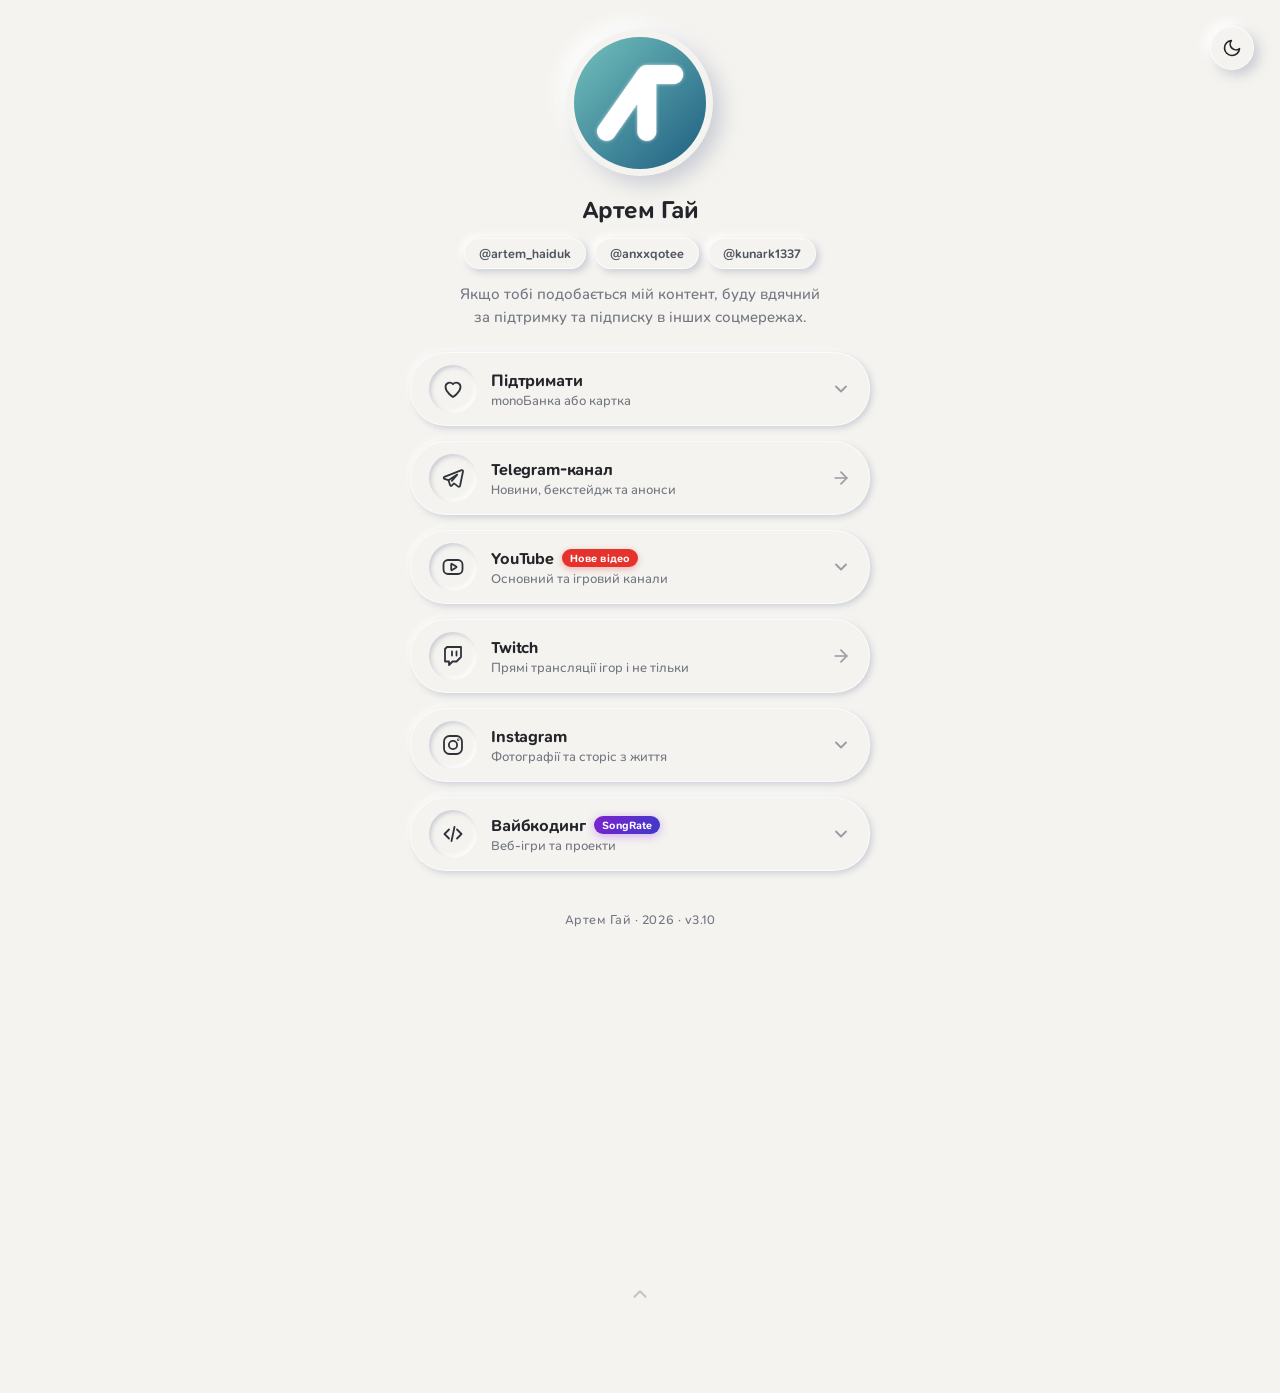
<file: index.html>
<!DOCTYPE html>
<html lang="uk">
<head>
  <meta charset="UTF-8">
  <meta name="viewport" content="width=device-width, initial-scale=1.0, maximum-scale=1.0, user-scalable=no">
  <title>Артем Гай</title>
  <meta name="description" content="Відео, стріми, мемчики та вайбкодинг — YouTube, Telegram, Twitch та Instagram Артема Гая в одному місці.">
  <meta name="theme-color" content="#141517">
  <!-- Тема — до першого кадру: інакше браузер малює спершу системну тему, а потім плавно перемикає на очах -->
  <script>
    (function () {
      var r = document.documentElement, t = null;
      try { t = sessionStorage.getItem('user_manual_theme'); } catch (e) {}
      if (t !== 'light' && t !== 'dark' && t !== 'aqua') t = matchMedia('(prefers-color-scheme: dark)').matches ? 'dark' : 'light';
      r.setAttribute('data-theme', t);
      r.classList.add('is-preload');
      // Переходи між темами вмикаємо лише після перших кадрів
      addEventListener('load', function () { requestAnimationFrame(function () { requestAnimationFrame(function () { r.classList.remove('is-preload'); }); }); });
    })();
  </script>

  <!-- Передогляд посилання (Telegram, Discord, Viber, Facebook, X тощо) -->
  <meta property="og:type" content="website">
  <meta property="og:site_name" content="haiduk.top">
  <meta property="og:locale" content="uk_UA">
  <meta property="og:url" content="https://haiduk.top/">
  <meta property="og:title" content="Артем Гай">
  <meta property="og:description" content="Відео, стріми, мемчики та вайбкодинг — усі мої соцмережі в одному місці.">
  <meta property="og:image" content="https://haiduk.top/img/og-preview.jpg">
  <meta property="og:image:secure_url" content="https://haiduk.top/img/og-preview.jpg">
  <meta property="og:image:type" content="image/jpeg">
  <meta property="og:image:width" content="1200">
  <meta property="og:image:height" content="630">
  <meta property="og:image:alt" content="Артем Гай — YouTube, Telegram, Twitch, Instagram">
  <meta name="twitter:card" content="summary_large_image">
  <meta name="twitter:title" content="Артем Гай">
  <meta name="twitter:description" content="Відео, стріми, мемчики та вайбкодинг — усі мої соцмережі в одному місці.">
  <meta name="twitter:image" content="https://haiduk.top/img/og-preview.jpg">
  <link rel="canonical" href="https://haiduk.top/">
  <script type="application/ld+json">
  {
    "@context": "https://schema.org",
    "@type": "Person",
    "name": "Артем Гай",
    "alternateName": ["Artem Haiduk", "Кунарк", "kunark1337", "anxxqotee"],
    "url": "https://haiduk.top/",
    "image": "https://haiduk.top/img/og-preview.jpg",
    "sameAs": [
      "https://youtube.com/@artem_haiduk",
      "https://t.me/kunark1337",
      "https://twitch.tv/kunark1337",
      "https://instagram.com/anxxqotee999"
    ]
  }
  </script>
  <!-- Іконка на вкладці браузера (Favicon) -->
  <link rel="icon" type="image/png" href="img/favicon.png">
  <link rel="apple-touch-icon" href="img/favicon.png">
  <link rel="preload" href="fonts/sn-pro.woff2" as="font" type="font/woff2" crossorigin>

  <!-- Застосовуємо збережену тему ще до відмальовки, щоб не було "блимання" -->
  <script>
    (function () {
      try {
        var saved = sessionStorage.getItem('user_manual_theme');
        if (saved === 'light' || saved === 'dark' || saved === 'aqua') {
          document.documentElement.setAttribute('data-theme', saved);
        }
      } catch (e) {}
    })();
  </script>

  <style>
    /* Підключення шрифту */
    @font-face {
      font-family: 'SN Pro';
      src: url('fonts/sn-pro.woff2') format('woff2'), url('fonts/sn-pro.ttf') format('truetype');
      font-weight: 100 900;
      font-display: block;
    }

    @font-face {
      font-family: 'Caveat Duk';
      src: url('fonts/caveat-duk.woff2') format('woff2');
      font-weight: 600;
      font-display: block;
    }

    :root {
      /* Поверхні інтерфейсу пасхалки (у темі Aqua — непрозорі) */
      --egg-surface: var(--bg);
      --egg-pressed-bg: var(--text);
      --egg-pressed-fg: var(--bg);
      /* Плавні криві для всіх анімацій */
      --ease-smooth: cubic-bezier(0.22, 1, 0.36, 1);
      --ease-spring: cubic-bezier(0.34, 1.45, 0.64, 1);
      --ease-soft: cubic-bezier(0.4, 0, 0.2, 1);
      --bg: #f4f3ef;
      --text: #23252a;
      --subtext: #737782;
      --shadow-light: #ffffff;
      --shadow-dark: rgba(166, 171, 189, 0.55);
      --card-border: rgba(255, 255, 255, 0.7);
      --icon-bg: #eceae3;
      --icon-fill: #2f3239;
      --tag-bg: #f4f3ef;
      --tag-text: #505460;
      --sub-card-bg: #eceae3;
      --sub-card-hover: #ffffff;
      --copied-bg: #2b824c;
      --copied-text: #ffffff;
      --copied-badge-bg: rgba(255, 255, 255, 0.25);
    }

    @media (prefers-color-scheme: dark) {
      :root:not([data-theme="light"]):not([data-theme="aqua"]) {
        --bg: #141517;
        --text: #f0f1f4;
        --subtext: #8d929f;
        --shadow-light: rgba(255, 255, 255, 0.05);
        --shadow-dark: rgba(0, 0, 0, 0.85);
        --card-border: rgba(255, 255, 255, 0.04);
        --icon-bg: #1a1c1f;
        --icon-fill: #e6e8ee;
        --tag-bg: #141517;
        --tag-text: #a4a9b8;
        --sub-card-bg: #191b1e;
        --sub-card-hover: #22252a;
        --copied-bg: #1e6b3b;
        --copied-text: #ffffff;
        --copied-badge-bg: rgba(255, 255, 255, 0.2);
      }
    }

    [data-theme="dark"] {
      --bg: #141517;
      --text: #f0f1f4;
      --subtext: #8d929f;
      --shadow-light: rgba(255, 255, 255, 0.05);
      --shadow-dark: rgba(0, 0, 0, 0.85);
      --card-border: rgba(255, 255, 255, 0.04);
      --icon-bg: #1a1c1f;
      --icon-fill: #e6e8ee;
      --tag-bg: #141517;
      --tag-text: #a4a9b8;
      --sub-card-bg: #191b1e;
      --sub-card-hover: #22252a;
      --copied-bg: #1e6b3b;
      --copied-text: #ffffff;
      --copied-badge-bg: rgba(255, 255, 255, 0.2);
    }

    [data-theme="light"] {
      --bg: #f4f3ef;
      --text: #23252a;
      --subtext: #737782;
      --shadow-light: #ffffff;
      --shadow-dark: rgba(166, 171, 189, 0.55);
      --card-border: rgba(255, 255, 255, 0.7);
      --icon-bg: #eceae3;
      --icon-fill: #2f3239;
      --tag-bg: #f4f3ef;
      --tag-text: #505460;
      --sub-card-bg: #eceae3;
      --sub-card-hover: #ffffff;
      --copied-bg: #2b824c;
      --copied-text: #ffffff;
      --copied-badge-bg: rgba(255, 255, 255, 0.25);
    }

    /* Тема Aqua */
    [data-theme="aqua"] {
      --bg: transparent;
      --text: #ffffff;
      --subtext: rgba(255, 255, 255, 0.82);
      --shadow-light: rgba(255, 255, 255, 0.22);
      --shadow-dark: rgba(10, 32, 45, 0.55);
      --card-border: rgba(255, 255, 255, 0.35);
      --icon-bg: rgba(255, 255, 255, 0.16);
      --icon-fill: #ffffff;
      --tag-bg: rgba(255, 255, 255, 0.16);
      --tag-text: #ffffff;
      --sub-card-bg: rgba(255, 255, 255, 0.12);
      --sub-card-hover: rgba(255, 255, 255, 0.24);
      --copied-bg: #197278;
      --copied-text: #ffffff;
      --copied-badge-bg: rgba(255, 255, 255, 0.25);
      --egg-surface: rgba(18, 62, 84, 0.94);
      --egg-pressed-bg: #ffffff;
      --egg-pressed-fg: #16425b;
    }

    body {
      background-color: var(--bg);
      color: var(--text);
      font-family: 'SN Pro', -apple-system, BlinkMacSystemFont, "Segoe UI", Roboto, sans-serif;
      min-height: 100vh;
      display: flex;
      flex-direction: column;
      align-items: center;
      padding: 16px 18px 60px;
      overflow-x: hidden;
      position: relative;
    }

    /* Градієнт Aqua — окремий шар, що плавно проявляється (градієнт сам по собі не анімується) */
    body::before {
      content: "";
      position: fixed;
      top: -20vh;
      left: 0;
      right: 0;
      bottom: -20vh;
      z-index: -1;
      pointer-events: none;
      background: linear-gradient(135deg, #16425b 0%, #216383 38%, #3f8f97 70%, #71bfbc 100%);
      background-size: 260% 260%;
      animation: aquaGradientFlow 14s ease infinite alternate;
      opacity: 0;
      transition: opacity 0.7s cubic-bezier(0.25, 1, 0.5, 1);
    }

    [data-theme="aqua"] body {
      /* не прозорий — інакше на мить просвітить білий фон браузера */
      background-color: #1f5a74;
    }

    [data-theme="aqua"] body::before {
      opacity: 1;
      /* Без безкінечного переливання: воно змушувало перераховувати розмиття всіх карток щокадру */
      animation: none;
      background-position: 30% 40%;
    }

    /* ===== Aqua: Frosted Glass замість неоморфізму ===== */
    /* Подвійні "опуклі" тіні перетворюються на одну м'яку тінь під склом */
    [data-theme="aqua"] {
      --shadow-light: rgba(255, 255, 255, 0);
      --shadow-dark: rgba(6, 28, 46, 0.22);
      --glass-sheen: linear-gradient(160deg, rgba(255, 255, 255, 0.30) 0%, rgba(255, 255, 255, 0.10) 32%, rgba(255, 255, 255, 0.04) 62%, rgba(255, 255, 255, 0.14) 100%);
      --glass-rim: linear-gradient(155deg, rgba(255, 255, 255, 0.85) 0%, rgba(255, 255, 255, 0.18) 28%, rgba(255, 255, 255, 0.06) 55%, rgba(255, 255, 255, 0.22) 80%, rgba(255, 255, 255, 0.55) 100%);
    }

    /* Оптимізація: розмиття (найдорожча частина) — лише на зовнішніх елементах, один фільтр без saturate/brightness,
       менший радіус; дрібні елементи всередині карток — просто напівпрозорі (розмиття всередині розмиття дуже дороге) */
    [data-theme="aqua"] .link-card,
    [data-theme="aqua"] .theme-toggle,
    [data-theme="aqua"] .username-badge,
    [data-theme="aqua"] .nested-btn:not([class*="is-highlight"]),
    [data-theme="aqua"] .link-icon-box,
    [data-theme="aqua"] .nested-btn-badge {
      background-color: rgba(255, 255, 255, 0.10) !important;
      background-image: var(--glass-sheen);
      border-color: transparent !important;
      outline-color: transparent !important;
    }

    [data-theme="aqua"] .link-card,
    [data-theme="aqua"] .theme-toggle,
    [data-theme="aqua"] .username-badge {
      backdrop-filter: blur(12px);
      -webkit-backdrop-filter: blur(12px);
    }

    [data-theme="aqua"] .nested-btn-badge,
    [data-theme="aqua"] .nested-btn:not([class*="is-highlight"]) {
      background-color: rgba(255, 255, 255, 0.14) !important;
    }

    /* Іконка — того ж кольору, що й скло картки (форму дають лише тіні) */
    [data-theme="aqua"] .link-icon-box {
      background-color: transparent !important;
      background-image: none;
    }

    [data-theme="aqua"] .username-badge {
      position: relative;
    }

    /* Світлий обідок по краю скла: яскравий згори-зліва, гасне до середини, відблиск знизу-справа */
    [data-theme="aqua"] .link-card::after,
    [data-theme="aqua"] .theme-toggle::after,
    [data-theme="aqua"] .username-badge::after,
    [data-theme="aqua"] .nested-btn:not([class*="is-highlight"])::after,
    [data-theme="aqua"] .link-icon-box::after {
      content: "";
      position: absolute;
      inset: 0;
      border-radius: inherit;
      padding: 1.2px;
      background: var(--glass-rim);
      -webkit-mask: linear-gradient(#000 0 0) content-box, linear-gradient(#000 0 0);
      -webkit-mask-composite: xor;
      mask: linear-gradient(#000 0 0) content-box exclude, linear-gradient(#000 0 0);
      pointer-events: none;
      z-index: 2;
    }

    /* М'яке внутрішнє світіння скла */
    [data-theme="aqua"] .link-card {
      box-shadow:
        0 10px 30px -6px rgba(6, 28, 46, 0.35),
        inset 0 1px 12px rgba(255, 255, 255, 0.10) !important;
    }

    [data-theme="aqua"] .link-card.is-elevated,
    [data-theme="aqua"] .link-card.is-open {
      box-shadow:
        0 16px 38px -8px rgba(6, 28, 46, 0.45),
        inset 0 1px 16px rgba(255, 255, 255, 0.16) !important;
    }

    @media (hover: hover) and (pointer: fine) {
      [data-theme="aqua"] .link-card:hover {
        background-color: rgba(255, 255, 255, 0.14) !important;
      }
    }

    /* Зображення під градієнтом Aqua (35%) */
    .aqua-bg-image {
      position: fixed;
      top: -20vh;
      left: 0;
      right: 0;
      bottom: -20vh;
      z-index: -1;
      pointer-events: none;
      background-position: 62% center;   /* на телефоні в кадр потрапляє стіл з монітором */
      background-size: cover;
      background-repeat: no-repeat;
      opacity: 0;
      transition: opacity 0.7s cubic-bezier(0.25, 1, 0.5, 1);
      will-change: transform;
    }

    [data-theme="aqua"] .aqua-bg-image.is-loaded {
      opacity: 0.35;
    }

    /* Прибираємо підкладку навколо логотипу в темі Aqua */
    [data-theme="aqua"] .avatar-wrapper {
      background: transparent !important;
      box-shadow: none !important;
      border-color: transparent !important;
    }

    [data-theme="aqua"] .avatar-inner {
      background: transparent !important;
    }

    /* Підкладка аватарки змінюється в такт з колом і лого */
    .avatar-wrapper,
    .avatar-inner {
      transition:
        background-color 0.7s cubic-bezier(0.25, 1, 0.5, 1),
        border-color 0.7s cubic-bezier(0.25, 1, 0.5, 1),
        box-shadow 0.7s cubic-bezier(0.25, 1, 0.5, 1) !important;
    }

    @keyframes aquaGradientFlow {
      0% { background-position: 0% 20%; }
      50% { background-position: 100% 80%; }
      100% { background-position: 20% 100%; }
    }

    /* Поки сторінка вантажиться — без переходів кольорів/прозорості (анімації появи працюють як завжди) */
    .is-preload *,
    .is-preload *::before,
    .is-preload *::after {
      transition: none !important;
    }

    /* Числові змінні, які браузер уміє плавно анімувати (глибина іконок) */
    @property --ib-in { syntax: '<number>'; inherits: false; initial-value: 1; }
    @property --ib-out { syntax: '<number>'; inherits: false; initial-value: 0; }

    * {
      box-sizing: border-box;
      margin: 0;
      padding: 0;
      -webkit-tap-highlight-color: transparent;
    }

    /* Текст на сайті не виділяється — окрім нікнеймів */
    body {
      -webkit-user-select: none;
      user-select: none;
      -webkit-touch-callout: none;
    }

    .username-badge,
    .username-badge * {
      -webkit-user-select: text;
      user-select: text;
      -webkit-touch-callout: default;
    }

    body, 
    .theme-toggle, 
    .avatar-wrapper, 
    .avatar-inner, 
    .profile-title, 
    .username-badge, 
    .profile-desc, 
    .link-card, 
    .link-icon-box, 
    .link-icon-masked,
    .link-title, 
    .link-subtitle, 
    .link-arrow, 
    .nested-btn,
    .nested-btn-badge,
    .nested-btn-right,
    .footer {
      transition: 
        color 0.4s cubic-bezier(0.25, 1, 0.5, 1),
        background-color 0.4s cubic-bezier(0.25, 1, 0.5, 1),
        outline-color 0.4s cubic-bezier(0.25, 1, 0.5, 1),
        border-color 0.4s cubic-bezier(0.25, 1, 0.5, 1),
        box-shadow 0.4s cubic-bezier(0.25, 1, 0.5, 1);
    }

    button, input, select, textarea {
      font-family: inherit;
    }

    @media (hover: hover) and (pointer: fine) {
      /* Системний курсор (зокрема "рука" Windows) не показуємо ніде — є свій */
      *, *::before, *::after {
        cursor: none !important;
      }
    }

    #rayCanvas {
      position: fixed;
      top: 0;
      left: 0;
      width: 100vw;
      height: 100vh;
      pointer-events: none;
      z-index: 9999;
    }

    .container {
      width: 100%;
      max-width: 460px;
      display: flex;
      flex-direction: column;
      align-items: center;
      position: relative;
      padding-top: 6px;
      z-index: 2;
    }

    /* Поява блоків */
    .theme-toggle,
    .avatar-wrapper,
    .profile-title,
    .username-badge,
    .profile-desc,
    .link-item-wrapper,
    .footer {
      opacity: 0;
    }

    .container.ready .theme-toggle {
      animation: revealUp 0.8s cubic-bezier(0.16, 1, 0.3, 1) forwards;
      animation-delay: 0.05s;
    }

    .container.ready .avatar-wrapper {
      animation: revealZoom 0.9s cubic-bezier(0.16, 1, 0.3, 1) forwards;
      animation-delay: 0.15s;
    }

    .container.ready .profile-title {
      animation: revealUp 0.8s cubic-bezier(0.16, 1, 0.3, 1) forwards;
      animation-delay: 0.28s;
    }

    .container.ready .username-badge {
      animation: revealUp 0.8s cubic-bezier(0.16, 1, 0.3, 1) forwards;
      animation-delay: calc(0.34s + var(--i, 0) * 0.06s);
    }

    .container.ready .profile-desc {
      animation: revealUp 0.8s cubic-bezier(0.16, 1, 0.3, 1) forwards;
      animation-delay: 0.52s;
    }

    .container.ready .link-item-wrapper {
      animation: revealUp 0.8s cubic-bezier(0.16, 1, 0.3, 1) forwards;
      animation-delay: calc(0.58s + var(--i, 0) * 0.07s);
    }

    /* Aqua: скло не розмивається, поки предок напівпрозорий — тому з'являється сама картка,
       а не її обгортка (інакше матовість "вмикається" стрибком наприкінці появи) */
    [data-theme="aqua"] .link-item-wrapper,
    [data-theme="aqua"] .container.ready .link-item-wrapper {
      opacity: 1;
      animation: none;
    }

    [data-theme="aqua"] .link-card {
      opacity: 0;
    }

    [data-theme="aqua"] .container.ready .link-card {
      animation: glassReveal 0.8s cubic-bezier(0.16, 1, 0.3, 1) forwards;
      animation-delay: calc(0.58s + var(--i, 0) * 0.07s);
    }

    /* Після першої появи — анімації вимкнено (інакше зміна теми програє їх знову) */
    .container.intro-done .link-item-wrapper,
    .container.intro-done .link-card {
      opacity: 1 !important;
    }

    .container.intro-done .link-item-wrapper,
    body:not(.is-disco) .container.intro-done .link-card {
      animation: none !important;
      translate: none;
    }

    @keyframes glassReveal {
      from { opacity: 0; translate: 0 22px; }
      to { opacity: 1; translate: 0 0; }
    }

    .container.ready .footer {
      animation: revealUp 0.8s cubic-bezier(0.16, 1, 0.3, 1) forwards;
      animation-delay: 1.05s;
    }

    /* Після появи знімаємо анімацію, інакше вона "з'їдає" transform
       і ефект натискання (scale) на кнопках не працює */
    .container .is-revealed {
      opacity: 1 !important;
      animation: none !important;
    }

    /* Кнопка зміни теми */
    .theme-toggle {
      position: absolute;
      top: 6px;
      right: 4px;
      z-index: 10;
      background: var(--bg);
      border: 1px solid var(--card-border);
      outline: none;
      width: 42px;
      height: 42px;
      border-radius: 50%;
      display: flex;
      align-items: center;
      justify-content: center;
      color: var(--text);
      box-shadow: 
        5px 5px 12px var(--shadow-dark),
        -5px -5px 12px var(--shadow-light);
      transform: scale(1);
    }

    /* На ПК — у правому верхньому куті вікна, там само, де кнопка закриття пасхалки */
    @media (hover: hover) and (pointer: fine) {
      .theme-toggle {
        position: fixed;
        top: calc(26px + env(safe-area-inset-top, 0px));
        right: 26px;
        width: 44px;
        height: 44px;
      }
      .easter-overlay .egg-close {
        top: calc(26px + env(safe-area-inset-top, 0px));
        right: 26px;
      }
    }

    .theme-toggle:active {
      box-shadow: 
        inset 3px 3px 6px var(--shadow-dark),
        inset -3px -3px 6px var(--shadow-light) !important;
      transform: scale(0.96);
    }

    .theme-toggle svg {
      width: 20px;
      height: 20px;
      stroke: currentColor;
      fill: none;
      stroke-width: 2;
      stroke-linecap: round;
      stroke-linejoin: round;
    }

    /* Аватар */
    .avatar-wrapper {
      position: relative;
      width: 146px;
      height: 146px;
      border-radius: 50%;
      background: var(--bg);
      padding: 7px;
      box-shadow: 
        8px 8px 20px var(--shadow-dark),
        -8px -8px 20px var(--shadow-light);
      margin-top: 8px;
      margin-bottom: 18px;
      user-select: none;
      display: flex;
      align-items: center;
      justify-content: center;
    }

    .avatar-inner {
      width: 132px;
      height: 132px;
      border-radius: 50%;
      overflow: hidden;
      position: relative;
      background: var(--icon-bg);
      display: flex;
      align-items: center;
      justify-content: center;
    }

    .avatar-img {
      position: absolute;
      top: 0;
      left: 0;
      width: 100%;
      height: 100%;
      object-fit: cover;
      display: block;
      transform: none !important;
      will-change: opacity, filter;
    }

    /* Аватар зібраний з двох шарів: бірюзове коло + лого.
       Теми лише плавно міняють прозорість кола і колір лого — без накладання різних картинок. */
    .avatar-bg {
      z-index: 1;
      opacity: 1;
      transition: opacity 0.7s cubic-bezier(0.25, 1, 0.5, 1);
    }

    .avatar-mark {
      z-index: 2;
      filter: brightness(1);
      transition: filter 0.7s cubic-bezier(0.25, 1, 0.5, 1);
    }

    @media (prefers-color-scheme: dark) {
      :root:not([data-theme]) .avatar-mark { filter: brightness(0.1); }
    }

    :root[data-theme="dark"] .avatar-mark { filter: brightness(0.1); }
    :root[data-theme="aqua"] .avatar-bg { opacity: 0; }

    .avatar-placeholder-svg {
      width: 54px;
      height: 54px;
      stroke: var(--subtext);
      fill: none;
      stroke-width: 1.6;
    }

    /* Інфо профілю */
    .profile-info {
      text-align: center;
      margin-bottom: 24px;
      width: 100%;
      padding: 0 10px;
    }

    /* Для гостей з Telegram: синьою ручкою дописується "дук :)" */
    .profile-title .ink-anchor {
      position: relative;
      display: inline-block;
    }

    .ink-note {
      position: absolute;
      left: 100%;
      top: 50%;
      overflow: visible;
      pointer-events: none;
      transform: translate(1px, -46%) rotate(-5deg);
      transform-origin: left center;
      --ink: #1e4fd8;
    }

    [data-theme="dark"] .ink-note { --ink: #5b86ff; }
    [data-theme="aqua"] .ink-note { --ink: #0b2a9e; }

    .ink-note text {
      font-family: 'Caveat Duk', cursive;
      font-weight: 600;
      fill: var(--ink);
    }

    .ink-note .ink-stroke {
      fill: none;
      stroke: #fff;
      stroke-linecap: round;
      stroke-dasharray: 1;
      stroke-dashoffset: 1;
      visibility: hidden;
      animation: inkStroke var(--d, 200ms) cubic-bezier(0.45, 0.05, 0.4, 1) forwards;
    }

    @keyframes inkStroke {
      from { stroke-dashoffset: 1; visibility: visible; }
      to { stroke-dashoffset: 0; visibility: visible; }
    }

    .profile-title {
      font-size: 1.5rem;
      font-weight: 700;
      letter-spacing: -0.02em;
      margin-bottom: 12px;
    }

    .usernames-group {
      display: flex;
      justify-content: center;
      align-items: center;
      flex-wrap: wrap;
      gap: 9px;
      margin-bottom: 14px;
    }

    .username-badge {
      display: inline-flex;
      align-items: center;
      gap: 6px;
      font-size: 0.8rem;
      font-weight: 600;
      color: var(--tag-text);
      background: var(--tag-bg);
      text-decoration: none;
      padding: 6px 14px;
      border-radius: 9999px;
      border: 1px solid var(--card-border);
      box-shadow: 
        3px 3px 7px var(--shadow-dark),
        -3px -3px 7px var(--shadow-light);
    }

    .username-badge,
    .theme-toggle {
      transition: 
        transform 0.6s var(--ease-spring),
        box-shadow 0.6s var(--ease-smooth),
        color 0.4s var(--ease-soft),
        background-color 0.4s var(--ease-soft),
        border-color 0.4s var(--ease-soft);
    }

    .theme-toggle svg {
      transition: transform 0.7s var(--ease-spring);
    }

    @media (hover: hover) and (pointer: fine) {
      .username-badge:hover {
        transform: translateY(-2px);
        box-shadow: 
          5px 6px 12px var(--shadow-dark),
          -4px -4px 10px var(--shadow-light);
      }
      .theme-toggle:hover {
        transform: translateY(-2px);
      }
      .theme-toggle:hover svg {
        transform: rotate(-18deg) scale(1.08);
      }
    }

    .username-badge:active {
      transform: scale(0.96);
      box-shadow: 
        inset 2px 2px 4px var(--shadow-dark),
        inset -2px -2px 4px var(--shadow-light) !important;
    }

    .profile-desc {
      font-size: 0.94rem;
      font-weight: 400;
      line-height: 1.5;
      color: var(--subtext);
      max-width: 360px;
      margin: 0 auto;
    }

    /* Список кнопок */
    .links-list {
      width: 100%;
      display: flex;
      flex-direction: column;
      gap: 15px;
    }

    .link-item-wrapper {
      width: 100%;
    }

    /* ОСНОВНА КНОПКА */
    .link-card {
      width: 100%;
      display: flex;
      flex-direction: column;
      padding: 12px 18px;
      border-radius: 36px;
      background: var(--bg);
      text-decoration: none;
      color: inherit;
      position: relative;
      border: 1px solid var(--card-border);
      user-select: none;
      overflow: hidden;
      transform: translate3d(0, 0, 0);
      backface-visibility: hidden;
      
      box-shadow: 
        2px 2px 6px var(--shadow-dark),
        -2px -2px 6px var(--shadow-light);

      transition: 
        transform 0.7s var(--ease-smooth),
        box-shadow 0.7s var(--ease-smooth),
        border-color 0.6s var(--ease-soft),
        background-color 0.6s var(--ease-soft);
      will-change: transform, box-shadow;
    }

    /* Натискання — м'яке "втискання" картки */
    .link-card:not(.is-open):active,
    .link-card.is-open .link-main-row:active .link-icon-box {
      transition-duration: 0.18s;
    }

    .link-card:not(.is-open):active {
      transform: translateY(0) scale(0.985) !important;
      box-shadow: 
        1px 1px 3px var(--shadow-dark),
        -1px -1px 3px var(--shadow-light) !important;
    }

    .link-main-row {
      width: 100%;
      display: flex;
      align-items: center;
      outline: none;
    }

    .link-card:focus-visible,
    .link-main-row:focus-visible,
    .nested-btn:focus-visible,
    .username-badge:focus-visible,
    .theme-toggle:focus-visible,
    .insta-preview-card:focus-visible {
      outline: 2px solid var(--subtext);
      outline-offset: 3px;
    }

    .link-icon-box {
      width: 48px;
      height: 48px;
      min-width: 48px;
      border-radius: 50%;
      background: var(--bg);   /* той самий колір, що й у кнопки — іконка "видавлена" з неї */
      display: flex;
      align-items: center;
      justify-content: center;
      margin-right: 14px;
      position: relative;
      overflow: hidden;
      transform: translate3d(0, 0, 0) scale(1);

      /* Глибина іконки — дві окремі величини: --ib-in (наскільки втиснута) і --ib-out (наскільки висунута).
         Вони змінюються ПО ЧЕРЗІ: спершу зникає ямка, кнопка стає врівень, і лише тоді з'являється випуклість
         (а при поверненні — навпаки). */
      --ib-in: 1;
      --ib-out: 0;
      box-shadow:
        inset calc(2px * var(--ib-in)) calc(2px * var(--ib-in)) calc(4px * var(--ib-in)) var(--shadow-dark),
        inset calc(-2px * var(--ib-in)) calc(-2px * var(--ib-in)) calc(4px * var(--ib-in)) var(--shadow-light),
        calc(3px * var(--ib-out)) calc(4px * var(--ib-out)) calc(9px * var(--ib-out)) var(--shadow-dark),
        calc(-3px * var(--ib-out)) calc(-3px * var(--ib-out)) calc(8px * var(--ib-out)) var(--shadow-light);
      /* Без збільшення: випуклість дають лише тіні */
      transform: translate3d(0, 0, 0);

      /* Повернення: спершу ховається випуклість, потім проступає ямка */
      transition:
        --ib-out 0.12s cubic-bezier(0.55, 0, 1, 0.45),
        --ib-in 0.14s cubic-bezier(0, 0.55, 0.45, 1) 0.12s,
        background-color 0.6s var(--ease-soft);
      will-change: transform, box-shadow;
    }

    .link-icon-masked {
      width: 24px;
      height: 24px;
      background-color: var(--icon-fill);
      -webkit-mask-size: contain;
      mask-size: contain;
      -webkit-mask-position: center;
      mask-position: center;
      -webkit-mask-repeat: no-repeat;
      mask-repeat: no-repeat;
      display: block;
      transform: translate3d(0, 0, 0);
      transition: 
        transform 0.8s var(--ease-spring),
        background-color 0.6s var(--ease-soft);
    }

    .link-content {
      display: flex;
      flex-direction: column;
      flex-grow: 1;
      min-width: 0;
    }

    .link-title {
      font-size: 1.02rem;
      font-weight: 700;
      color: var(--text);
      white-space: nowrap;
      overflow: hidden;
      text-overflow: ellipsis;
      letter-spacing: -0.01em;
    }

    .link-subtitle {
      font-size: 0.82rem;
      font-weight: 400;
      color: var(--subtext);
      margin-top: 1px;
      white-space: nowrap;
      overflow: hidden;
      text-overflow: ellipsis;
    }

    .link-arrow {
      width: 20px;
      height: 20px;
      margin-left: 10px;
      color: var(--subtext);
      opacity: 0.7;
      transition: transform 0.7s var(--ease-spring), opacity 0.5s var(--ease-soft), color 0.6s var(--ease-soft);
      flex-shrink: 0;
    }

    /* Випуклий стан на телефоні під час гортання */
    .link-card.is-elevated {
      transform: translateY(-2px);
      border-color: rgba(255, 255, 255, 0.25);
      box-shadow: 
        9px 11px 24px var(--shadow-dark),
        -9px -11px 24px var(--shadow-light);
    }

    .link-card.is-elevated .link-icon-masked {
      transform: scale(1.08) rotate(-6deg);
    }

    .link-card.is-elevated .link-icon-box {
      --ib-in: 0;
      --ib-out: 1;
      /* Виринання: спершу зникає ямка, потім з'являється випуклість */
      transition:
        --ib-in 0.12s cubic-bezier(0.55, 0, 1, 0.45),
        --ib-out 0.14s cubic-bezier(0, 0.55, 0.45, 1) 0.12s,
        background-color 0.6s var(--ease-soft);
    }

    .link-card.is-elevated .link-arrow {
      opacity: 1;
      transform: translateX(3px);
    }

    .link-card.is-elevated .link-subtitle {
      color: var(--text);
    }

    /* Hover на ПК */
    @media (hover: hover) and (pointer: fine) {
      .link-card:not(.is-open):hover {
        transform: translateY(-3px);
        border-color: rgba(255, 255, 255, 0.25);
        box-shadow: 
          8px 10px 22px var(--shadow-dark),
          -8px -10px 22px var(--shadow-light);
      }
      .link-card:not(.is-open):hover .link-icon-masked {
        transform: scale(1.1) rotate(-7deg);
      }
      .link-card:hover .link-subtitle {
        color: var(--text);
      }
      .link-card:not(.is-open):hover .link-icon-box {
        --ib-in: 0;
        --ib-out: 1;
        transition:
          --ib-in 0.12s cubic-bezier(0.55, 0, 1, 0.45),
          --ib-out 0.14s cubic-bezier(0, 0.55, 0.45, 1) 0.12s,
          background-color 0.6s var(--ease-soft);
      }
      .link-card:not(.is-open):hover .link-arrow {
        opacity: 1;
        transform: translateX(3px);
      }
    }

    /* Стан розкритої кнопки */
    .link-card.is-open {
      border-color: rgba(255, 255, 255, 0.28);
      box-shadow: 
        7px 9px 20px var(--shadow-dark),
        -7px -9px 20px var(--shadow-light);
      transform: translateY(-1px);
    }


    .link-card.is-open .link-arrow {
      transform: rotate(180deg) !important;
      opacity: 1;
    }

    /* ВНУТРІШНІЙ БЛОК */
    .inner-tray {
      display: grid;
      grid-template-rows: 0fr;
      transition: grid-template-rows 0.6s var(--ease-smooth);
      width: 100%;
      transform: translate3d(0, 0, 0);
      backface-visibility: hidden;
      will-change: grid-template-rows;
    }

    .link-card.is-open .inner-tray {
      grid-template-rows: 1fr;
    }

    .inner-tray-content {
      overflow: hidden;
      display: flex;
      flex-direction: column;
      gap: 10px;
      padding: 0 10px;
      transition: padding-top 0.6s var(--ease-smooth), padding-bottom 0.6s var(--ease-smooth);
      transform: translate3d(0, 0, 0);
      backface-visibility: hidden;
    }

    .link-card.is-open .inner-tray-content {
      padding: 14px 10px 14px;
    }

    /* Кнопки не стискаються, поки картка розкривається (інакше підсвічена з overflow:hidden сплющується) */
    .inner-tray-content > * {
      flex-shrink: 0;
    }

    /* МЕНШІ КНОПКИ */
    .nested-btn {
      width: 100%;
      display: flex;
      align-items: center;
      justify-content: space-between;
      gap: 10px;
      padding: 10px 16px;
      border-radius: 20px;
      background-color: var(--sub-card-bg);
      border: none !important;
      outline: 1px solid var(--card-border);
      outline-offset: -1px;
      color: var(--text);
      text-decoration: none;
      font-size: 0.88rem;
      font-weight: 600;
      transform: translate3d(0, -10px, 0);
      backface-visibility: hidden;
      will-change: transform, opacity;
      
      box-shadow: 
        2px 2px 5px var(--shadow-dark),
        -2px -2px 5px var(--shadow-light);

      opacity: 0;
      transition: 
        transform 0.55s var(--ease-smooth),
        opacity 0.4s var(--ease-soft),
        background-color 0.4s var(--ease-soft),
        outline-color 0.4s var(--ease-soft),
        box-shadow 0.5s var(--ease-smooth) !important;
    }

    .link-card.is-open .nested-btn {
      opacity: 1;
      transform: translate3d(0, 0, 0);
      transition-delay: calc(0.06s + var(--n, 0) * 0.06s), calc(0.06s + var(--n, 0) * 0.06s), 0s, 0s, 0s !important;
    }

    @media (hover: hover) and (pointer: fine) {
      .nested-btn:hover {
        transform: translate3d(0, -2px, 0) !important;
        transition-delay: 0s !important;
        background-color: var(--sub-card-hover) !important;
        outline-color: rgba(255, 255, 255, 0.45);
        box-shadow: 
          3px 4px 10px var(--shadow-dark),
          -3px -4px 10px var(--shadow-light) !important;
      }
      .nested-btn:hover .nested-btn-right {
        color: var(--text);
      }
      .nested-btn:hover .nested-btn-badge {
        outline-color: rgba(255, 255, 255, 0.5);
      }
    }

    .nested-btn:active {
      transform: translate3d(0, 0, 0) scale(0.98) !important;
      outline-color: var(--card-border);
      box-shadow: 
        inset 2px 2px 5px var(--shadow-dark),
        inset -2px -2px 5px var(--shadow-light) !important;
      transition: transform 0.15s var(--ease-soft), box-shadow 0.15s var(--ease-soft) !important;
    }

    .nested-action-icon {
      transition: transform 0.5s var(--ease-spring), stroke 0.3s ease;
    }

    @media (hover: hover) and (pointer: fine) {
      .nested-btn:hover .nested-action-icon {
        transform: translate(2px, -2px);
      }
    }

    .nested-btn-left {
      display: flex;
      align-items: center;
      gap: 8px;
    }

    .nested-btn-badge {
      font-size: 0.72rem;
      padding: 2px 7px;
      border-radius: 10px;
      background-color: var(--tag-bg);
      color: var(--subtext);
      font-weight: 500;
      border: none !important;
      outline: 1px solid var(--card-border);
      outline-offset: -1px;
      transition: outline-color 0.3s ease, color 0.3s ease, background-color 0.3s ease;
    }

    /* Плашка "Нове відео" */
    .link-title-row {
      display: flex;
      align-items: center;
      gap: 8px;
      min-width: 0;
    }

    .new-pill {
      flex-shrink: 0;
      font-size: 0.68rem;
      font-weight: 700;
      line-height: 1;
      padding: 4px 8px;
      border-radius: 10px;
      background-color: #e5322d;
      color: #ffffff;
      letter-spacing: 0.01em;
      white-space: nowrap;
      box-shadow: 0 2px 6px rgba(229, 50, 45, 0.35);
      transition: opacity 0.4s var(--ease-soft), transform 0.6s var(--ease-spring);
      animation: pillGlow 2.6s var(--ease-soft) infinite;
    }

    @keyframes pillGlow {
      0%, 100% { box-shadow: 0 2px 6px rgba(229, 50, 45, 0.35), 0 0 0 0 rgba(229, 50, 45, 0.35); }
      50% { box-shadow: 0 2px 6px rgba(229, 50, 45, 0.35), 0 0 0 5px rgba(229, 50, 45, 0); }
    }

    .link-card .nested-btn .new-pill {
      transform: scale(0.6);
      opacity: 0;
    }

    .link-card.is-open .nested-btn .new-pill {
      transform: scale(1);
      opacity: 1;
      transition-delay: 0.25s;
    }

    /* Всередині — стікер у куті кнопки, щоб не ламати рядок */
    .nested-btn {
      position: relative;
    }

    .nested-btn .new-pill {
      position: absolute;
      top: -7px;
      right: 14px;
      font-size: 0.64rem;
      padding: 3px 7px;
    }

    /* Фіолетова плашка (SongRate) — градієнт, що переливається */
    .new-pill.is-purple {
      background: linear-gradient(120deg, #7e22ce, #4338ca, #a21caf, #7e22ce);
      background-size: 300% 100%;
      box-shadow: 0 2px 10px rgba(168, 85, 247, 0.45);
      animation: purpleFlow 4s linear infinite, purpleGlow 2.6s var(--ease-soft) infinite;
    }

    @keyframes purpleGlow {
      0%, 100% { box-shadow: 0 2px 10px rgba(168, 85, 247, 0.45), 0 0 0 0 rgba(168, 85, 247, 0.4); }
      50% { box-shadow: 0 2px 10px rgba(168, 85, 247, 0.45), 0 0 0 5px rgba(168, 85, 247, 0); }
    }

    /* Підсвічена кнопка у відкритій картці (SongRate — фіолетова, Основний канал — червона).
       Світіння компактне, щоб уміщалося у відступи картки і не обрізалось. */
    .nested-btn.is-highlight-purple {
      --hl-1: rgba(107, 33, 168, 0.88);
      --hl-2: rgba(55, 48, 163, 0.86);
      --hl-3: rgba(134, 25, 143, 0.88);
      --hl-line: rgba(192, 132, 252, 0.8);
      --hl-glow: rgba(168, 85, 247, 0.7);
    }

    .nested-btn.is-highlight-red {
      --hl-1: rgba(153, 27, 27, 0.88);
      --hl-2: rgba(159, 18, 57, 0.86);
      --hl-3: rgba(154, 52, 18, 0.88);
      --hl-line: rgba(252, 165, 165, 0.8);
      --hl-glow: rgba(239, 68, 68, 0.7);
    }

    .nested-btn.is-highlight-purple,
    .nested-btn.is-highlight-red {
      position: relative;
      isolation: isolate;
      overflow: hidden;
    }

    .nested-btn.is-highlight-purple::before,
    .nested-btn.is-highlight-red::before {
      content: "";
      position: absolute;
      inset: 0;
      z-index: -1;
      border-radius: inherit;
      background: linear-gradient(120deg, var(--hl-1), var(--hl-2), var(--hl-3), var(--hl-1));
      background-size: 300% 100%;
      opacity: 0;
      /* З'являється разом з самою кнопкою (та сама затримка і тривалість), а не окремим кроком */
      transition: opacity 0.55s var(--ease-smooth);
      animation: purpleFlow 5s linear infinite;
    }

    .link-card.is-open .nested-btn.is-highlight-purple::before,
    .link-card.is-open .nested-btn.is-highlight-red::before {
      transition-delay: calc(0.06s + var(--n, 0) * 0.06s);
    }

    .link-card.is-open .nested-btn.is-highlight-purple::before,
    .link-card.is-open .nested-btn.is-highlight-red::before {
      opacity: 1;
    }

    .link-card.is-open .nested-btn.is-highlight-purple,
    .link-card.is-open .nested-btn.is-highlight-red {
      outline-color: var(--hl-line) !important;
      color: #fff;
      animation: hlGlow 2.8s var(--ease-soft) 0.6s infinite;
    }

    .link-card.is-open .nested-btn.is-highlight-purple .nested-btn-badge,
    .link-card.is-open .nested-btn.is-highlight-red .nested-btn-badge {
      background-color: rgba(255, 255, 255, 0.18);
      color: #fff;
      outline-color: rgba(255, 255, 255, 0.35);
    }

    .link-card.is-open .nested-btn.is-highlight-purple .nested-btn-right,
    .link-card.is-open .nested-btn.is-highlight-red .nested-btn-right {
      color: rgba(255, 255, 255, 0.9);
    }

    /* Зовнішнє сяйво не ширше ~8px (вміщається у відступ), плюс внутрішнє */
    @keyframes hlGlow {
      0%, 100% { box-shadow: 0 0 6px -1px var(--hl-glow), inset 0 0 10px rgba(255, 255, 255, 0.06); }
      50% { box-shadow: 0 0 10px 0 var(--hl-glow), inset 0 0 18px rgba(255, 255, 255, 0.16); }
    }

    /* На закритій картці плашка видна, при відкритті переїжджає всередину */
    .link-card.is-open .link-main-row .new-pill {
      opacity: 0;
      transform: scale(0.85);
    }

    .nested-btn-right {
      font-size: 0.78rem;
      color: var(--subtext);
      display: flex;
      align-items: center;
      gap: 6px;
      transition: color 0.3s ease;
    }

    .nested-action-icon {
      width: 14px;
      height: 14px;
      stroke: currentColor;
      fill: none;
      stroke-width: 2;
      stroke-linecap: round;
      stroke-linejoin: round;
      flex-shrink: 0;
      display: inline-block;
      vertical-align: middle;
    }

    /* Стан скопійовано */
    .nested-btn.copied {
      background-color: var(--copied-bg) !important;
      color: var(--copied-text) !important;
      outline-color: transparent !important;
      box-shadow: 2px 2px 6px var(--shadow-dark) !important;
    }

    .nested-btn.copied .nested-btn-badge {
      background-color: var(--copied-badge-bg) !important;
      color: #ffffff !important;
      outline-color: rgba(255, 255, 255, 0.3) !important;
    }

    .nested-btn.copied .nested-btn-right {
      color: #ffffff !important;
    }

    .nested-btn.copied .nested-action-icon {
      stroke: #ffffff !important;
    }

    /* Галерея Instagram: без обрізання тіней та підйому */
    .insta-gallery-grid {
      display: grid;
      grid-template-columns: repeat(3, 1fr);
      gap: 10px;
      width: 100%;
      padding: 4px 6px 8px; /* Запас для вільного розсіювання тіней */
      box-sizing: border-box;
    }

    .insta-preview-card {
      position: relative;
      aspect-ratio: 1 / 1;
      border-radius: 18px;
      overflow: hidden;
      background: var(--sub-card-bg);
      border: 1px solid var(--card-border);
      box-shadow: 
        2px 2px 6px var(--shadow-dark),
        -2px -2px 6px var(--shadow-light);
      display: block;
      text-decoration: none;
      transform: translate3d(0, -6px, 0);
      opacity: 0;
      transition: 
        transform 0.6s var(--ease-smooth),
        box-shadow 0.6s var(--ease-smooth),
        border-color 0.5s var(--ease-soft),
        opacity 0.45s var(--ease-soft);
    }

    .link-card.is-open .insta-preview-card {
      transform: translate3d(0, 0, 0);
      opacity: 1;
    }

    .link-card.is-open .insta-preview-card:nth-child(1) { transition-delay: 0.06s; }
    .link-card.is-open .insta-preview-card:nth-child(2) { transition-delay: 0.12s; }
    .link-card.is-open .insta-preview-card:nth-child(3) { transition-delay: 0.18s; }
    .link-card.is-open .insta-preview-card:hover { transition-delay: 0s; }

    .insta-preview-img {
      width: 100%;
      height: 100%;
      object-fit: cover;
      display: block;
      transition: transform 0.9s var(--ease-smooth);
      color-interpolation-filters: sRGB;
    }

    @media (hover: hover) and (pointer: fine) {
      .insta-preview-card:hover {
        transform: translate3d(0, -2px, 0) !important;
        border-color: rgba(255, 255, 255, 0.5) !important;
        box-shadow: 
          3px 5px 12px var(--shadow-dark),
          -3px -5px 12px var(--shadow-light) !important;
      }
      .insta-preview-card:hover .insta-preview-img {
        transform: scale(1.08);
      }
    }

    .insta-profile-btn {
      width: 100%;
      margin-top: 2px;
    }

    .footer {
      margin-top: 40px;
      font-size: 0.8rem;
      color: var(--subtext);
      letter-spacing: 0.04em;
      text-align: center;
    }

    /* ПАСХАЛКА: потягни пальцем угору в самому низу сторінки */
    .easter-spacer {
      width: 100%;
      min-height: 45vh;
      display: flex;
      align-items: flex-end;
      justify-content: center;
      padding-bottom: calc(28px + env(safe-area-inset-bottom, 0px));
      pointer-events: none;
      user-select: none;
    }

    /* Ледь помітна стрілочка-підказка без тексту */
    .easter-chevron {
      width: 22px;
      height: 22px;
      stroke: var(--subtext);
      fill: none;
      stroke-width: 2;
      stroke-linecap: round;
      stroke-linejoin: round;
      opacity: 0.4;
      animation: chevronNudge 2.4s var(--ease-soft) infinite;
    }

    @keyframes chevronNudge {
      0%, 60%, 100% { transform: translateY(0); }
      30% { transform: translateY(-6px); }
    }

    /* Кільце прогресу — фіксоване, тож сторінка під ним не смикається */
    .pull-ring {
      position: fixed;
      left: 50%;
      bottom: calc(36px + env(safe-area-inset-bottom, 0px));
      width: 68px;
      height: 68px;
      margin-left: -34px;
      border-radius: 50%;
      background: var(--egg-surface);
      box-shadow: 
        5px 5px 14px var(--shadow-dark),
        -5px -5px 14px var(--shadow-light);
      display: flex;
      align-items: center;
      justify-content: center;
      z-index: 50;
      pointer-events: none;
      opacity: 0;
      transform: translateY(30px) scale(0.6);
      transition: opacity 0.35s var(--ease-soft), transform 0.5s var(--ease-spring);
    }

    .pull-ring.is-dragging {
      transition: none;
    }

    .pull-ring-svg {
      position: absolute;
      inset: 0;
      width: 100%;
      height: 100%;
      transform: rotate(-90deg);
    }

    .pull-ring-track {
      fill: none;
      stroke: var(--subtext);
      stroke-width: 2.2;
      stroke-dasharray: 3 5;
      stroke-linecap: round;
      opacity: 0.55;
    }

    .pull-ring-fill {
      fill: none;
      stroke: var(--text);
      stroke-width: 3.2;
      stroke-linecap: round;
    }

    .pull-ring-arrow {
      width: 22px;
      height: 22px;
      stroke: var(--text);
      fill: none;
      stroke-width: 2.2;
      stroke-linecap: round;
      stroke-linejoin: round;
      position: relative;
    }

    .pull-ring.is-done {
      animation: ringPop 0.45s var(--ease-spring) forwards;
    }

    @keyframes ringPop {
      0%   { opacity: 1; transform: scale(1); }
      40%  { opacity: 1; transform: scale(1.25); }
      100% { opacity: 0; transform: scale(0.4); }
    }

    /* Шар з картинкою поверх сторінки */
    .easter-overlay {
      position: fixed;
      inset: 0;
      z-index: 9000;
      display: flex;
      align-items: center;
      justify-content: center;
      padding: 24px 18px;
      background: rgba(0, 0, 0, 0.45);
      backdrop-filter: blur(10px);
      -webkit-backdrop-filter: blur(10px);
      opacity: 0;
      visibility: hidden;
      transition: opacity 0.35s var(--ease-soft), visibility 0s linear 0.35s;
    }

    .easter-overlay.is-open {
      opacity: 1;
      visibility: visible;
      transition: opacity 0.35s var(--ease-soft), visibility 0s;
    }

    .easter-overlay {
      flex-direction: column;
      gap: 22px;
    }

    /* Бульбашка з фразою з тг-каналу */
    .easter-quote {
      position: relative;
      max-width: min(420px, 100%);
      min-height: 1px;
      padding: 12px 18px;
      border-radius: 22px;
      background: var(--egg-surface);
      color: var(--text);
      font-size: 1rem;
      font-weight: 700;
      line-height: 1.35;
      text-align: center;
      overflow-wrap: anywhere;
      border: 1px solid var(--card-border);
      box-shadow: 
        6px 8px 20px rgba(0, 0, 0, 0.35),
        -3px -3px 10px var(--shadow-light);
      opacity: 0;
      transform: translateY(14px) scale(0.6);
      transform-origin: 50% 100%;
      transition: opacity 0.25s var(--ease-soft), transform 0.3s var(--ease-smooth);
      pointer-events: none;
      z-index: 3;
    }

    [data-theme="aqua"] .easter-quote,
    [data-theme="aqua"] .egg3d-toggle,
    [data-theme="aqua"] .egg-trophies-card,
    [data-theme="aqua"] .egg-toast {
      backdrop-filter: blur(14px);
      -webkit-backdrop-filter: blur(14px);
    }

    /* Хвостик бульбашки */
    .easter-quote::after {
      content: "";
      position: absolute;
      left: 50%;
      bottom: -8px;
      width: 16px;
      height: 16px;
      margin-left: -8px;
      background: var(--egg-surface);
      border-right: 1px solid var(--card-border);
      border-bottom: 1px solid var(--card-border);
      transform: rotate(45deg);
      border-bottom-right-radius: 4px;
    }

    .easter-quote.is-shown {
      opacity: 1;
      animation: quotePop 0.55s var(--ease-spring) both;
    }

    @keyframes quotePop {
      0%   { opacity: 0; transform: translateY(14px) scale(0.5, 0.3); }
      45%  { opacity: 1; transform: translateY(-4px) scale(1.12, 0.9); }
      70%  { transform: translateY(0) scale(0.95, 1.06); }
      100% { opacity: 1; transform: translateY(0) scale(1); }
    }

    /* ===== 3D-РЕЖИМ ПАСХАЛКИ ===== */
    /* 3D-режим (WebGL): полотно на весь екран під фразою та кнопкою */
    .egg3d-canvas {
      position: fixed;
      inset: 0;
      /* Рівно видима частина екрана (100vh на телефоні більше за неї — сцена розтягувалась,
         і дотики внизу "промахувались" повз телефон) */
      width: 100%;
      height: 100%;
      z-index: 1;
      opacity: 0;
      visibility: hidden;
      touch-action: none;
      transition: opacity 0.3s var(--ease-soft), visibility 0s linear 0.3s;
    }

    .easter-overlay.is-3d .egg3d-canvas {
      opacity: 1;
      visibility: visible;
      transition: opacity 0.3s var(--ease-soft), visibility 0s;
    }

    .easter-overlay.is-3d .easter-bounce {
      visibility: hidden;
    }

    .egg3d-toggle.is-loading svg {
      animation: eggSpin 0.8s linear infinite;
    }

    @keyframes eggSpin {
      to { transform: rotate(360deg); }
    }

    .egg3d-toggle {
      position: relative;
      z-index: 3;
      display: inline-flex;
      align-items: center;
      gap: 8px;
      padding: 10px 18px;
      border-radius: 9999px;
      border: 1px solid var(--card-border);
      background: var(--egg-surface);
      color: var(--text);
      font-size: 0.9rem;
      font-weight: 700;
      letter-spacing: 0.02em;
      box-shadow: 
        5px 5px 14px rgba(0, 0, 0, 0.35),
        -3px -3px 10px var(--shadow-light);
      transition: transform 0.5s var(--ease-spring), box-shadow 0.4s var(--ease-smooth), background-color 0.4s var(--ease-soft), color 0.4s var(--ease-soft);
    }

    .egg3d-toggle svg {
      width: 18px;
      height: 18px;
      fill: none;
      stroke: currentColor;
      stroke-width: 1.8;
      stroke-linecap: round;
      stroke-linejoin: round;
      transition: transform 0.8s var(--ease-spring);
    }

    .egg3d-toggle[aria-pressed="true"] {
      background: var(--egg-pressed-bg);
      color: var(--egg-pressed-fg);
    }

    #egg3dToggle[aria-pressed="true"] svg {
      transform: rotate(180deg);
    }

    .egg3d-toggle:active {
      transform: scale(0.94);
    }

    .easter-bounce {
      position: relative;
      z-index: 1;
      width: 100%;
      max-width: 460px;
      opacity: 0;
      transform-origin: 50% 100%;
    }

    /* Смішна поява: вилітає, розплющується, витягується і трясеться як желе */
    .easter-overlay.is-open .easter-bounce {
      opacity: 1;
      animation: easterBoing 1.4s cubic-bezier(0.3, 0.7, 0.4, 1) both;
    }

    @keyframes easterBoing {
      0%   { opacity: 0; transform: translateY(120px) scale(0.3, 1.6); }
      22%  { opacity: 1; transform: translateY(-30px) scale(0.75, 1.35); }
      36%  { transform: translateY(0) scale(1.45, 0.55); }
      50%  { transform: translateY(-12px) scale(0.8, 1.25); }
      63%  { transform: translateY(0) scale(1.18, 0.86); }
      75%  { transform: scale(0.93, 1.08) rotate(-2deg); }
      86%  { transform: scale(1.04, 0.97) rotate(1.5deg); }
      100% { opacity: 1; transform: scale(1, 1) rotate(0); }
    }

    .easter-img {
      touch-action: none;
      will-change: transform;
      -webkit-user-drag: none;
      user-select: none;
      width: 100%;
      height: auto;
      display: block;
      border-radius: 28px;
      border: 1px solid var(--card-border);
      box-shadow: 
        8px 10px 22px var(--shadow-dark),
        -8px -10px 22px var(--shadow-light);
    }

    /* ===== РОЗВАГИ ПАСХАЛКИ ===== */
    .easter-puff,
    .easter-fly {
      transform-origin: 50% 50%;
    }

    .easter-fly {
      will-change: transform;
    }

    /* Під час польоту картка над кнопками і фразою */
    .easter-overlay.is-throwing .easter-bounce {
      z-index: 4;
    }

    /* Надування: дрижить сильніше з кожним рівнем */
    .easter-puff.is-inflating {
      animation: puffTremble 0.12s linear infinite;
      transition: scale 0.25s cubic-bezier(0.34, 1.6, 0.64, 1), filter 0.25s ease;
    }

    .easter-puff {
      transition: scale 0.5s var(--ease-spring), filter 0.5s ease;
    }

    @keyframes puffTremble {
      0%   { translate: 0 0; }
      25%  { translate: var(--amp, 0px) calc(var(--amp, 0px) * -0.6); }
      50%  { translate: calc(var(--amp, 0px) * -1) calc(var(--amp, 0px) * 0.8); }
      75%  { translate: calc(var(--amp, 0px) * 0.7) var(--amp, 0px); }
      100% { translate: 0 0; }
    }

    .easter-puff.is-popping {
      animation: puffPop 0.32s cubic-bezier(0.5, 0, 0.75, 0) forwards;
    }

    @keyframes puffPop {
      0%   { scale: var(--s, 1.8); opacity: 1; }
      35%  { scale: calc(var(--s, 1.8) * 1.22); opacity: 1; }
      100% { scale: 0.05; opacity: 0; }
    }

    .easter-puff.is-reforming {
      animation: puffReform 0.9s cubic-bezier(0.3, 0.7, 0.4, 1) both;
    }

    @keyframes puffReform {
      0%   { scale: 0.1; opacity: 0; }
      35%  { scale: 1.25 0.75; opacity: 1; }
      55%  { scale: 0.85 1.18; }
      75%  { scale: 1.07 0.94; }
      100% { scale: 1; opacity: 1; }
    }

    /* Спалах вибуху */
    .egg-flash {
      position: fixed;
      inset: 0;
      z-index: 5;
      pointer-events: none;
      opacity: 0;
      background: radial-gradient(circle at 50% 50%, rgba(255, 245, 200, 0.95), rgba(255, 150, 40, 0.55) 35%, rgba(255, 60, 0, 0) 70%);
    }

    .egg-flash.is-boom {
      animation: eggFlash 0.7s ease-out forwards;
    }

    @keyframes eggFlash {
      0% { opacity: 0; scale: 0.4; }
      12% { opacity: 1; scale: 1.1; }
      100% { opacity: 0; scale: 1.6; }
    }

    /* Струс екрана від вибуху */
    .easter-overlay.is-boom {
      animation: eggBoomShake 0.55s linear;
    }

    @keyframes eggBoomShake {
      0%, 100% { translate: 0 0; }
      10% { translate: -14px 8px; }
      20% { translate: 12px -10px; }
      30% { translate: -10px -6px; }
      40% { translate: 9px 9px; }
      55% { translate: -6px 4px; }
      70% { translate: 4px -3px; }
      85% { translate: -2px 2px; }
    }

    /* Кнопка "Кидання" вимкнена в 3D */
    .easter-overlay.is-3d .egg-launch {
      opacity: 0.4;
      pointer-events: none;
    }

    /* Секрет: глітч-режим */
    body.is-glitch .container {
      animation: glitchJitter 0.12s steps(2) infinite;
    }

    body.is-glitch .profile-title,
    body.is-glitch .link-title {
      text-shadow: 2px 0 #ff2d6f, -2px 0 #22e1ff;
    }

    body.is-glitch {
      animation: glitchHue 0.6s steps(3) infinite;
    }

    @keyframes glitchJitter {
      0% { translate: 0 0; }
      50% { translate: -3px 1px; }
      100% { translate: 2px -1px; }
    }

    @keyframes glitchHue {
      0% { filter: none; }
      33% { filter: hue-rotate(90deg) saturate(1.6); }
      66% { filter: invert(0.08) hue-rotate(-60deg); }
      100% { filter: none; }
    }

    /* Секрет: дискотека */
    body.is-disco .link-card {
      animation: discoCard 0.5s ease-in-out infinite alternate;
    }

    body.is-disco .link-item-wrapper:nth-child(odd) .link-card {
      animation-delay: 0.25s;
    }

    /* Фільтр не на body: інакше "приклеєні" до екрана фон і фото Aqua починають їздити разом зі сторінкою */
    :root:not([data-theme="aqua"]) body.is-disco #mainContainer > :not(.theme-toggle),   /* в Aqua фільтр на вмісті вимкнув би скло */
    body.is-disco .theme-toggle,   /* кнопка теми фарбується сама: фільтр на предку "відклеює" її від кута екрана */
    body.is-disco::before,
    body.is-disco .aqua-bg-image {
      animation: discoBg 1.2s linear infinite;
    }

    @keyframes discoCard {
      from { translate: 0 0; rotate: -1.5deg; box-shadow: 0 0 22px #ff3bd4; }
      to { translate: 0 -6px; rotate: 1.5deg; box-shadow: 0 0 22px #3bf0ff; }
    }

    @keyframes discoBg {
      from { filter: hue-rotate(0deg) saturate(1.4); }
      to { filter: hue-rotate(360deg) saturate(1.4); }
    }

    /* Кнопка виходу з пасхалки (справа зверху) */
    .egg-close {
      position: fixed;
      top: calc(14px + env(safe-area-inset-top, 0px));
      right: 14px;
      z-index: 7;
      width: 44px;
      height: 44px;
      border-radius: 50%;
      display: flex;
      align-items: center;
      justify-content: center;
      border: 1px solid var(--card-border);
      background: var(--egg-surface);
      color: var(--text);
      box-shadow: 4px 4px 12px rgba(0, 0, 0, 0.35), -3px -3px 10px var(--shadow-light);
      transition: transform 0.5s var(--ease-spring), box-shadow 0.4s var(--ease-smooth);
    }

    [data-theme="aqua"] .egg-close {
      backdrop-filter: blur(14px);
      -webkit-backdrop-filter: blur(14px);
    }

    .egg-close svg {
      width: 20px;
      height: 20px;
      fill: none;
      stroke: currentColor;
      stroke-width: 2.4;
      stroke-linecap: round;
      transition: transform 0.6s var(--ease-spring);
    }

    .egg-close:active {
      transform: scale(0.9);
    }

    @media (hover: hover) and (pointer: fine) {
      .egg-close:hover svg {
        transform: rotate(90deg);
      }
    }

    /* Кнопки під картинкою */
    /* Кнопки і лічильник — внизу екрана */
    .egg-actions {
      position: fixed;
      left: 50%;
      bottom: calc(46px + env(safe-area-inset-bottom, 0px));
      translate: -50% 0;
      z-index: 3;
      display: flex;
      gap: 10px;
      justify-content: center;
      width: max-content;
      max-width: calc(100vw - 24px);
    }

    .egg-trophy-btn.is-bump {
      animation: trophyBump 0.6s var(--ease-spring);
    }

    @keyframes trophyBump {
      0% { scale: 1; }
      30% { scale: 1.3; rotate: -8deg; }
      60% { scale: 0.95; rotate: 4deg; }
      100% { scale: 1; rotate: 0deg; }
    }

    /* Лічильник для всіх відвідувачів */
    .egg-counter {
      position: fixed;
      left: 0;
      right: 0;
      bottom: calc(16px + env(safe-area-inset-bottom, 0px));
      z-index: 3;
      font-size: 0.8rem;
      font-weight: 600;
      color: rgba(255, 255, 255, 0.85);
      text-align: center;
      text-shadow: 0 1px 6px rgba(0, 0, 0, 0.5);
      pointer-events: none;
    }

    .egg-counter b {
      display: inline-block;
      color: #ffe14d;
      font-variant-numeric: tabular-nums;
    }

    .egg-counter b.is-bump {
      animation: trophyBump 0.45s var(--ease-spring);
    }

    /* Список досягнень */
    .egg-trophies {
      position: fixed;
      inset: 0;
      z-index: 6;
      display: flex;
      align-items: center;
      justify-content: center;
      padding: 24px 16px;
      background: rgba(0, 0, 0, 0.35);
    }

    .egg-trophies[hidden] {
      display: none;
    }

    .egg-trophies-card {
      width: 100%;
      max-width: 420px;
      max-height: 80vh;
      display: flex;
      flex-direction: column;
      border-radius: 28px;
      background: var(--egg-surface);
      color: var(--text);
      border: 1px solid var(--card-border);
      box-shadow: 0 20px 50px rgba(0, 0, 0, 0.45);
      overflow: hidden;
      animation: quotePop 0.5s var(--ease-spring) both;
    }

    .egg-trophies-head {
      display: flex;
      align-items: center;
      justify-content: space-between;
      padding: 16px 18px 10px;
      font-size: 1.1rem;
      font-weight: 800;
    }

    .egg-trophies-close {
      width: 34px;
      height: 34px;
      border-radius: 50%;
      border: 1px solid var(--card-border);
      background: var(--sub-card-bg);
      color: var(--text);
      font-size: 0.9rem;
    }

    .egg-trophies-list {
      overflow-y: auto;
      padding: 4px 12px 16px;
      display: flex;
      flex-direction: column;
      gap: 8px;
    }

    .egg-trophy {
      display: flex;
      align-items: center;
      gap: 12px;
      padding: 10px 12px;
      border-radius: 18px;
      background: var(--sub-card-bg);
      border: 1px solid var(--card-border);
    }

    /* Значок досягнення — золотий кружечок з векторною іконкою */
    .egg-trophy-emoji,
    .egg-toast-emoji {
      width: 40px;
      height: 40px;
      border-radius: 50%;
      display: flex;
      align-items: center;
      justify-content: center;
      flex-shrink: 0;
      color: #3a2400;
      background: linear-gradient(135deg, #ffe27a, #f5a524);
      box-shadow: 0 4px 12px rgba(245, 165, 36, 0.35), inset 0 1px 0 rgba(255, 255, 255, 0.6);
    }

    .egg-trophy-emoji .ic,
    .egg-toast-emoji .ic {
      width: 21px;
      height: 21px;
    }

    .egg-trophy.is-locked .egg-trophy-emoji {
      color: var(--subtext);
      background: var(--sub-card-bg);
      box-shadow: inset 0 0 0 1px var(--card-border);
    }

    /* Векторні іконки на кнопках */
    .egg3d-toggle .ic {
      width: 18px;
      height: 18px;
      flex-shrink: 0;
    }

    .egg-trophies-close {
      display: flex;
      align-items: center;
      justify-content: center;
    }

    .egg-trophies-close .ic {
      width: 16px;
      height: 16px;
    }

    .egg-trophy-title {
      font-size: 0.9rem;
      font-weight: 700;
    }

    .egg-trophy-desc {
      font-size: 0.78rem;
      color: var(--subtext);
      margin-top: 2px;
    }

    .egg-trophy.is-locked {
      opacity: 0.55;
    }



    /* Сповіщення про досягнення */
    /* Пасхалка відкрита: сайт під нею ховається (не мерехтить крізь розмиття) і не гортається */
    #mainContainer {
      transition: opacity 0.35s cubic-bezier(0.25, 1, 0.5, 1);
    }

    .egg-open #mainContainer {
      opacity: 0;
    }

    .egg-open,
    .egg-open body {
      overflow: hidden !important;
      overscroll-behavior: none;
    }

    .easter-overlay {
      overscroll-behavior: contain;
    }

    /* Сайт після вибуху: все лежить купою, нічого не працює */
    .site-wrecked,
    .site-wrecked body {
      overflow: hidden !important;
      touch-action: none;
      overscroll-behavior: none;
    }

    .site-wrecked .easter-spacer {
      visibility: hidden;
    }

    .site-wrecked #mainContainer .wreck-body {
      touch-action: none;
      z-index: 1;
    }

    .site-wrecked #mainContainer .wreck-body.is-grabbed {
      z-index: 5;
    }

    .wreck-flash {
      position: fixed;
      inset: 0;
      z-index: 9400;
      pointer-events: none;
      background: radial-gradient(circle at 50% 50%, #fff 0%, #ffe9a8 30%, rgba(255, 140, 40, 0.6) 60%, rgba(255, 80, 0, 0) 100%);
      animation: wreckFlash 0.6s ease-out forwards;
    }

    @keyframes wreckFlash {
      0% { opacity: 1; }
      100% { opacity: 0; }
    }

    .wreck-crack {
      position: absolute;
      inset: 0;
      z-index: 5;
      pointer-events: none;
      border-radius: inherit;
      background-size: 100% 100%;
      animation: wreckCrackIn 0.25s ease-out both;
    }

    @keyframes wreckCrackIn {
      from { opacity: 0; }
      to { opacity: 1; }
    }

    .is-wrecked {
      filter: saturate(0.6) brightness(0.92);
    }

    .wreck-restart {
      position: fixed;
      top: calc(18px + env(safe-area-inset-top, 0px));
      left: 50%;
      z-index: 9500;
      display: inline-flex;
      align-items: center;
      gap: 8px;
      padding: 10px 18px;
      border-radius: 999px;
      border: 1px solid var(--card-border);
      background: var(--egg-surface, var(--bg));
      color: var(--text);
      font: inherit;
      font-size: 0.9rem;
      font-weight: 700;
      box-shadow: 0 10px 28px rgba(0, 0, 0, 0.35);
      translate: -50% 0;
      rotate: -3deg;
      white-space: nowrap;
      animation: wreckBtnIn 0.7s cubic-bezier(0.34, 1.4, 0.64, 1) both;
    }

    .wreck-restart svg {
      width: 18px;
      height: 18px;
    }

    @keyframes wreckBtnIn {
      from { opacity: 0; translate: -50% -30px; rotate: 8deg; }
      to { opacity: 1; translate: -50% 0; rotate: -3deg; }
    }

    .egg-toasts {
      position: fixed;
      top: calc(68px + env(safe-area-inset-top, 0px));
      left: 50%;
      z-index: 9600;
      width: min(380px, calc(100vw - 32px));
      translate: -50% 0;
      display: flex;
      flex-direction: column;
      gap: 8px;
      pointer-events: none;
    }

    .egg-toast {
      display: flex;
      align-items: center;
      gap: 12px;
      padding: 10px 14px;
      border-radius: 20px;
      background: var(--egg-surface);
      color: var(--text);
      border: 1px solid var(--card-border);
      box-shadow: 0 12px 30px rgba(0, 0, 0, 0.35);
      animation: toastIn 0.6s var(--ease-spring) both;
    }

    .egg-toast.is-leaving {
      animation: toastOut 0.35s var(--ease-soft) forwards;
    }

    @keyframes toastIn {
      0% { opacity: 0; translate: 0 -40px; scale: 0.8; }
      100% { opacity: 1; translate: 0 0; scale: 1; }
    }

    @keyframes toastOut {
      to { opacity: 0; translate: 0 -30px; scale: 0.9; }
    }

    .egg-toast-emoji {
      animation: trophyBump 0.8s var(--ease-spring) 0.2s;
    }

    .egg-toast-label {
      font-size: 0.7rem;
      font-weight: 700;
      letter-spacing: 0.06em;
      text-transform: uppercase;
      color: #e0a400;
    }

    .egg-toast-title {
      font-size: 0.9rem;
      font-weight: 700;
      line-height: 1.3;
    }

    /* Струсили телефон — плашки на головній підстрибують */
    body.is-shaken .link-card {
      animation: shakeHop 0.7s cubic-bezier(0.3, 0.7, 0.4, 1) both;
    }

    body.is-shaken .link-item-wrapper:nth-child(odd) .link-card {
      animation-name: shakeHopAlt;
    }

    @keyframes shakeHop {
      0%   { translate: 0 0; rotate: 0deg; }
      20%  { translate: -10px -14px; rotate: -3deg; }
      40%  { translate: 8px 4px; rotate: 2.5deg; }
      60%  { translate: -5px -4px; rotate: -1.5deg; }
      80%  { translate: 2px 1px; rotate: 0.6deg; }
      100% { translate: 0 0; rotate: 0deg; }
    }

    @keyframes shakeHopAlt {
      0%   { translate: 0 0; rotate: 0deg; }
      20%  { translate: 10px -10px; rotate: 3deg; }
      40%  { translate: -8px 5px; rotate: -2.5deg; }
      60%  { translate: 5px -3px; rotate: 1.5deg; }
      80%  { translate: -2px 1px; rotate: -0.6deg; }
      100% { translate: 0 0; rotate: 0deg; }
    }

    @media (prefers-reduced-motion: reduce) {
      *, *::before, *::after {
        animation-duration: 0.01ms !important;
        animation-iteration-count: 1 !important;
        transition-duration: 0.01ms !important;
        transition-delay: 0s !important;
      }
    }

    @keyframes revealUp {
      from {
        opacity: 0;
        transform: translateY(22px);
      }
      to {
        opacity: 1;
        transform: translateY(0);
      }
    }

    @keyframes revealZoom {
      from {
        opacity: 0;
        transform: scale(0.88);
      }
      to {
        opacity: 1;
        transform: scale(1);
      }
    }
  </style>
</head>
<body>

  <canvas id="rayCanvas"></canvas>

  <div class="container" id="mainContainer">
    <!-- Кнопка зміни теми (Light -> Dark -> Aqua) -->
    <button class="theme-toggle" id="themeBtn" aria-label="Змінити тему">
      <svg id="themeIcon" viewBox="0 0 24 24"></svg>
    </button>

    <!-- Аватар -->
    <div class="avatar-wrapper">
      <div class="avatar-inner">
        <img 
          src="img/logo-bg-sm.jpg" 
          alt="" 
          class="avatar-img avatar-bg"
          onerror="this.onerror=null; this.src='img/logo-bg.jpg';"
        >
        <img 
          src="img/logo-trn.webp" 
          alt="Logo" 
          class="avatar-img avatar-mark"
          onerror="if(this.dataset.f){this.onerror=null;this.style.display='none';document.getElementById('fallback-avatar').style.display='block';}else{this.dataset.f=1;this.src='img/logo-trn-sm.png';}"
        >
        <svg id="fallback-avatar" class="avatar-placeholder-svg" style="display: none;" viewBox="0 0 24 24">
          <path d="M20 21v-2a4 4 0 0 0-4-4H8a4 4 0 0 0-4 4v2"></path>
          <circle cx="12" cy="7" r="4"></circle>
        </svg>
      </div>
    </div>

    <!-- Блок профілю -->
    <div class="profile-info">
      <h1 class="profile-title" id="profileTitle"></h1>
      <div class="usernames-group" id="usernamesContainer"></div>
      <p class="profile-desc" id="profileDesc"></p>
    </div>

    <!-- Список кнопок -->
    <div class="links-list" id="linksContainer"></div>

    <div class="footer">
      <span id="footerText"></span>
    </div>

    <!-- Пасхалка: запас для гортання; в самому низу треба потягнути пальцем угору -->
    <div class="easter-spacer" aria-hidden="true">
      <svg class="easter-chevron" viewBox="0 0 24 24"><polyline points="6 15 12 9 18 15"></polyline></svg>
    </div>
  </div>

  <!-- Кільце прогресу та шар з картинкою (поза потоком сторінки) -->
  <div class="pull-ring" id="pullRing" aria-hidden="true">
    <svg class="pull-ring-svg" viewBox="0 0 68 68">
      <circle class="pull-ring-track" cx="34" cy="34" r="29"></circle>
      <circle class="pull-ring-fill" id="pullRingFill" cx="34" cy="34" r="29"></circle>
    </svg>
    <svg class="pull-ring-arrow" id="pullRingArrow" viewBox="0 0 24 24"><line x1="12" y1="19" x2="12" y2="5"></line><polyline points="5 12 12 5 19 12"></polyline></svg>
  </div>

  <div class="easter-overlay" id="easterOverlay" role="dialog" aria-label="Пасхалка" aria-hidden="true">
    <button type="button" class="egg-close" id="eggClose" aria-label="Закрити пасхалку">
      <svg viewBox="0 0 24 24"><line x1="6" y1="6" x2="18" y2="18"></line><line x1="18" y1="6" x2="6" y2="18"></line></svg>
    </button>
    <div class="easter-quote" id="easterQuote" aria-live="polite"></div>
    <div class="easter-bounce">
      <div class="easter-puff" id="easterPuff">
        <div class="easter-fly" id="easterFly">
          <img src="img/easter-egg.webp" alt="Пасхалка" class="easter-img" decoding="async" width="1349" height="600">
        </div>
      </div>
    </div>

    <canvas class="egg3d-canvas" id="egg3dCanvas" aria-hidden="true"></canvas>

    <div class="egg-actions">
      <button type="button" class="egg3d-toggle" id="egg3dToggle" aria-pressed="false">
        <svg viewBox="0 0 24 24"><path d="M12 2.8 20 7.3v9.4L12 21.2 4 16.7V7.3Z"></path><path d="M4 7.3l8 4.5 8-4.5M12 11.8v9.4"></path></svg>
        <span id="egg3dLabel">3D</span>
      </button>
      <button type="button" class="egg3d-toggle egg-launch" id="eggLaunchBtn" aria-pressed="false">
        <svg class="ic" viewBox="0 0 24 24" fill="none" stroke="currentColor" stroke-width="2" stroke-linecap="round" stroke-linejoin="round" aria-hidden="true"><path d="M22 2 11 13"/><path d="M22 2 15 22l-4-9-9-4Z"/></svg>
        <span id="eggLaunchLabel">Кидання</span>
      </button>
      <button type="button" class="egg3d-toggle egg-trophy-btn" id="eggTrophyBtn" aria-label="Досягнення">
        <svg class="ic" viewBox="0 0 24 24" fill="none" stroke="currentColor" stroke-width="2" stroke-linecap="round" stroke-linejoin="round" aria-hidden="true"><path d="M8 21h8M12 17v4M7 4h10v5a5 5 0 0 1-10 0Z"/><path d="M17 5h3a3 3 0 0 1-3 4M7 5H4a3 3 0 0 0 3 4"/></svg>
        <span id="eggTrophyCount">0</span>
      </button>
    </div>

    <div class="egg-counter" id="eggCounter" hidden></div>

    <div class="egg-flash" id="eggFlash" aria-hidden="true"></div>

    <div class="egg-trophies" id="eggTrophies" hidden>
      <div class="egg-trophies-card" role="dialog" aria-label="Досягнення">
        <div class="egg-trophies-head">
          <span>Досягнення</span>
          <button type="button" class="egg-trophies-close" id="eggTrophiesClose" aria-label="Закрити"><svg class="ic" viewBox="0 0 24 24" fill="none" stroke="currentColor" stroke-width="2" stroke-linecap="round" stroke-linejoin="round" aria-hidden="true"><path d="M6 6l12 12M18 6 6 18"/></svg></button>
        </div>
        <div class="egg-trophies-list" id="eggTrophiesList"></div>
      </div>
    </div>
  </div>

  <!-- Сповіщення про досягнення -->
  <div class="egg-toasts" id="eggToasts" aria-live="polite"></div>

  <script src="js/easter-phrases.js"></script>
  <script>
    // @ts-nocheck

    /* ==========================================================
       👇 ЄДИНИЙ БЛОК НАЛАШТУВАННЯ ТЕКСТІВ ТА ПОСИЛАНЬ 👇
    ========================================================== */
    // 🔢 Лічильник розтягувань у пасхалці (Supabase).
    //    url — Project URL, anonKey — "publishable" (або старий "anon public") ключ (Project Settings → API).
    //    Анонімний ключ публічний за задумом, його можна тримати тут. НІКОЛИ не вставляй сюди service_role!
    //    Якщо поля порожні — лічильник просто не показується.
    const SUPABASE_CONFIG = {
      url: 'https://uldidiwmyhojyjatpwud.supabase.co',
      anonKey: 'sb_publishable_92VCW9pqVze2MfwF3tRHIA_Bu5tYUto'
    };

    const PAGE_DATA = {
      name: "Артем Гай",
      description: "Якщо тобі подобається мій контент, буду вдячний за підтримку та підписку в інших соцмережах.",
      footer: "Артем Гай · 2026 · v3.10",
      // Картинка під градієнтом теми Aqua (прозорість 35%). Поклади файл за цим шляхом або вкажи null
      aquaBackgroundImage: "img/aqua-bg.webp",
      
      usernames: [
        { label: "@artem_haiduk", url: "https://youtube.com/@artem_haiduk" },
        { label: "@anxxqotee",    url: "https://t.me/anxxqotee" },
        { label: "@kunark1337",   url: "https://t.me/kunark1337" }
      ],

      cardNumber: "4874 1000 3829 6284",

      buttons: [
        // 1. ПІДТРИМАТИ
        {
          type: "expandable",
          title: "Підтримати",
          subtitle: "monoБанка або картка",
          icon: "img/donate.svg",
          nestedButtons: [
            {
              title: "monoБанка",
              badge: "Збір",
              url: "https://send.monobank.ua/jar/8DMBWmamae",
              actionText: "Відкрити",
              actionType: "external"
            },
            {
              title: "Карта",
              badge: "Номер",
              copyAction: true,
              actionText: "Скопіювати",
              actionType: "copy"
            }
          ]
        },

        // 2. Telegram-канал
        {
          type: "link",
          title: "Telegram-канал",
          subtitle: "Новини, бекстейдж та анонси",
          url: "https://t.me/kunark1337",
          icon: "img/telegram.svg"
        },

        // 3. YOUTUBE
        {
          type: "expandable",
          title: "YouTube",
          subtitle: "Основний та ігровий канали",
          icon: "img/youtube.svg",
          newLabel: "Нове відео", // плашка на закритій картці (прибрати рядок, щоб сховати)
          nestedButtons: [
            {
              title: "Основний канал",
              badge: "Великі відео",
              highlight: "red",           // кнопка плавно підсвічується, коли картку відкрито
              url: "https://youtube.com/@artem_haiduk",
              actionText: "Перейти",
              actionType: "external"
            },
            {
              title: "Ігровий канал",
              badge: "Кунарк",
              url: "https://youtube.com/@Кунарк",
              actionText: "Перейти",
              actionType: "external"
            }
          ]
        },

        // 4. Twitch
        {
          type: "link",
          title: "Twitch",
          subtitle: "Прямі трансляції ігор і не тільки",
          url: "https://twitch.tv/kunark1337",
          icon: "img/twitch.svg"
        },

        // 5. INSTAGRAM (з трьома прев'ю)
        {
          type: "instagram-gallery",
          title: "Instagram",
          subtitle: "Фотографії та сторіс з життя",
          icon: "img/instagram.svg",
          profileUrl: "https://instagram.com/anxxqotee999",
          photos: [
            { 
              image: "img/instagram/post4.webp", 
              position: "50% 72%",
              url: "https://instagram.com/anxxqotee999" 
            },
            { 
              image: "img/instagram/post1.webp", 
              url: "https://instagram.com/anxxqotee999" 
            },
            { 
              image: "img/instagram/post2.webp", 
              url: "https://instagram.com/anxxqotee999" 
            }
          ]
        },

        // 6. ІГРИ
        {
          type: "expandable",
          title: "Вайбкодинг",
          subtitle: "Веб-ігри та проекти",
          icon: "img/code.svg",
          newLabel: "SongRate",       // фіолетова плашка на закритій картці
          newStyle: "purple",
          nestedButtons: [
            {
              title: "Star Collector 2025",
              badge: "Стара гра",
              url: "https://anxkdqote.itch.io/star-collector",
              actionText: "Грати",
              actionType: "external"
            },
            {
              title: "Star Collector",
              badge: "Нова гра",
              url: "https://anxkdqote.itch.io/star-collector-2",
              actionText: "Грати",
              actionType: "external"
            },
            // SONG RATE (Оцінка музики)
            {
              title: "SongRate",
              badge: "Оцінка треків",
              highlight: "purple",        // кнопка плавно підсвічується, коли картку відкрито
              url: "SongRate/",
              actionText: "Відкрити",
              actionType: "external"
            }
          ]
        }
      ]
    };
    /* ========================================================== */

    const copySVG = `
      <svg class="nested-action-icon" viewBox="0 0 24 24">
        <rect x="9" y="9" width="12" height="12" rx="3.5"></rect>
        <path d="M5 15H4a2 2 0 0 1-2-2V4a2 2 0 0 1 2-2h9a2 2 0 0 1 2 2v1"></path>
      </svg>
    `;

    const checkSVG = `
      <svg class="nested-action-icon" viewBox="0 0 24 24">
        <polyline points="20 6 9 17 4 12"></polyline>
      </svg>
    `;

    const externalSVG = `
      <svg class="nested-action-icon" viewBox="0 0 24 24">
        <path d="M7 17L17 7"></path>
        <path d="M7 7h10v10"></path>
      </svg>
    `;

    // 1. Генерація DOM з PAGE_DATA
    document.getElementById('profileTitle').textContent = PAGE_DATA.name;

    // Фонова картинка для Aqua — показується лише якщо файл справді є
    if (PAGE_DATA.aquaBackgroundImage) {
      const bgEl = document.createElement('div');
      bgEl.className = 'aqua-bg-image';
      bgEl.setAttribute('aria-hidden', 'true');
      document.body.insertBefore(bgEl, document.body.firstChild);
      // Розмір фіксований: висота береться один раз і не "стрибає", коли на телефоні ховається/з'являється рядок адреси.
      // Перераховується лише при зміні ширини (поворот екрана).
      let H0 = 0, W0 = 0;
      const fixSize = () => {
        if (W0 === window.innerWidth && H0) return false;
        W0 = window.innerWidth;
        H0 = Math.max(window.innerHeight, document.documentElement.clientHeight);
        bgEl.style.top = `${-0.2 * H0}px`;
        bgEl.style.bottom = 'auto';
        bgEl.style.height = `${1.4 * H0}px`;
        return true;
      };
      fixSize();

      // Фото вантажимо лише коли вперше ввімкнули Aqua — в інших темах воно не потрібне
      let loadStarted = false;
      const loadPhoto = () => {
        if (loadStarted || document.documentElement.getAttribute('data-theme') !== 'aqua') return;
        loadStarted = true;
        const probe = new Image();
        probe.decoding = 'async';
        probe.onload = () => {
          bgEl.__img = probe;
          bgEl.style.backgroundImage = `url("${PAGE_DATA.aquaBackgroundImage}")`;
          bgEl.classList.add('is-loaded');
        };
        probe.src = PAGE_DATA.aquaBackgroundImage;
      };

      // Паралакс: фото рухається повільніше за сторінку (до ±15% висоти екрана)
      let pxTick = false;
      const parallax = () => {
        pxTick = false;
        loadPhoto();
        if (document.documentElement.getAttribute('data-theme') !== 'aqua') return;
        const max = Math.max(1, document.documentElement.scrollHeight - window.innerHeight);
        const prog = Math.min(1, Math.max(0, (window.scrollY || 0) / max));
        bgEl.style.transform = `translate3d(0, ${((0.5 - prog) * H0 * 0.3).toFixed(1)}px, 0)`;
      };
      window.addEventListener('scroll', () => { if (!pxTick) { pxTick = true; requestAnimationFrame(parallax); } }, { passive: true });
      window.addEventListener('resize', () => { fixSize(); parallax(); });
      new MutationObserver(parallax).observe(document.documentElement, { attributes: true, attributeFilter: ['data-theme'] });
      parallax();
    }

    // ---------- Плавне прокручування коліщатком миші (ПК) ----------
    // Сторінка доїжджає з інерцією, а не стрибає рядками. Тачпади й телефони не чіпаємо — там і так плавно.
    (function smoothWheel() {
      if (!window.matchMedia('(hover: hover) and (pointer: fine)').matches) return;
      if (window.matchMedia('(prefers-reduced-motion: reduce)').matches) return;
      let target = window.scrollY, current = window.scrollY, raf = null, ours = false;
      const maxY = () => Math.max(0, document.documentElement.scrollHeight - window.innerHeight);

      const canScrollInside = (el, dy) => {
        for (; el && el !== document.body && el !== document.documentElement; el = el.parentElement) {
          const cs = getComputedStyle(el);
          if (/(auto|scroll)/.test(cs.overflowY) && el.scrollHeight > el.clientHeight + 1) {
            if (dy > 0 ? el.scrollTop + el.clientHeight < el.scrollHeight - 1 : el.scrollTop > 0) return true;
          }
        }
        return false;
      };

      function tick() {
        current += (target - current) * 0.14;
        if (Math.abs(target - current) < 0.5) current = target;
        ours = true;
        window.scrollTo(0, current);
        raf = current === target ? null : requestAnimationFrame(tick);
      }

      window.addEventListener('wheel', (e) => {
        if (e.ctrlKey || e.defaultPrevented) return;
        if (document.documentElement.classList.contains('site-wrecked')) return;
        const ov = document.getElementById('easterOverlay');
        if (ov && ov.classList.contains('is-open')) return;
        let dy = e.deltaY;
        if (e.deltaMode === 1) dy *= 40;
        else if (e.deltaMode === 2) dy *= window.innerHeight;
        // Тачпад дає дрібні часті дельти — він уже плавний, лишаємо рідну прокрутку
        if (e.deltaMode === 0 && Math.abs(dy) < 40 && !Number.isInteger(e.deltaY)) return;
        if (canScrollInside(e.target, dy)) return;
        e.preventDefault();
        if (!raf) { current = window.scrollY; target = current; }
        target = Math.max(0, Math.min(maxY(), target + dy));
        if (!raf) raf = requestAnimationFrame(tick);
      }, { passive: false });

      // Прокрутка смугою, клавішами тощо — синхронізуємося
      window.addEventListener('scroll', () => {
        if (ours) { ours = false; return; }
        if (!raf) { current = target = window.scrollY; }
      }, { passive: true });
    })();

    // Гості з Telegram (офіційний застосунок і сторонні клієнти): після "Гай" синьою ручкою дописується "дук :)"
    (function inkForTelegram() {
      const ua = navigator.userAgent || '';
      const ref = document.referrer || '';
      const fromTg =
        typeof window.TelegramWebviewProxy !== 'undefined' ||
        typeof window.TelegramWebview !== 'undefined' ||
        /Telegram|Nekogram|Ayugram|Challegram|Nicegram|Swiftgram|Unigram|Kotatogram|64Gram|iMe/i.test(ua) ||
        /t\.me|telegram|challegram|nekogram|ayugram|nicegram|swiftgram/i.test(ref) ||
        /[?&](tg|from=telegram|utm_source=telegram)\b/i.test(location.search);
      if (!fromTg) return;

      const title = document.getElementById('profileTitle');
      const NS = 'http://www.w3.org/2000/svg';
      const TEXT = 'дук :)';

      const run = () => {
        const fs = parseFloat(getComputedStyle(title).fontSize) * 1.3;
        const svg = document.createElementNS(NS, 'svg');
        svg.setAttribute('class', 'ink-note');
        svg.setAttribute('aria-hidden', 'true');
        const text = document.createElementNS(NS, 'text');
        text.textContent = TEXT;
        text.setAttribute('font-size', fs);
        text.setAttribute('x', 0);
        text.setAttribute('y', fs * 0.82);
        svg.appendChild(text);
        const anchor = document.createElement('span');
        anchor.className = 'ink-anchor';
        anchor.textContent = title.textContent;
        title.textContent = '';
        title.appendChild(anchor);
        anchor.appendChild(svg);

        const bb = text.getBBox();
        const w = Math.ceil(bb.x + bb.width + 6), h = Math.ceil(fs * 1.25);
        svg.setAttribute('width', w);
        svg.setAttribute('height', h);
        svg.setAttribute('viewBox', `0 0 ${w} ${h}`);

        // "Скелети" літер у координатах шрифту (1000 од., y — вгору), в тому порядку, як їх веде рука.
        // Маска відкриває чорнило лише там, де вже пройшла "ручка".
        const STROKES = {
          'д': [[[360, 300], [300, 332], [230, 312], [160, 250], [118, 160], [128, 70], [200, 8], [290, 50], [362, 160], [405, 280], [428, 400], [422, 520], [392, 600], [330, 648], [270, 640], [228, 585]]],
          'у': [[[170, 390], [163, 300], [162, 210], [178, 120], [215, 60]],
                [[380, 368], [345, 280], [300, 175], [262, 60], [212, -55], [150, -150], [70, -205], [-20, -190], [-45, -160]]],
          'к': [[[228, 385], [212, 300], [185, 200], [158, 110], [152, 45]],
                [[430, 355], [370, 300], [300, 252], [244, 232], [270, 170], [318, 90], [372, 38], [415, 30]]],
          ':': [[[205, 315], [235, 300], [232, 275], [200, 270], [192, 300], [215, 315]],
                [[150, 100], [180, 88], [180, 62], [150, 55], [138, 85], [158, 100]]],
          ')': [[[325, 700], [338, 620], [335, 480], [312, 340], [272, 200], [212, 70], [162, -20], [95, -100], [40, -92]]]
        };
        const sc = fs / 1000;
        const baseY = fs * 0.82;
        const id = 'inkMask' + Math.random().toString(36).slice(2, 7);
        const defs = document.createElementNS(NS, 'defs');
        const mask = document.createElementNS(NS, 'mask');
        mask.setAttribute('id', id);
        mask.setAttribute('maskUnits', 'userSpaceOnUse');
        mask.setAttribute('x', -10); mask.setAttribute('y', -10);
        mask.setAttribute('width', w + 20); mask.setAttribute('height', h + 20);
        defs.appendChild(mask);
        svg.insertBefore(defs, text);
        text.setAttribute('mask', `url(#${id})`);

        // Плавна крива через точки (Catmull-Rom → Безьє)
        const smooth = (pts) => {
          let d = `M${pts[0][0].toFixed(1)} ${pts[0][1].toFixed(1)}`;
          for (let i = 0; i < pts.length - 1; i++) {
            const p0 = pts[i - 1] || pts[i], p1 = pts[i], p2 = pts[i + 1], p3 = pts[i + 2] || p2;
            const c1 = [p1[0] + (p2[0] - p0[0]) / 6, p1[1] + (p2[1] - p0[1]) / 6];
            const c2 = [p2[0] - (p3[0] - p1[0]) / 6, p2[1] - (p3[1] - p1[1]) / 6];
            d += ` C${c1[0].toFixed(1)} ${c1[1].toFixed(1)} ${c2[0].toFixed(1)} ${c2[1].toFixed(1)} ${p2[0].toFixed(1)} ${p2[1].toFixed(1)}`;
          }
          return d;
        };

        const paths = [];
        [...TEXT].forEach((ch, idx) => {
          const strokes = STROKES[ch];
          if (!strokes) { paths.push({ gap: 170 }); return; }   // пробіл — ручка відривається
          let gx = 0;
          try { gx = text.getStartPositionOfChar(idx).x; } catch (e) { gx = 2; }
          strokes.forEach((pts, k) => {
            const pp = pts.map(([x, y]) => [gx + x * sc, baseY - y * sc]);
            const el = document.createElementNS(NS, 'path');
            el.setAttribute('d', smooth(pp));
            el.setAttribute('class', 'ink-stroke');
            el.setAttribute('stroke-width', (ch === ':' ? 120 : 112) * sc);
            el.setAttribute('pathLength', 1);
            mask.appendChild(el);
            paths.push({ el, gap: k ? 90 : 60 });
          });
        });

        // Таймінг: швидкість ручки однакова, коротка пауза між штрихами
        const lens = paths.map((p) => (p.el ? p.el.getTotalLength() : 0));
        const totalLen = lens.reduce((a, b) => a + b, 0) || 1;
        const pxPerMs = totalLen / 1250;
        let t = 0;
        paths.forEach((p, i) => {
          if (!p.el) { t += p.gap; return; }
          if (i) t += p.gap;
          const dur = Math.max(90, lens[i] / pxPerMs);
          p.el.style.setProperty('--d', dur + 'ms');
          p.el.style.animationDelay = t + 'ms';
          t += dur;
        });
      };

      // Пишемо після того, як ім'я з'явилось
      const start = () => setTimeout(run, 1250);
      if (document.fonts && document.fonts.load) {
        document.fonts.load("600 20px 'Caveat Duk'", 'дук').then(start, start);
      } else start();
    })();
    document.getElementById('profileDesc').textContent = PAGE_DATA.description;
    document.getElementById('footerText').textContent = PAGE_DATA.footer;

    const usernamesBox = document.getElementById('usernamesContainer');
    PAGE_DATA.usernames.forEach((item, idx) => {
      const a = document.createElement('a');
      a.className = 'username-badge';
      a.style.setProperty('--i', idx);
      a.href = item.url;
      a.target = '_blank';
      a.rel = 'noopener noreferrer';
      a.innerHTML = `<span>${item.label}</span>`;
      usernamesBox.appendChild(a);
    });

    const linksBox = document.getElementById('linksContainer');

    const newPill = (label, style) => label ? `<span class="new-pill${style ? ' is-' + style : ''}">${label}</span>` : '';

    // Розкриття / закриття картки (лише одна відкрита одночасно)
    function setCardOpen(card, open) {
      card.classList.toggle('is-open', open);
      if (open) card.classList.remove('is-elevated');
      const row = card.querySelector('.link-main-row');
      if (row) row.setAttribute('aria-expanded', open ? 'true' : 'false');
      const tray = card.querySelector('.inner-tray');
      // Закритий блок не повинен ловити фокус клавіатури
      if (tray) tray.inert = !open;
    }


    function initExpandableCard(card) {
      const row = card.querySelector('.link-main-row');
      row.setAttribute('role', 'button');
      row.setAttribute('tabindex', '0');
      setCardOpen(card, false);

      const toggle = () => {
        const willOpen = !card.classList.contains('is-open');
        document.querySelectorAll('.expandable-card.is-open').forEach(other => {
          if (other !== card) setCardOpen(other, false);
        });
        setCardOpen(card, willOpen);
      };

      row.addEventListener('click', toggle);
      row.addEventListener('keydown', (e) => {
        if (e.key === 'Enter' || e.key === ' ') {
          e.preventDefault();
          toggle();
        }
      });
    }

    PAGE_DATA.buttons.forEach((btn, btnIdx) => {
      const wrapper = document.createElement('div');
      wrapper.className = 'link-item-wrapper';
      wrapper.style.setProperty('--i', btnIdx);

      const isExpandable = btn.type === 'expandable' || btn.type === 'instagram-gallery';

      const arrowIcon = isExpandable
        ? `<svg class="link-arrow" viewBox="0 0 24 24" fill="none" stroke="currentColor" stroke-width="2.2" stroke-linecap="round" stroke-linejoin="round">
             <polyline points="6 9 12 15 18 9"></polyline>
           </svg>`
        : `<svg class="link-arrow" viewBox="0 0 24 24" fill="none" stroke="currentColor" stroke-width="2" stroke-linecap="round" stroke-linejoin="round">
             <line x1="5" y1="12" x2="19" y2="12"></line>
             <polyline points="12 5 19 12 12 19"></polyline>
           </svg>`;

      if (btn.type === 'instagram-gallery') {
        let photosHTML = '';
        btn.photos.forEach(p => {
          photosHTML += `
            <a href="${p.url}" target="_blank" rel="noopener noreferrer" class="insta-preview-card">
              <img src="${p.image}" alt="Instagram Post" class="insta-preview-img" loading="lazy" decoding="async"${p.position ? ` style="object-position:${p.position}"` : ''} onerror="this.onerror=null; this.style.visibility='hidden';">
            </a>
          `;
        });

        const card = document.createElement('div');
        card.className = 'link-card expandable-card';

        card.innerHTML = `
          <div class="link-main-row">
            <div class="link-icon-box">
              <span class="link-icon-masked" style="-webkit-mask-image: url('${btn.icon}'); mask-image: url('${btn.icon}');"></span>
            </div>
            <div class="link-content">
              <span class="link-title-row"><span class="link-title">${btn.title}</span>${newPill(btn.newLabel, btn.newStyle)}</span>
              <span class="link-subtitle">${btn.subtitle}</span>
            </div>
            ${arrowIcon}
          </div>
          <div class="inner-tray">
            <div class="inner-tray-content">
              <div class="insta-gallery-grid">
                ${photosHTML}
              </div>
              <a href="${btn.profileUrl}" target="_blank" rel="noopener noreferrer" class="nested-btn insta-profile-btn" style="--n:3">
                <div class="nested-btn-left">
                  <span>Перейти до профілю</span>
                  <span class="nested-btn-badge">Instagram</span>
                </div>
                <span class="nested-btn-right">
                  <span class="nested-btn-text">Відкрити</span>
                  <span class="nested-btn-icon-box">${externalSVG}</span>
                </span>
              </a>
            </div>
          </div>
        `;

        initExpandableCard(card);

        wrapper.appendChild(card);
      } else if (btn.type === 'expandable') {
        let nestedHTML = '';
        btn.nestedButtons.forEach((sub, subIdx) => {
          const icon = sub.actionType === 'copy' ? copySVG : externalSVG;

          if (sub.copyAction) {
            nestedHTML += `
              <button type="button" class="nested-btn copy-card-btn" style="--n:${subIdx}" data-copy="${PAGE_DATA.cardNumber}">
                <div class="nested-btn-left">
                  <span>${sub.title}</span>
                  <span class="nested-btn-badge">${sub.badge}</span>${newPill(sub.newLabel)}
                </div>
                <span class="nested-btn-right">
                  <span class="nested-btn-text">${sub.actionText}</span>
                  <span class="nested-btn-icon-box">${icon}</span>
                </span>
              </button>
            `;
          } else {
            nestedHTML += `
              <a href="${sub.url}" target="_blank" rel="noopener noreferrer" class="nested-btn${sub.highlight ? ' is-highlight-' + sub.highlight : ''}" style="--n:${subIdx}">
                <div class="nested-btn-left">
                  <span>${sub.title}</span>
                  <span class="nested-btn-badge">${sub.badge}</span>${newPill(sub.newLabel)}
                </div>
                <span class="nested-btn-right">
                  <span class="nested-btn-text">${sub.actionText}</span>
                  <span class="nested-btn-icon-box">${icon}</span>
                </span>
              </a>
            `;
          }
        });

        const card = document.createElement('div');
        card.className = 'link-card expandable-card';

        card.innerHTML = `
          <div class="link-main-row">
            <div class="link-icon-box">
              <span class="link-icon-masked" style="-webkit-mask-image: url('${btn.icon}'); mask-image: url('${btn.icon}');"></span>
            </div>
            <div class="link-content">
              <span class="link-title-row"><span class="link-title">${btn.title}</span>${newPill(btn.newLabel, btn.newStyle)}</span>
              <span class="link-subtitle">${btn.subtitle}</span>
            </div>
            ${arrowIcon}
          </div>
          <div class="inner-tray">
            <div class="inner-tray-content">
              ${nestedHTML}
            </div>
          </div>
        `;

        initExpandableCard(card);

        wrapper.appendChild(card);
      } else {
        wrapper.innerHTML = `
          <a href="${btn.url}" target="_blank" rel="noopener noreferrer" class="link-card">
            <div class="link-main-row">
              <div class="link-icon-box">
                <span class="link-icon-masked" style="-webkit-mask-image: url('${btn.icon}'); mask-image: url('${btn.icon}');"></span>
              </div>
              <div class="link-content">
                <span class="link-title-row"><span class="link-title">${btn.title}</span>${newPill(btn.newLabel, btn.newStyle)}</span>
                <span class="link-subtitle">${btn.subtitle}</span>
              </div>
              ${arrowIcon}
            </div>
          </a>
        `;
      }

      linksBox.appendChild(wrapper);
    });

    // Копіювання картки
    function copyText(text) {
      if (navigator.clipboard && window.isSecureContext) {
        return navigator.clipboard.writeText(text).catch(() => legacyCopy(text));
      }
      return legacyCopy(text);
    }

    function legacyCopy(text) {
      return new Promise((resolve, reject) => {
        const area = document.createElement('textarea');
        area.value = text;
        area.setAttribute('readonly', '');
        area.style.position = 'fixed';
        area.style.top = '-1000px';
        area.style.opacity = '0';
        document.body.appendChild(area);
        area.select();
        area.setSelectionRange(0, text.length);
        let ok = false;
        try { ok = document.execCommand('copy'); } catch (err) { ok = false; }
        document.body.removeChild(area);
        ok ? resolve() : reject(new Error('copy failed'));
      });
    }

    document.addEventListener('click', (e) => {
      const copyBtn = e.target.closest('.copy-card-btn');
      if (!copyBtn) return;
      e.stopPropagation();

      const text = copyBtn.getAttribute('data-copy');
      const textSpan = copyBtn.querySelector('.nested-btn-text');
      const iconBox = copyBtn.querySelector('.nested-btn-icon-box');

      // Запам'ятовуємо оригінальний текст лише один раз,
      // щоб повторний клік не "заморожував" напис «Скопійовано!»
      if (!copyBtn.dataset.originalText) {
        copyBtn.dataset.originalText = textSpan.textContent;
      }

      copyText(text).then(() => {
        clearTimeout(copyBtn._resetTimer);
        copyBtn.classList.add('copied');
        textSpan.textContent = 'Скопійовано!';
        if (iconBox) iconBox.innerHTML = checkSVG;

        copyBtn._resetTimer = setTimeout(() => {
          copyBtn.classList.remove('copied');
          textSpan.textContent = copyBtn.dataset.originalText;
          if (iconBox) iconBox.innerHTML = copySVG;
        }, 2000);
      }).catch(() => {
        clearTimeout(copyBtn._resetTimer);
        textSpan.textContent = text;
        copyBtn._resetTimer = setTimeout(() => {
          textSpan.textContent = copyBtn.dataset.originalText;
        }, 4000);
      });
    });

    // 2. Старт анімацій після завантаження шрифту
    const mainContainer = document.getElementById('mainContainer');
    let introTimer = null;
    function startAnimations() {
      mainContainer.classList.add('ready');
      // Коли поява відіграла — вимикаємо її назавжди, щоб перемикання теми не запускало її знову
      if (!introTimer) {
        const n = document.querySelectorAll('.link-item-wrapper').length;
        introTimer = setTimeout(() => mainContainer.classList.add('intro-done'), (0.58 + n * 0.07 + 0.8) * 1000 + 150);
      }
    }

    mainContainer.addEventListener('animationend', (e) => {
      if (e.animationName === 'revealUp' || e.animationName === 'revealZoom') {
        e.target.classList.add('is-revealed');
      }
    });

    if (document.fonts && document.fonts.ready) {
      document.fonts.ready.then(startAnimations).catch(startAnimations);
    } else {
      window.addEventListener('load', startAnimations);
    }
    // Запобіжник: якщо шрифт вантажиться надто довго — все одно показуємо сторінку
    setTimeout(startAnimations, 3000);

    // 3. Тема: 3 режими
    const themeBtn = document.getElementById('themeBtn');
    const themeIcon = document.getElementById('themeIcon');
    const htmlEl = document.documentElement;
    const mediaQuery = window.matchMedia('(prefers-color-scheme: dark)');

    const sunIconSVG = `
      <circle cx="12" cy="12" r="4.2"></circle>
      <line x1="12" y1="2" x2="12" y2="4.5"></line>
      <line x1="12" y1="19.5" x2="12" y2="22"></line>
      <line x1="4.93" y1="4.93" x2="6.7" y2="6.7"></line>
      <line x1="17.3" y1="17.3" x2="19.07" y2="19.07"></line>
      <line x1="2" y1="12" x2="4.5" y2="12"></line>
      <line x1="19.5" y1="12" x2="22" y2="12"></line>
      <line x1="4.93" y1="19.07" x2="6.7" y2="17.3"></line>
      <line x1="17.3" y1="6.7" x2="19.07" y2="4.93"></line>
    `;

    const moonIconSVG = `
      <path d="M21 12.79A9 9 0 1 1 11.21 3 7 7 0 0 0 21 12.79z"></path>
    `;

    const aquaIconSVG = `
      <path d="M12 2.8C9 6.6 6 10.1 6 14a6 6 0 0 0 12 0c0-3.9-3-7.4-6-11.2Z"></path>
      <path d="M9.2 14.6a2.9 2.9 0 0 0 2.6 2.6"></path>
    `;

    const THEME_KEY = 'user_manual_theme';
    const VALID_THEMES = ['light', 'dark', 'aqua'];

    function readManualTheme() {
      try {
        const value = sessionStorage.getItem(THEME_KEY);
        return VALID_THEMES.includes(value) ? value : null;
      } catch (e) {
        return null;
      }
    }

    function writeManualTheme(value) {
      try {
        if (value) sessionStorage.setItem(THEME_KEY, value);
        else sessionStorage.removeItem(THEME_KEY);
      } catch (e) {}
    }

    try { localStorage.removeItem('theme'); } catch (e) {}

    function getSystemTheme() {
      return mediaQuery.matches ? 'dark' : 'light';
    }

    function syncTheme() {
      const manual = readManualTheme();
      const activeTheme = manual || getSystemTheme();

      htmlEl.setAttribute('data-theme', activeTheme);
      
      if (themeIcon) {
        if (activeTheme === 'dark') {
          themeIcon.innerHTML = aquaIconSVG;
          themeBtn.setAttribute('title', 'Увімкнути тему Aqua');
        } else if (activeTheme === 'aqua') {
          themeIcon.innerHTML = sunIconSVG;
          themeBtn.setAttribute('title', 'Увімкнути світлу тему');
        } else {
          themeIcon.innerHTML = moonIconSVG;
          themeBtn.setAttribute('title', 'Увімкнути темну тему');
        }
      }
    }

    const onSystemThemeChange = () => {
      writeManualTheme(null);
      syncTheme();
    };
    if (typeof mediaQuery.addEventListener === 'function') {
      mediaQuery.addEventListener('change', onSystemThemeChange);
    } else if (typeof mediaQuery.addListener === 'function') {
      mediaQuery.addListener(onSystemThemeChange); // старий Safari
    }

    if (themeBtn) {
      themeBtn.addEventListener('click', () => {
        const current = htmlEl.getAttribute('data-theme') || getSystemTheme();
        let next = 'light';
        
        if (current === 'light') next = 'dark';
        else if (current === 'dark') next = 'aqua';
        else next = 'light';

        writeManualTheme(next);
        syncTheme();
      });
    }

    syncTheme();

    // Декодуємо всі три аватарки заздалегідь — щоб при першій зміні теми не було "блимання"
    document.querySelectorAll('.avatar-img').forEach((img) => {
      img.decoding = 'sync';
      if (img.decode) img.decode().catch(() => {});
    });

    // 4. Анімація за скролом (мобільні): картка стає випуклою лише під час гортання.
    //    Угорі сторінки активна перша картка, далі — по черзі до останньої.
    const isTouchDevice = 'ontouchstart' in window || navigator.maxTouchPoints > 0;

    if (isTouchDevice) {
      const cards = Array.from(document.querySelectorAll('.link-card'));
      let ticking = false;

      const docCenter = (el) => {
        const r = el.getBoundingClientRect();
        return r.top + (window.scrollY || window.pageYOffset) + r.height / 2;
      };

      function updateActiveCardOnScroll() {
        ticking = false;
        if (cards.length === 0) return;
        const scrollY = window.scrollY || window.pageYOffset;
        const first = docCenter(cards[0]);
        const last = docCenter(cards[cards.length - 1]);

        // Скільки треба прогорнути, щоб остання картка дійшла до центру екрана
        const range = Math.max(last - window.innerHeight / 2, 1);
        const progress = Math.min(Math.max(scrollY / range, 0), 1);
        const focus = first + (last - first) * progress;

        let activeIndex = -1;
        let bestDist = Infinity;
        cards.forEach((card, idx) => {
          const dist = Math.abs(docCenter(card) - focus);
          if (dist < bestDist) { bestDist = dist; activeIndex = idx; }
        });

        // Картки вже за верхнім краєм (гортаємо до пасхалки) — нічого не піднімаємо
        const lastRect = cards[cards.length - 1].getBoundingClientRect();
        if (lastRect.bottom < 0) activeIndex = -1;

        cards.forEach((card, idx) => {
          card.classList.toggle('is-elevated', idx === activeIndex && !card.classList.contains('is-open'));
        });
      }

      window.addEventListener('scroll', () => {
        if (!ticking) {
          window.requestAnimationFrame(updateActiveCardOnScroll);
          ticking = true;
        }
      }, { passive: true });
      window.addEventListener('resize', updateActiveCardOnScroll);
      setTimeout(updateActiveCardOnScroll, 350);
    }

    // 4.0 Хаптика (тактильний відгук)
    //  - Android (Chrome, Samsung, Opera): navigator.vibrate з візерунками;
    //  - iPhone (iOS 18+): Safari дає системний "тап" Taptic Engine, коли клікаєш
    //    по перемикачу <input type="checkbox" switch>. Працює лише у відповідь на
    //    дотик (pointerdown / pointerup / touchend), тому найкраще — у ці моменти.
    const Haptics = (() => {
      const canVibrate = typeof navigator.vibrate === 'function';
      const isIOS = /iP(hone|ad|od)/.test(navigator.userAgent) ||
        (navigator.platform === 'MacIntel' && navigator.maxTouchPoints > 1);
      let label = null;

      if (isIOS && !canVibrate) {
        label = document.createElement('label');
        label.setAttribute('aria-hidden', 'true');
        label.style.cssText = 'position:fixed;left:-100px;top:0;width:1px;height:1px;opacity:0;pointer-events:none;overflow:hidden;';
        const input = document.createElement('input');
        input.type = 'checkbox';
        input.setAttribute('switch', '');
        input.tabIndex = -1;
        label.appendChild(input);
        document.body.appendChild(label);
      }

      const iosTap = () => { if (label) { try { label.click(); } catch (e) {} } };
      const vibrate = (p) => { if (canVibrate) { try { navigator.vibrate(p); } catch (e) {} } };

      return {
        // Один короткий "тік"
        tick(ms = 8) {
          if (canVibrate) vibrate(ms); else iosTap();
        },
        // Лише для iPhone (на Android не перебиваємо вже запущену вібрацію)
        ios(p) {
          if (canVibrate || !label) return;
          this.pattern(p);
        },
        // Візерунок [вібро, пауза, вібро, ...] в мілісекундах
        pattern(p) {
          if (canVibrate) { vibrate(p); return; }
          if (!label) return;
          let t = 0;
          p.forEach((d, i) => {
            if (i % 2 === 0) setTimeout(iosTap, t);
            t += d;
          });
        }
      };
    })();

    // 4.1 Пасхалка: в самому низу тягнеш пальцем угору (або крутиш колесо далі) —
    //     пунктирне кільце плавно заповнюється, а коли повне — вилітає картинка.
    (() => {
      const ring = document.getElementById('pullRing');
      const fill = document.getElementById('pullRingFill');
      const arrow = document.getElementById('pullRingArrow');
      const overlay = document.getElementById('easterOverlay');
      if (!ring || !fill || !overlay) return;

      const PULL_DISTANCE = 160;          // скільки пікселів тягнути пальцем
      const CIRCUMFERENCE = 2 * Math.PI * 29;
      fill.style.strokeDasharray = CIRCUMFERENCE;
      fill.style.strokeDashoffset = CIRCUMFERENCE;

      let progress = 0;
      let pullStartY = null;
      let done = false;

      const atBottom = () =>
        window.innerHeight + (window.scrollY || window.pageYOffset) >= document.documentElement.scrollHeight - 4;

      function render(p, dragging) {
        progress = p;
        ring.classList.toggle('is-dragging', !!dragging);
        fill.style.strokeDashoffset = CIRCUMFERENCE * (1 - p);
        ring.style.opacity = p > 0 ? Math.min(1, p * 4) : 0;
        ring.style.transform = p > 0
          ? `translateY(${(1 - p) * 20}px) scale(${0.75 + p * 0.25})`
          : '';
        if (arrow) arrow.style.transform = `translateY(${-p * 4}px)`;
      }

      function reset() {
        pullStartY = null;
        if (!done) render(0, false);
      }

      function openEgg() {
        if (window.__siteWrecked) return;
        done = true;
        pullStartY = null;
        ring.classList.remove('is-dragging');
        ring.style.opacity = '';
        ring.style.transform = '';
        ring.classList.add('is-done');
        openedThisTouch = true;
        Haptics.pattern([18, 45, 35]);
        overlay.classList.add('is-open');
        overlay.setAttribute('aria-hidden', 'false');
        document.documentElement.classList.add('egg-open');
        if (window.EggFun) { window.EggFun.stat('opens'); window.EggFun.onOpen(); }
        if (window.__loadMatter) window.__loadMatter().catch(() => {});
      }

      function closeEgg() {
        overlay.dispatchEvent(new CustomEvent('eggclose'));
        if (window.EggFun) window.EggFun.onClose();
        overlay.classList.remove('is-open');
        overlay.setAttribute('aria-hidden', 'true');
        document.documentElement.classList.remove('egg-open');
        ring.classList.remove('is-done');
        done = false;
        render(0, false);
      }

      window.__closeEgg = closeEgg;

      // Поки відкрита пасхалка, сторінка не гортається (на iOS overflow:hidden не завжди досить)
      document.addEventListener('touchmove', (e) => {
        if (!document.documentElement.classList.contains('egg-open')) return;
        if (e.target.closest && e.target.closest('.egg-trophies-list')) return;
        if (e.cancelable) e.preventDefault();
      }, { passive: false });

      // Вихід — лише кнопкою справа зверху (або Esc на ПК); тап по фону нічого не закриває
      const closeBtn = document.getElementById('eggClose');
      if (closeBtn) {
        closeBtn.addEventListener('click', (e) => {
          e.stopPropagation();
          Haptics.tick(10);
          closeEgg();
        });
      }
      document.addEventListener('keydown', (e) => {
        if (e.key === 'Escape' && overlay.classList.contains('is-open')) closeEgg();
      });

      // --- Палець ---
      document.addEventListener('touchstart', (e) => {
        if (done || e.touches.length !== 1) return;
        pullStartY = atBottom() ? e.touches[0].clientY : null;
      }, { passive: true });

      document.addEventListener('touchmove', (e) => {
        if (done || e.touches.length !== 1) return;
        const y = e.touches[0].clientY;
        if (pullStartY === null) {
          if (atBottom()) pullStartY = y; // догорнули до низу посеред жесту
          return;
        }
        const dy = pullStartY - y; // > 0, коли палець іде вгору
        if (dy <= 0) { render(0, true); return; }
        // Блокуємо прокрутку й "гумку" браузера, щоб нічого не смикалось
        if (e.cancelable) e.preventDefault();
        const p = Math.min(dy / PULL_DISTANCE, 1);
        render(p, true);
        if (p >= 1) openEgg();
      }, { passive: false });

      // На iPhone тактильний відгук можливий лише в touchend — "клацаємо" тут
      let openedThisTouch = false;
      document.addEventListener('touchend', () => {
        if (openedThisTouch) {
          openedThisTouch = false;
          Haptics.ios([1, 70, 1]);
          // iPhone: дозвіл на датчик руху (для струшування) — лише у відповідь на дотик
          if (window.EggFun) window.EggFun.askMotion();
        }
        reset();
      }, { passive: true });
      document.addEventListener('touchcancel', reset, { passive: true });

      // --- Колесо миші на ПК ---
      let wheelTimer = null;
      window.addEventListener('wheel', (e) => {
        if (done || e.deltaY <= 0 || !atBottom()) return;
        render(Math.min(progress + e.deltaY / 900, 1), true);
        if (progress >= 1) { openEgg(); return; }
        clearTimeout(wheelTimer);
        wheelTimer = setTimeout(() => render(0, false), 500);
      }, { passive: true });
    })();

    // Швидкість пальця за останні ~80 мс руху (для кидків по інерції)
    const makeVelTracker = () => {
      let hist = [];
      return {
        reset() { hist = []; },
        push(x, y) {
          const t = performance.now();
          hist.push([t, x, y]);
          while (hist.length > 2 && t - hist[0][0] > 120) hist.shift();
        },
        // Повертає {x, y} px/с; якщо палець зупинився перед відпусканням — нуль
        get() {
          const now = performance.now();
          if (hist.length < 2 || now - hist[hist.length - 1][0] > 100) return { x: 0, y: 0 };
          const last = hist[hist.length - 1];
          let first = hist[0];
          for (const h of hist) { if (last[0] - h[0] <= 80) { first = h; break; } }
          const dt = Math.max((last[0] - first[0]) / 1000, 0.008);
          return { x: (last[1] - first[1]) / dt, y: (last[2] - first[2]) / dt };
        }
      };
    };

    // 4.2 Желейна картинка: хапаєш пальцем — тягнеш — розтягується, відпускаєш — пружинить
    (() => {
      const img = document.querySelector('.easter-img');
      if (!img) return;

      const STIFFNESS = 260;   // пружність (чим більше — тим швидше повертається)
      const DAMPING = 9;       // гасіння (чим менше — тим довше трясеться)
      const MAX_PULL = 260;    // максимальний зсув, далі "впирається"

      let pos = { x: 0, y: 0 };   // поточна деформація
      let vel = { x: 0, y: 0 };
      let dragging = false;
      let grab = null;            // точка, де схопили (відносно центру, -1..1)
      let start = null;
      let rafId = null;
      let lastT = 0;
      let detent = 0;
      let lastDetent = 0;
      let fv = { x: 0, y: 0 };       // швидкість пальця, px/с
      let lastMove = null;
      let holdStart = 0;             // секрет: тримати розтягнутою до упору
      let holdPointer = null, holdRaf = null, lastHoldTick = 0;
      const jitter = { x: 0, y: 0, r: 0 };
      const tracker = makeVelTracker();

      // Еластичний "упор": чим далі тягнеш, тим важче
      const soften = (v) => Math.sign(v) * MAX_PULL * (1 - Math.exp(-Math.abs(v) / MAX_PULL));

      function apply() {
        const { x, y } = pos;
        const len = Math.hypot(x, y);
        if (len < 0.05) {
          img.style.transform = '';
          return;
        }
        const angle = Math.atan2(y, x) * 180 / Math.PI;
        const stretch = 1 + len / 220;               // тягнемо вздовж руху пальця
        const squeeze = 1 / Math.sqrt(stretch);      // і стискаємо впоперек (як гума)
        img.style.transform =
          `translate(${x * 0.35 + jitter.x}px, ${y * 0.35 + jitter.y}px) rotate(${jitter.r}deg) rotate(${angle}deg) scale(${stretch}, ${squeeze}) rotate(${-angle}deg)`;
      }

      function step(t) {
        const dt = Math.min((t - lastT) / 1000, 0.032);
        lastT = t;
        // Пружина: a = -k*x - c*v
        vel.x += (-STIFFNESS * pos.x - DAMPING * vel.x) * dt;
        vel.y += (-STIFFNESS * pos.y - DAMPING * vel.y) * dt;
        pos.x += vel.x * dt;
        pos.y += vel.y * dt;
        apply();
        if (Math.hypot(pos.x, pos.y) < 0.1 && Math.hypot(vel.x, vel.y) < 0.5) {
          pos = { x: 0, y: 0 };
          vel = { x: 0, y: 0 };
          apply();
          rafId = null;
          return;
        }
        rafId = requestAnimationFrame(step);
      }

      const is3D = () => document.getElementById('easterOverlay').classList.contains('is-3d');

      // Струс телефона — желе отримує поштовх
      window.__jellyKick = (kx, ky) => {
        if (dragging) return;
        vel.x += kx;
        vel.y += ky;
        if (!rafId) { lastT = performance.now(); rafId = requestAnimationFrame(step); }
      };

      img.addEventListener('pointerdown', (e) => {
        if (is3D()) return; // у 3D-режимі картку крутять, а не розтягують
        e.preventDefault();
        // Режим "Кидання" — картку носять і жбурляють (це робить EggFun)
        if (window.EggFun && window.EggFun.isFree()) return;
        // Картка лускає — не чіпаємо
        if (window.EggFun && window.EggFun.busy()) return;
        if (window.EggFun && window.EggFun.tap()) return; // надування з'їло дотик
        dragging = true;
        fv = { x: 0, y: 0 };
        tracker.reset();
        tracker.push(e.clientX, e.clientY);
        lastMove = { x: e.clientX, y: e.clientY, t: performance.now() };
        if (rafId) { cancelAnimationFrame(rafId); rafId = null; }
        const r = img.getBoundingClientRect();
        grab = {
          x: ((e.clientX - r.left) / r.width) * 2 - 1,
          y: ((e.clientY - r.top) / r.height) * 2 - 1
        };
        // Тягнемо від протилежного боку — він ніби "прибитий", а схоплений тягнеться
        img.style.transformOrigin = `${50 - grab.x * 50}% ${50 - grab.y * 50}%`;
        start = { x: e.clientX - pos.x, y: e.clientY - pos.y };
        vel = { x: 0, y: 0 };
        try { img.setPointerCapture(e.pointerId); } catch (err) {}
        if (window.easterQuote) window.easterQuote();
        detent = 0;
        Haptics.tick(10);
        if (window.easterSound) window.easterSound.grab();
      });

      img.addEventListener('pointermove', (e) => {
        if (!dragging) return;
        const tNow = performance.now();
        if (lastMove) {
          const dtm = Math.max((tNow - lastMove.t) / 1000, 0.004);
          fv.x = fv.x * 0.5 + ((e.clientX - lastMove.x) / dtm) * 0.5;
          fv.y = fv.y * 0.5 + ((e.clientY - lastMove.y) / dtm) * 0.5;
        }
        lastMove = { x: e.clientX, y: e.clientY, t: tNow };
        tracker.push(e.clientX, e.clientY);
        const nx = soften(e.clientX - start.x);
        const ny = soften(e.clientY - start.y);
        // Швидкість потрібна, щоб відпущена картинка "відстрілювала" природно
        vel = { x: (nx - pos.x) * 60, y: (ny - pos.y) * 60 };
        pos = { x: nx, y: ny };
        apply();
        // "Клацання" при розтягуванні — як у гуми, що натягується (на Android)
        const level = Math.floor(Math.hypot(nx, ny) / 40);
        const now = performance.now();
        if (level > detent && now - lastDetent > 45) {
          Haptics.tick(4 + level * 2);
          lastDetent = now;
        }
        detent = level;

        // Рогатка: сильно тримаєш розтягнутою понад секунду — картинка дедалі сильніше тремтить
        // і пуляється в протилежний бік, вмикається "Кидання"
        const pullNow = Math.hypot(nx, ny);
        if (pullNow > 160) {
          if (!holdStart) {
            holdStart = now;
            holdPointer = e.pointerId;
            if (!holdRaf) holdRaf = requestAnimationFrame(holdTick);
          }
        } else {
          holdStart = 0;
        }
      });

      function holdTick(t) {
        holdRaf = null;
        if (!dragging || !holdStart) {
          jitter.x = jitter.y = jitter.r = 0;
          apply();
          return;
        }
        const now = performance.now();
        const el = now - holdStart;
        // Тремтіння наростає з 0.25 с до 1 с
        const p = Math.max(0, Math.min(1, (el - 250) / 750));
        const amp = p * p * 6 + (p > 0 ? 0.6 : 0);
        jitter.x = (Math.random() * 2 - 1) * amp;
        jitter.y = (Math.random() * 2 - 1) * amp;
        jitter.r = (Math.random() * 2 - 1) * amp * 0.5;
        apply();
        if (p > 0 && now - lastHoldTick > 90 - p * 50) {
          lastHoldTick = now;
          Haptics.tick(Math.round(4 + p * 14));
        }
        if (el > 1000 && window.EggFun && window.EggFun.launchWith) { launchFromHold(); return; }
        holdRaf = requestAnimationFrame(holdTick);
      }

      function launchFromHold() {
        const pullNow = Math.hypot(pos.x, pos.y) || 1;
        holdStart = 0;
        jitter.x = jitter.y = jitter.r = 0;
        const k = 2600 + (pullNow - 160) * 12;
        const dx = -pos.x / pullNow, dy = -pos.y / pullNow;
        dragging = false;
        try { if (holdPointer != null) img.releasePointerCapture(holdPointer); } catch (err) {}
        pos = { x: 0, y: 0 };
        vel = { x: 0, y: 0 };
        apply();
        if (window.EggFun.launchWith(dx * k, dy * k)) {
          window.EggFun.secret('hold');
          Haptics.pattern([60, 30, 30]);
          if (window.easterSound) window.easterSound.splash(1);
        }
      }

      const release = (e) => {
        if (!dragging) return;
        dragging = false;
        const pull = Math.hypot(pos.x, pos.y);

        holdStart = 0;

        if (pull > 30 && window.EggFun) {
          window.EggFun.stat('stretches');
          window.EggFun.statMax('maxPull', pull);
          window.EggFun.counterHit();
        }
        if (pull > 30) {
          // Вібрація "пружинить" разом з картинкою: сильний удар і затухаючі відскоки
          const k = Math.min(pull / 220, 1.2);
          Haptics.pattern([
            Math.round(22 + 30 * k), 55,
            Math.round(14 + 18 * k), 70,
            Math.round(8 + 10 * k), 85,
            Math.round(5 + 4 * k)
          ]);
          if (window.easterSound) window.easterSound.splash(k);
        }
        lastT = performance.now();
        rafId = requestAnimationFrame(step);
      };
      img.addEventListener('pointerup', release);
      img.addEventListener('pointercancel', release);
      img.addEventListener('lostpointercapture', release);
    })();

    // 4.3 Фрази з тг-каналу: при дотику до картинки, не частіше ніж раз на 3 секунди
    (() => {
      const bubble = document.getElementById('easterQuote');
      const all = Array.isArray(window.EASTER_PHRASES) ? window.EASTER_PHRASES.slice() : [];
      if (!bubble || all.length === 0) return;

      const PERIOD_MS = 3000;
      let deck = [];
      let lastShown = -Infinity;
      let hideTimer = null;

      // Перемішана колода — фрази не повторюються, поки не покажуться всі
      const nextPhrase = () => {
        if (deck.length === 0) {
          deck = all.slice();
          for (let i = deck.length - 1; i > 0; i--) {
            const j = Math.floor(Math.random() * (i + 1));
            [deck[i], deck[j]] = [deck[j], deck[i]];
          }
        }
        return deck.pop();
      };

      window.easterQuote = () => {
        const now = performance.now();
        if (now - lastShown < PERIOD_MS) return;
        lastShown = now;
        bubble.textContent = nextPhrase();
        if (window.EggFun) window.EggFun.stat('quotes');
        bubble.classList.remove('is-shown');
        void bubble.offsetWidth; // перезапуск анімації
        bubble.classList.add('is-shown');
        clearTimeout(hideTimer);
        hideTimer = setTimeout(() => bubble.classList.remove('is-shown'), PERIOD_MS - 200);
      };

      // Показати конкретну фразу одразу (для секретів)
      window.easterQuoteForce = (text) => {
        lastShown = performance.now();
        bubble.textContent = text;
        bubble.classList.remove('is-shown');
        void bubble.offsetWidth;
        bubble.classList.add('is-shown');
        clearTimeout(hideTimer);
        hideTimer = setTimeout(() => bubble.classList.remove('is-shown'), PERIOD_MS);
      };

      // При закритті пасхалки ховаємо бульбашку
      const overlay = document.getElementById('easterOverlay');
      if (overlay) {
        overlay.addEventListener('eggclose', () => { bubble.classList.remove('is-shown'); lastShown = -Infinity; });
      }
    })();

    // 4.4 Звуки пасхалки: водяні "хлюпи" з варіаціями (синтез у браузері, без файлів)
    window.easterSound = (() => {
      const rand = (a, b) => a + Math.random() * (b - a);
      let ac = null;
      let lastVariant = -1;

      const getAC = () => {
        const AC = window.AudioContext || window.webkitAudioContext;
        if (!AC) return null;
        if (!ac) ac = new AC();
        if (ac.state === 'suspended') ac.resume();
        return ac;
      };

      // Спільний вихід для всіх звуків: тихіше, без різкого "дзвону" на верхах,
      // компресор згладжує гучні піки (вибух, удари), трохи м'якого простору
      let bus = null;
      const getBus = () => {
        if (bus) return bus;
        const input = ac.createGain();
        const tone = ac.createBiquadFilter();
        tone.type = 'lowpass';
        tone.frequency.value = 5200;
        tone.Q.value = 0.5;
        const deHarsh = ac.createBiquadFilter();   // прибираємо "свердління" в районі 3 кГц
        deHarsh.type = 'peaking';
        deHarsh.frequency.value = 3200;
        deHarsh.Q.value = 1;
        deHarsh.gain.value = -4;
        const comp = ac.createDynamicsCompressor();
        comp.threshold.value = -22;
        comp.knee.value = 18;
        comp.ratio.value = 4;
        comp.attack.value = 0.004;
        comp.release.value = 0.2;
        const master = ac.createGain();
        master.gain.value = 0.42;
        // Легкий простір: коротке розмите відлуння
        const len = Math.floor(ac.sampleRate * 0.35);
        const ir = ac.createBuffer(2, len, ac.sampleRate);
        for (let c = 0; c < 2; c++) {
          const d = ir.getChannelData(c);
          for (let i = 0; i < len; i++) d[i] = (Math.random() * 2 - 1) * Math.pow(1 - i / len, 3);
        }
        const verb = ac.createConvolver();
        verb.buffer = ir;
        const wet = ac.createGain();
        wet.gain.value = 0.12;
        input.connect(tone).connect(deHarsh).connect(comp);
        deHarsh.connect(verb).connect(wet).connect(comp);
        comp.connect(master).connect(ac.destination);
        bus = input;
        return bus;
      };

      const out = (vol) => {
        const g = ac.createGain();
        g.gain.value = vol;
        g.connect(getBus());
        return g;
      };

      // Бульбашка: тон швидко росте вгору — так звучить крапля у воді
      const bloop = (dest, time, f0, f1, dur, vol, type = 'sine') => {
        const o = ac.createOscillator();
        const g = ac.createGain();
        o.type = type;
        o.frequency.setValueAtTime(f0, time);
        o.frequency.exponentialRampToValueAtTime(f1, time + dur * 0.7);
        g.gain.setValueAtTime(0.0001, time);
        g.gain.exponentialRampToValueAtTime(vol, time + 0.006);
        g.gain.exponentialRampToValueAtTime(0.0001, time + dur);
        o.connect(g).connect(dest);
        o.start(time);
        o.stop(time + dur + 0.02);
      };

      // Шум води, який "закривається" фільтром
      const wash = (dest, time, dur, vol, fStart, fEnd, q = 3) => {
        const len = Math.floor(ac.sampleRate * dur);
        const buf = ac.createBuffer(1, len, ac.sampleRate);
        const data = buf.getChannelData(0);
        for (let i = 0; i < len; i++) data[i] = Math.random() * 2 - 1;
        const src = ac.createBufferSource();
        src.buffer = buf;
        const lp = ac.createBiquadFilter();
        lp.type = 'lowpass';
        lp.Q.value = q;
        lp.frequency.setValueAtTime(fStart, time);
        lp.frequency.exponentialRampToValueAtTime(fEnd, time + dur * 0.85);
        const g = ac.createGain();
        g.gain.setValueAtTime(0.0001, time);
        g.gain.exponentialRampToValueAtTime(vol, time + 0.015);
        g.gain.exponentialRampToValueAtTime(0.0001, time + dur);
        src.connect(lp).connect(g).connect(dest);
        src.start(time);
        src.stop(time + dur);
      };

      const drops = (dest, t0, n, spread) => {
        for (let i = 0; i < n; i++) {
          const f = rand(700, 1900);
          bloop(dest, t0 + rand(0.05, spread), f, f * rand(1.4, 2.1), rand(0.04, 0.08), rand(0.08, 0.2));
        }
      };

      // Варіації хлюпу
      const variants = [
        // 0. Класичний "бульк" з краплями
        (d, t, k, p) => {
          bloop(d, t, 160 * p, (620 + k * 200) * p, 0.16, 0.5);
          wash(d, t, 0.45, 0.18 + k * 0.12, 2600, 350);
          drops(d, t, 4 + Math.round(k * 5), 0.6);
        },
        // 1. Великий плюх — наче щось упало у ванну
        (d, t, k, p) => {
          bloop(d, t, 90 * p, 260 * p, 0.22, 0.55);
          wash(d, t, 0.7, 0.3 + k * 0.15, 3800, 260, 1.5);
          bloop(d, t + 0.05, 240 * p, 900 * p, 0.12, 0.3);
          drops(d, t + 0.1, 7 + Math.round(k * 6), 0.9);
        },
        // 2. Кап-кап-кап — серія крапель
        (d, t, k, p) => {
          const n = 3 + Math.round(k * 2);
          for (let i = 0; i < n; i++) {
            const f = rand(350, 600) * p;
            bloop(d, t + i * rand(0.09, 0.14), f, f * 2.4, 0.11, 0.42 - i * 0.05);
          }
          wash(d, t, 0.25, 0.08, 2000, 500);
        },
        // 3. Желейний "боїнг" — пружинить разом з картинкою
        (d, t, k, p) => {
          const o = ac.createOscillator();
          const lfo = ac.createOscillator();
          const lfoGain = ac.createGain();
          const g = ac.createGain();
          o.type = 'sine';
          o.frequency.setValueAtTime(210 * p, t);
          o.frequency.exponentialRampToValueAtTime(140 * p, t + 0.6);
          lfo.frequency.setValueAtTime(14, t);
          lfo.frequency.linearRampToValueAtTime(6, t + 0.6);
          lfoGain.gain.setValueAtTime(70 * (0.6 + k * 0.4), t);
          lfoGain.gain.exponentialRampToValueAtTime(1, t + 0.6);
          lfo.connect(lfoGain).connect(o.frequency);
          g.gain.setValueAtTime(0.0001, t);
          g.gain.exponentialRampToValueAtTime(0.45, t + 0.01);
          g.gain.exponentialRampToValueAtTime(0.0001, t + 0.65);
          o.connect(g).connect(d);
          o.start(t); lfo.start(t);
          o.stop(t + 0.7); lfo.stop(t + 0.7);
          wash(d, t, 0.3, 0.12, 1800, 400);
        },
        // 4. Ковток "глюк" — тон падає вниз
        (d, t, k, p) => {
          bloop(d, t, 420 * p, 85 * p, 0.2, 0.5);
          bloop(d, t + 0.13, 300 * p, 70 * p, 0.16, 0.35);
          wash(d, t, 0.35, 0.12 + k * 0.08, 1400, 200, 5);
        },
        // 5. Чвяк — в'язкий хлюп
        (d, t, k, p) => {
          wash(d, t, 0.22, 0.35, 900, 3500, 8);
          wash(d, t + 0.08, 0.3, 0.2, 2500, 300, 6);
          bloop(d, t + 0.02, 120 * p, 380 * p, 0.14, 0.4, 'triangle');
          drops(d, t + 0.15, 2 + Math.round(k * 3), 0.4);
        }
      ];

      return {
        // Удар об край екрана під час польоту
        thud(k) {
          try {
            if (!getAC()) return;
            const t = ac.currentTime + 0.005;
            const d = out(Math.min(0.8, 0.3 + k * 0.5));
            bloop(d, t, 140 * rand(0.85, 1.2), 60, 0.14, 0.55);
            wash(d, t, 0.18, 0.12 + k * 0.1, 1600, 300, 2);
            if (k > 0.5) drops(d, t, 2, 0.3);
          } catch (e) {}
        },
        // Скрип повітряної кульки, що надувається (вище з кожним рівнем)
        inflate(level) {
          try {
            if (!getAC()) return;
            const t = ac.currentTime + 0.005;
            const d = out(0.35);
            const f = 300 + level * 90;
            const o = ac.createOscillator();
            const g = ac.createGain();
            o.type = 'sawtooth';
            o.frequency.setValueAtTime(f, t);
            o.frequency.exponentialRampToValueAtTime(f * 1.35, t + 0.12);
            const lp = ac.createBiquadFilter();
            lp.type = 'lowpass';
            lp.frequency.value = 1800;
            g.gain.setValueAtTime(0.0001, t);
            g.gain.exponentialRampToValueAtTime(0.18, t + 0.01);
            g.gain.exponentialRampToValueAtTime(0.0001, t + 0.15);
            o.connect(lp).connect(g).connect(d);
            o.start(t);
            o.stop(t + 0.17);
          } catch (e) {}
        },
        // "ПУК": низьке хрипле брр з тремтінням тону + хлопок
        pop() {
          try {
            if (!getAC()) return;
            const t = ac.currentTime + 0.005;
            const d = out(0.9);
            // хлопок кульки
            wash(d, t, 0.12, 0.6, 6000, 800, 0.7);
            // брр
            const o = ac.createOscillator();
            const lfo = ac.createOscillator();
            const lfoG = ac.createGain();
            const g = ac.createGain();
            const lp = ac.createBiquadFilter();
            o.type = 'sawtooth';
            const base = rand(85, 110);
            o.frequency.setValueAtTime(base * 1.3, t + 0.05);
            o.frequency.exponentialRampToValueAtTime(base * 0.7, t + 0.75);
            lfo.type = 'square';
            lfo.frequency.setValueAtTime(rand(22, 30), t);
            lfoG.gain.value = base * 0.35;
            lfo.connect(lfoG).connect(o.frequency);
            lp.type = 'lowpass';
            lp.frequency.value = 650;
            lp.Q.value = 4;
            g.gain.setValueAtTime(0.0001, t + 0.05);
            g.gain.exponentialRampToValueAtTime(0.5, t + 0.09);
            g.gain.setValueAtTime(0.45, t + 0.55);
            g.gain.exponentialRampToValueAtTime(0.0001, t + 0.85);
            o.connect(lp).connect(g).connect(d);
            o.start(t + 0.05); lfo.start(t + 0.05);
            o.stop(t + 0.9); lfo.stop(t + 0.9);
          } catch (e) {}
        },
        // Вибух: глухий удар, гуркіт, що затихає, і тріск уламків
        boom() {
          try {
            if (!getAC()) return;
            const t = ac.currentTime + 0.005;
            const master = out(0.95);
            // Легке "перевантаження" для потужності
            const shaper = ac.createWaveShaper();
            const curve = new Float32Array(1024);
            for (let i = 0; i < 1024; i++) { const x = (i / 512) - 1; curve[i] = Math.tanh(x * 2.5); }
            shaper.curve = curve;
            shaper.connect(master);

            // Суб-удар
            const o = ac.createOscillator();
            const g = ac.createGain();
            o.type = 'sine';
            o.frequency.setValueAtTime(130, t);
            o.frequency.exponentialRampToValueAtTime(32, t + 0.9);
            g.gain.setValueAtTime(0.0001, t);
            g.gain.exponentialRampToValueAtTime(0.9, t + 0.01);
            g.gain.exponentialRampToValueAtTime(0.0001, t + 1.2);
            o.connect(g).connect(shaper);
            o.start(t); o.stop(t + 1.25);

            // Гуркіт
            wash(shaper, t, 1.6, 0.8, 5000, 90, 0.8);
            // Тріск уламків
            for (let i = 0; i < 9; i++) {
              const tt = t + 0.08 + Math.random() * 0.7;
              const len = Math.floor(ac.sampleRate * 0.03);
              const buf = ac.createBuffer(1, len, ac.sampleRate);
              const dd = buf.getChannelData(0);
              for (let j = 0; j < len; j++) dd[j] = (Math.random() * 2 - 1) * (1 - j / len);
              const src = ac.createBufferSource();
              src.buffer = buf;
              const hp = ac.createBiquadFilter();
              hp.type = 'highpass';
              hp.frequency.value = 1500 + Math.random() * 2500;
              const gg = ac.createGain();
              gg.gain.value = 0.15 + Math.random() * 0.2;
              src.connect(hp).connect(gg).connect(master);
              src.start(tt);
            }
          } catch (e) {}
        },
        // ---- Звуки для 3D-телефона (тверде тіло, без води) ----
        // Короткий клацаючий шум з фільтром
        _noise(dest, t, dur, vol, type, f, q = 1) {
          const len = Math.max(1, Math.floor(ac.sampleRate * dur));
          const buf = ac.createBuffer(1, len, ac.sampleRate);
          const dd = buf.getChannelData(0);
          for (let j = 0; j < len; j++) dd[j] = (Math.random() * 2 - 1) * Math.pow(1 - j / len, 3);
          const src = ac.createBufferSource();
          src.buffer = buf;
          const fl = ac.createBiquadFilter();
          fl.type = type; fl.frequency.value = f; fl.Q.value = q;
          const g = ac.createGain();
          g.gain.value = vol;
          src.connect(fl).connect(g).connect(dest);
          src.start(t);
        },
        // Дзвінкий "пінг" корпусу (алюміній/скло)
        _ping(dest, t, f, dur, vol) {
          const o = ac.createOscillator();
          const g = ac.createGain();
          o.type = 'sine';
          o.frequency.setValueAtTime(f, t);
          g.gain.setValueAtTime(0.0001, t);
          g.gain.exponentialRampToValueAtTime(vol, t + 0.002);
          g.gain.exponentialRampToValueAtTime(0.0001, t + dur);
          o.connect(g).connect(dest);
          o.start(t); o.stop(t + dur + 0.02);
        },
        // Удар телефона об підлогу/стіну: глухий стук + клац корпусу
        clack(k) {
          try {
            if (!getAC()) return;
            const t = ac.currentTime + 0.003;
            const d = out(Math.min(0.9, 0.25 + k * 0.65));
            const p = rand(0.9, 1.12);
            bloop(d, t, 180 * p, 70, 0.07 + k * 0.05, 0.5);            // глухий "тук" по столу
            this._noise(d, t, 0.025 + k * 0.02, 0.9, 'bandpass', 2600 * p, 0.9); // клац
            this._noise(d, t, 0.012, 0.5, 'highpass', 5000);
            this._ping(d, t, 1850 * p, 0.06 + k * 0.1, 0.06 + k * 0.08); // дзвін алюмінієвої рамки
            this._ping(d, t, 3120 * p, 0.04 + k * 0.06, 0.03 + k * 0.05);
          } catch (e) {}
        },
        // Свист повітря при кидку
        whoosh(k) {
          try {
            if (!getAC()) return;
            const t = ac.currentTime + 0.003;
            const d = out(0.25 + k * 0.35);
            const dur = 0.22 + k * 0.18;
            const len = Math.floor(ac.sampleRate * dur);
            const buf = ac.createBuffer(1, len, ac.sampleRate);
            const dd = buf.getChannelData(0);
            for (let j = 0; j < len; j++) dd[j] = Math.random() * 2 - 1;
            const src = ac.createBufferSource();
            src.buffer = buf;
            const bp = ac.createBiquadFilter();
            bp.type = 'bandpass'; bp.Q.value = 1.4;
            bp.frequency.setValueAtTime(500, t);
            bp.frequency.exponentialRampToValueAtTime(1800 + k * 1400, t + dur * 0.45);
            bp.frequency.exponentialRampToValueAtTime(600, t + dur);
            const g = ac.createGain();
            g.gain.setValueAtTime(0.0001, t);
            g.gain.exponentialRampToValueAtTime(0.7, t + dur * 0.4);
            g.gain.exponentialRampToValueAtTime(0.0001, t + dur);
            src.connect(bp).connect(g).connect(d);
            src.start(t); src.stop(t + dur);
          } catch (e) {}
        },
        // Тихий клік, коли береш телефон у руку
        pick() {
          try {
            if (!getAC()) return;
            const t = ac.currentTime + 0.003;
            const d = out(0.35);
            this._noise(d, t, 0.018, 0.5, 'bandpass', 3200, 1.2);
            this._ping(d, t, 2400, 0.03, 0.03);
          } catch (e) {}
        },
        // Тріск скла екрана при сильному ударі
        crack(k) {
          try {
            if (!getAC()) return;
            const t = ac.currentTime + 0.01;
            const d = out(0.5 + k * 0.4);
            this._noise(d, t, 0.05, 1, 'highpass', 2500);
            const n = 6 + Math.round(k * 10);
            for (let i = 0; i < n; i++) {
              const tt = t + Math.pow(Math.random(), 1.6) * (0.12 + k * 0.2);
              this._noise(d, tt, rand(0.004, 0.012), rand(0.3, 0.8), 'highpass', rand(3000, 7000));
              if (Math.random() < 0.5) this._ping(d, tt, rand(3500, 7500), rand(0.03, 0.09), rand(0.02, 0.05));
            }
          } catch (e) {}
        },
        // Глітч для секрету з аватаркою
        glitch() {
          try {
            if (!getAC()) return;
            const t = ac.currentTime + 0.005;
            const d = out(0.3);
            for (let i = 0; i < 8; i++) {
              const o = ac.createOscillator();
              const g = ac.createGain();
              o.type = 'square';
              o.frequency.value = rand(80, 1800);
              const tt = t + i * 0.06;
              g.gain.setValueAtTime(0.25, tt);
              g.gain.setValueAtTime(0.0001, tt + 0.045);
              o.connect(g).connect(d);
              o.start(tt); o.stop(tt + 0.05);
            }
          } catch (e) {}
        },
        // Дзинь досягнення
        chime() {
          try {
            if (!getAC()) return;
            const t = ac.currentTime + 0.01;
            const d = out(0.35);
            [880, 1320, 1760].forEach((f, i) => {
              const o = ac.createOscillator();
              const g = ac.createGain();
              o.type = 'triangle';
              o.frequency.value = f;
              g.gain.setValueAtTime(0.0001, t + i * 0.09);
              g.gain.exponentialRampToValueAtTime(0.3, t + i * 0.09 + 0.01);
              g.gain.exponentialRampToValueAtTime(0.0001, t + i * 0.09 + 0.5);
              o.connect(g).connect(d);
              o.start(t + i * 0.09);
              o.stop(t + i * 0.09 + 0.55);
            });
          } catch (e) {}
        },
        // Переворот картки в 3D — легкий "свуш" і клац
        flip() {
          try {
            if (!getAC()) return;
            const t = ac.currentTime + 0.005;
            const d = out(0.45);
            wash(d, t, 0.14, 0.1, 600, 3000, 2);
            bloop(d, t + 0.05, 900, 1400, 0.04, 0.12, 'triangle');
          } catch (e) {}
        },
        // Тихий "чвяк" коли хапаєш картинку
        grab() {
          try {
            if (!getAC()) return;
            const t = ac.currentTime + 0.005;
            const d = out(0.5);
            wash(d, t, 0.09, 0.12, 700, 2200, 6);
            bloop(d, t, 110, 190, 0.07, 0.18, 'triangle');
          } catch (e) {}
        },
        // Хлюп при відпусканні: випадкова варіація (не та ж сама двічі поспіль)
        splash(k) {
          try {
            if (!getAC()) return;
            let v;
            do { v = Math.floor(Math.random() * variants.length); } while (v === lastVariant && variants.length > 1);
            lastVariant = v;
            const t = ac.currentTime + 0.01;
            const d = out(Math.min(0.9, 0.45 + k * 0.35));
            variants[v](d, t, k, rand(0.85, 1.2)); // p — випадкова висота тону
          } catch (e) {}
        }
      };
    })();

    // 4.6 Розваги пасхалки: кидок, надування, струшування, досягнення, лічильник
    window.EggFun = (() => {
      const overlay = document.getElementById('easterOverlay');
      const fly = document.getElementById('easterFly');
      const puff = document.getElementById('easterPuff');
      const flash = document.getElementById('eggFlash');
      const reduceMotion = window.matchMedia('(prefers-reduced-motion: reduce)').matches;
      const rand = (a, b) => a + Math.random() * (b - a);
      const sound = (name, ...args) => { if (window.easterSound && window.easterSound[name]) window.easterSound[name](...args); };

      // ---------- Векторні іконки досягнень ----------
      const ICON_PATHS = {
        search: '<circle cx="11" cy="11" r="7"/><path d="m20 20-3.5-3.5"/>',
        stretch: '<path d="M3 12h18M7 8l-4 4 4 4M17 8l4 4-4 4"/>',
        infinity: '<path d="M12 12c-2-2.7-4-4-6-4a4 4 0 0 0 0 8c2 0 4-1.3 6-4Zm0 0c2 2.7 4 4 6 4a4 4 0 0 0 0-8c-2 0-4 1.3-6 4Z"/>',
        dumbbell: '<path d="M6 7v10M18 7v10M3 9v6M21 9v6M6 12h12"/>',
        book: '<path d="M2 5h7a3 3 0 0 1 3 3v12a2 2 0 0 0-2-2H2Z"/><path d="M22 5h-7a3 3 0 0 0-3 3v12a2 2 0 0 1 2-2h8Z"/>',
        chat: '<path d="M21 12a8 8 0 0 1-11.6 7.1L4 20l1-4.4A8 8 0 1 1 21 12Z"/>',
        cube: '<path d="M12 2.8 20 7.3v9.4L12 21.2 4 16.7V7.3Z"/><path d="M4 7.3l8 4.5 8-4.5M12 11.8v9.4"/>',
        refresh: '<path d="M3 12a9 9 0 0 1 15.5-6.2L21 8"/><path d="M21 3v5h-5"/><path d="M21 12a9 9 0 0 1-15.5 6.2L3 16"/><path d="M3 21v-5h5"/>',
        throw: '<path d="M22 2 11 13"/><path d="M22 2 15 22l-4-9-9-4Z"/>',
        bounce: '<path d="M3 12h4l3-8 4 16 3-8h4"/>',
        bomb: '<circle cx="11" cy="14" r="7"/><path d="m16 9 3-3M19 2v2M22 5h-2M15 5l1 1"/>',
        flame: '<path d="M12 22a7 7 0 0 0 7-7c0-4-3-6-4-9-1 2-2 3-4 4 0-2-1-4-2-6-2 3-4 6-4 11a7 7 0 0 0 7 7Z"/>',
        phone: '<rect x="7" y="2" width="10" height="20" rx="2"/><path d="M11 18h2M3 8v8M21 8v8"/>',
        cocktail: '<path d="M4 3h16l-8 9Z"/><path d="M12 12v8M8 21h8"/>',
        hand: '<path d="M18 11V6a2 2 0 0 0-4 0v5M14 10V4a2 2 0 0 0-4 0v6M10 10.5V6a2 2 0 0 0-4 0v8"/><path d="M18 8a2 2 0 1 1 4 0v6a8 8 0 0 1-8 8h-2a8 8 0 0 1-6-3l-3-4.5a2 2 0 0 1 3-2.5L6 14"/>',
        disc: '<circle cx="12" cy="12" r="10"/><circle cx="12" cy="12" r="3"/>',
        moon: '<path d="M21 12.8A9 9 0 1 1 11.2 3a7 7 0 0 0 9.8 9.8Z"/>',
        fan: '<circle cx="12" cy="12" r="2"/><path d="M12 10c0-4 1-7 4-7s2 4-2 7M14 12c4 0 7 1 7 4s-4 2-7-2M12 14c0 4-1 7-4 7s-2-4 2-7M10 12c-4 0-7-1-7-4s4-2 7 2"/>',
        chip: '<rect x="6" y="6" width="12" height="12" rx="2"/><path d="M9 2v4M15 2v4M9 18v4M15 18v4M2 9h4M2 15h4M18 9h4M18 15h4"/>',
        eye: '<path d="M2 12s3.6-7 10-7 10 7 10 7-3.6 7-10 7S2 12 2 12Z"/><circle cx="12" cy="12" r="3"/>',
        sparkles: '<path d="M12 3l1.8 4.7 4.7 1.8-4.7 1.8L12 16l-1.8-4.7-4.7-1.8 4.7-1.8Z"/><path d="M19 15l.8 2.2 2.2.8-2.2.8L19 21l-.8-2.2-2.2-.8 2.2-.8Z"/>',
        crown: '<path d="M3 7l4.5 4L12 4l4.5 7L21 7l-2 12H5Z"/>',
        lock: '<rect x="4" y="11" width="16" height="10" rx="2"/><path d="M8 11V7a4 4 0 0 1 8 0v4"/>',
        help: '<circle cx="12" cy="12" r="10"/><path d="M9.1 9a3 3 0 0 1 5.8 1c0 2-3 3-3 3M12 17h.01"/>',
        skull: '<path d="M12 3a8 8 0 0 0-8 8c0 2.6 1.2 4.4 3 5.5V20a1 1 0 0 0 1 1h8a1 1 0 0 0 1-1v-3.5c1.8-1.1 3-2.9 3-5.5a8 8 0 0 0-8-8Z"/><circle cx="9" cy="11.5" r="1.6"/><circle cx="15" cy="11.5" r="1.6"/><path d="M10.5 21v-2.5M13.5 21v-2.5"/>'
      };
      const svgIcon = (name) => `<svg class="ic" viewBox="0 0 24 24" fill="none" stroke="currentColor" stroke-width="2" stroke-linecap="round" stroke-linejoin="round" aria-hidden="true">${ICON_PATHS[name] || ICON_PATHS.sparkles}</svg>`;
      const ACH_ICON = {
        open: 'search', stretch10: 'stretch', stretch100: 'infinity', maxpull: 'dumbbell', quotes20: 'book', quotes100: 'chat',
        '3d': 'cube', flips50: 'refresh', throw: 'throw', bounce50: 'bounce', pop: 'bomb', pop10: 'flame', shake: 'phone',
        shake20: 'cocktail', s_hold: 'hand', s_dvd: 'disc', s_night: 'moon', s_heli: 'phone', s_avatar: 'chip', s_footer: 'eye',
        s_disco: 'sparkles', s_wreck: 'skull', all: 'crown'
      };

      // ---------- Статистика (зберігається в браузері) ----------
      const STATS_KEY = 'egg_stats_v1';
      let stats = {};
      try { stats = JSON.parse(localStorage.getItem(STATS_KEY) || '{}') || {}; } catch (e) { stats = {}; }
      if (!Array.isArray(stats.unlocked)) stats.unlocked = [];
      const save = () => { try { localStorage.setItem(STATS_KEY, JSON.stringify(stats)); } catch (e) {} };

      const ACH = [
        { id: 'open',      emoji: '🔍', title: 'Шукач пасхалок',                       desc: 'Знайшов пасхалку',                 ok: (s) => s.opens >= 1 },
        { id: 'stretch10', emoji: '🫠', title: 'Розтягнув 10 разів',                   desc: 'Розтягни пику 10 разів',           ok: (s) => s.stretches >= 10 },
        { id: 'stretch100',emoji: '🧘', title: 'Гумовий майстер',                      desc: 'Розтягни пику 100 разів',          ok: (s) => s.stretches >= 100 },
        { id: 'maxpull',   emoji: '💪', title: 'До упору!',                            desc: 'Розтягни так сильно, як можеш',    ok: (s) => s.maxPull >= 235 },
        { id: 'quotes20',  emoji: '📖', title: 'Читач тгк',                            desc: 'Прочитай 20 фраз',                 ok: (s) => s.quotes >= 20 },
        { id: 'quotes100', emoji: '🤨', title: 'Прочитав 100 фраз — ти точно не Влад?', desc: 'Прочитай 100 фраз',               ok: (s) => s.quotes >= 100 },
        { id: '3d',        emoji: '🧊', title: 'Новий вимір',                          desc: 'Увімкни 3D',                       ok: (s) => s.threeD >= 1 },
        { id: 'flips50',   emoji: '😵‍💫', title: 'Перевернув 50 разів — голова не крутиться?', desc: 'Переверни картку в 3D 50 разів', ok: (s) => s.flips >= 50 },
        { id: 'throw',     emoji: '🚀', title: 'Пика полетіла',                         desc: 'Увімкни «Кидання» і пожбурляй картку',           ok: (s) => s.throws >= 1 },
        { id: 'bounce50',  emoji: '🏓', title: 'Пінг-понг',                            desc: '50 ударів об краї екрана',         ok: (s) => s.bounces >= 50 },
        { id: 'pop',       emoji: '🎈', title: 'Перегодував',                          desc: 'Швидко тицяй, поки не лусне',      ok: (s) => s.pops >= 1 },
        { id: 'pop10',     emoji: '💨', title: 'Серійний пукач',                        desc: 'Лусни картинку 10 разів',          ok: (s) => s.pops >= 10 },
        { id: 'shake',     emoji: '📳', title: 'Струснув як треба',                    desc: 'Посмикай вікно браузера (на ПК)', pcOnly: true, ok: (s) => s.shakes >= 1 },
        { id: 'shake20',   emoji: '🍸', title: 'Шейкер',                               desc: 'Посмикай вікно браузера 20 разів', pcOnly: true, ok: (s) => s.shakes >= 20 }
      ];
      // Секретні — в списку показуються як "Секретна пасхалка", поки не знайдеш
      const hasSecret = (id) => (s) => Array.isArray(s.secrets) && s.secrets.includes(id);
      ACH.push(
        { id: 's_hold',   secret: true, emoji: '😖', title: 'Ай блеее',            desc: 'Запульнув картку з рогатки', ok: hasSecret('hold') },
        { id: 's_dvd',    secret: true, emoji: '📀', title: 'DVD-логотип',         desc: 'Влучив карткою точно в кут екрана',      ok: hasSecret('dvd') },
        { id: 's_night',  secret: true, emoji: '🌙', title: 'Нічний валік',        desc: 'Відкрив пасхалку між 00:00 і 05:00',     ok: hasSecret('night') },
        { id: 's_heli',   secret: true, emoji: '📱', title: 'Сервісний центр плаче', desc: 'Розтрощив екран 3D-телефона 20 сильними ударами, поки він не відновився', ok: hasSecret('heli') },
        { id: 's_avatar', secret: true, emoji: '👾', title: 'Хакер аватарки',      desc: '7 разів тапнув по аватарці',             ok: hasSecret('avatar') },
        { id: 's_footer', secret: true, emoji: '🧐', title: 'Читаю дрібний шрифт', desc: '5 разів тапнув по підпису внизу сайту',  ok: hasSecret('footer') },
        { id: 's_disco',  secret: true, emoji: '🪩', title: 'Дискотека',           desc: '8 разів швидко перемкнув тему',          ok: hasSecret('disco') },
        { id: 's_wreck',  secret: true, emoji: '💀', title: 'Ну шо ти наробив...', desc: 'Підірвав картинку разом з усім сайтом',  ok: hasSecret('wreck') }
      );
      ACH.push({ id: 'all', emoji: '👑', title: 'Еліта телеграм-каналу', desc: 'Відкрий усі досягнення',
        ok: () => ACH.every((a) => a.id === 'all' || a.pcOnly || stats.unlocked.includes(a.id)) });

      const trophyCount = document.getElementById('eggTrophyCount');
      const trophyBtn = document.getElementById('eggTrophyBtn');
      const updateTrophyCount = () => { if (trophyCount) trophyCount.textContent = `${stats.unlocked.length}/${ACH.length}`; };
      updateTrophyCount();

      // Черга сповіщень
      const toasts = document.getElementById('eggToasts');
      let toastQueue = [];
      let toastBusy = false;
      function showNextToast() {
        if (toastBusy || toastQueue.length === 0 || !toasts) return;
        toastBusy = true;
        const a = toastQueue.shift();
        const el = document.createElement('div');
        el.className = 'egg-toast';
        el.innerHTML = '<span class="egg-toast-emoji"></span><div><div class="egg-toast-label">Досягнення!</div><div class="egg-toast-title"></div></div>';
        el.querySelector('.egg-toast-emoji').innerHTML = svgIcon(ACH_ICON[a.id]);
        el.querySelector('.egg-toast-title').textContent = a.title;
        toasts.appendChild(el);
        sound('chime');
        Haptics.pattern([15, 50, 15, 50, 40]);
        if (trophyBtn) { trophyBtn.classList.remove('is-bump'); void trophyBtn.offsetWidth; trophyBtn.classList.add('is-bump'); }
        setTimeout(() => {
          el.classList.add('is-leaving');
          setTimeout(() => { el.remove(); toastBusy = false; showNextToast(); }, 350);
        }, 2600);
      }

      function checkAch() {
        let changed = false;
        ACH.forEach((a) => {
          if (!stats.unlocked.includes(a.id) && a.ok(stats)) {
            stats.unlocked.push(a.id);
            toastQueue.push(a);
            changed = true;
          }
        });
        if (changed) { save(); updateTrophyCount(); showNextToast(); }
      }

      function stat(key, n = 1) {
        stats[key] = (stats[key] || 0) + n;
        save();
        checkAch();
      }
      function statMax(key, v) {
        if (v > (stats[key] || 0)) { stats[key] = v; save(); checkAch(); }
      }

      // Список досягнень
      const panel = document.getElementById('eggTrophies');
      const list = document.getElementById('eggTrophiesList');
      function renderList() {
        if (!list) return;
        list.innerHTML = '';
        ACH.forEach((a) => {
          const got = stats.unlocked.includes(a.id);
          const row = document.createElement('div');
          row.className = 'egg-trophy' + (got ? '' : ' is-locked');
          row.innerHTML = '<span class="egg-trophy-emoji"></span><div><div class="egg-trophy-title"></div><div class="egg-trophy-desc"></div></div>';
          row.querySelector('.egg-trophy-emoji').innerHTML = svgIcon(got ? ACH_ICON[a.id] : (a.secret ? 'help' : 'lock'));
          row.querySelector('.egg-trophy-title').textContent = got ? a.title : (a.secret ? 'Секретна пасхалка' : '???');
          row.querySelector('.egg-trophy-desc').textContent = got || !a.secret ? a.desc : 'Шукай сам 🤫';
          list.appendChild(row);
        });
      }
      if (trophyBtn && panel) {
        trophyBtn.addEventListener('click', (e) => {
          e.stopPropagation();
          renderList();
          panel.hidden = false;
          Haptics.tick(8);
        });
        panel.addEventListener('click', (e) => {
          e.stopPropagation();
          if (e.target === panel || e.target.closest('.egg-trophies-close')) panel.hidden = true;
        });
      }

      // ---------- Лічильник для всіх відвідувачів (Supabase) ----------
      // Налаштування — в SUPABASE_CONFIG на початку скрипта. Таблиця й функція — supabase/counter.sql
      const SB = (typeof SUPABASE_CONFIG !== 'undefined' && SUPABASE_CONFIG.url && SUPABASE_CONFIG.anonKey) ? SUPABASE_CONFIG : null;
      const KEY = 'stretches';
      const counterEl = document.getElementById('eggCounter');
      let globalCount = null;
      let pending = 0, sentThisSession = 0, flushing = false, flushTimer = null;
      const SESSION_CAP = 300;   // не більше стільки розтягувань за одне відвідування

      // Нові ключі (sb_publishable_...) передаються лише в apikey; старий anon (JWT) — ще й як Bearer
      const sbHeaders = () => {
        const h = { apikey: SB.anonKey, 'Content-Type': 'application/json' };
        if (!SB.anonKey.startsWith('sb_')) h.Authorization = `Bearer ${SB.anonKey}`;
        return h;
      };

      function renderCounter(bump) {
        if (!counterEl || globalCount === null) return;
        counterEl.hidden = false;
        counterEl.innerHTML = 'Цю пику розтягнули вже <b></b> разів 🫠';
        const b = counterEl.querySelector('b');
        b.textContent = (globalCount + pending).toLocaleString('uk-UA');
        if (bump) b.classList.add('is-bump');
      }

      async function loadCounter() {
        if (!SB) { if (counterEl) counterEl.hidden = true; return; }
        try {
          const r = await fetch(`${SB.url}/rest/v1/counters?key=eq.${KEY}&select=value`, { headers: sbHeaders(), cache: 'no-store' });
          if (!r.ok) throw new Error('bad');
          const rows = await r.json();
          globalCount = rows.length ? Number(rows[0].value) || 0 : 0;
          renderCounter();
        } catch (e) {
          if (counterEl) counterEl.hidden = true;
        }
      }

      // Збираємо розтягування пачками і відправляємо раз на 2 секунди
      async function flush() {
        flushTimer = null;
        if (!SB || flushing || pending <= 0) return;
        flushing = true;
        const amount = Math.min(pending, 20);
        try {
          const r = await fetch(`${SB.url}/rest/v1/rpc/increment_counter`, {
            method: 'POST',
            headers: sbHeaders(),
            body: JSON.stringify({ counter_key: KEY, amount })
          });
          if (!r.ok) throw new Error('bad');
          const value = Number(await r.json());
          pending = Math.max(0, pending - amount);
          if (Number.isFinite(value)) globalCount = value;
          renderCounter();
        } catch (e) {
          // не вдалося — спробуємо з наступною пачкою
        }
        flushing = false;
        if (pending > 0) flushTimer = setTimeout(flush, 2000);
      }

      function counterHit() {
        if (globalCount === null || sentThisSession >= SESSION_CAP) return;
        sentThisSession++;
        pending++;
        renderCounter(true);
        if (!flushTimer) flushTimer = setTimeout(flush, 2000);
      }

      // Не губимо останню пачку при закритті сторінки
      window.addEventListener('pagehide', () => {
        if (!SB || pending <= 0) return;
        try {
          fetch(`${SB.url}/rest/v1/rpc/increment_counter`, {
            method: 'POST', headers: sbHeaders(), keepalive: true,
            body: JSON.stringify({ counter_key: KEY, amount: Math.min(pending, 20) })
          });
        } catch (e) {}
      });

      // ---------- Режим "Кидання": картка — тверде тіло, що літає по екрану ----------
      // Без цього режиму картку можна лише розтягувати.
      // Фізика: прямокутник з масою і моментом інерції; кути б'ються об краї екрана,
      // удари дають імпульс з пружністю і тертям, тож картка обертається від ударів,
      // котиться, перевертається і лягає. Схоплену картку несе за точку, де її взяли.
      const launchBtn = document.getElementById('eggLaunchBtn');
      const launchLabel = document.getElementById('eggLaunchLabel');
      let free = false;          // режим увімкнено
      let carrying = false;      // тримаємо пальцем
      let returning = false;
      let physRaf = null;
      // x,y — зсув центру від місця спокою (px); rot — кут (град); vrot — кутова швидкість (град/с)
      const T = { x: 0, y: 0, vx: 0, vy: 0, rot: 0, vrot: 0, sx: 1, sy: 1, vsx: 0, vsy: 0, last: 0, w: 0, h: 0, cx: 0, cy: 0, base: 1 };
      // У польоті картка трохи менша — вміщується під будь-яким кутом і має де стрибати
      const FLY_SCALE = 0.72;
      const RESTITUTION = 0.5;   // пружність удару
      const FRICTION = 0.45;     // тертя об край
      let grav = { x: 0, y: 2600 };        // гравітація (від нахилу телефона)
      let lastWallHit = { side: null, t: -1e9, speed: 0 };
      let carry = null;
      const carryTracker = makeVelTracker();
      const isIOS = /iP(hone|ad|od)/.test(navigator.userAgent) || (navigator.platform === 'MacIntel' && navigator.maxTouchPoints > 1);
      const DEG = Math.PI / 180;
      const flyImg = fly.querySelector('.easter-img');
      // Желейне розтягування картки: len — наскільки витягнута (px), ang — напрямок у координатах картки
      // Розтяг як вектор у координатах картки — напрям змінюється плавно, без стрибків
      const J = { x: 0, y: 0, vx: 0, vy: 0, ox: 50, oy: 50 };

      function updateJelly(dt) {
        let tx = 0, ty = 0, k = 320, c = 11;
        if (carrying && carry) {
          const co = Math.cos(T.rot * DEG), sn = Math.sin(T.rot * DEG);
          const rx = carry.ax * co - carry.ay * sn, ry = carry.ax * sn + carry.ay * co;
          const ex = carry.fx - (T.cx + T.x + rx), ey = carry.fy - (T.cy + T.y + ry);
          const L = Math.hypot(ex, ey);
          if (L > 0.5) {
            // Еластичний упор і переведення у координати картки
            const mag = 110 * (1 - Math.exp(-L / 160));
            const lx = (ex * co + ey * sn) / L, ly = (-ex * sn + ey * co) / L;
            tx = lx * mag; ty = ly * mag;
          }
          const hw = (T.w / 2) * T.base || 1, hh = (T.h / 2) * T.base || 1;
          J.ox = 50 - (carry.ax / hw) * 50;
          J.oy = 50 - (carry.ay / hh) * 50;
          k = 260; c = 34;   // у руці — без коливань
        }
        J.vx += ((tx - J.x) * k - J.vx * c) * dt;
        J.vy += ((ty - J.y) * k - J.vy * c) * dt;
        J.x += J.vx * dt;
        J.y += J.vy * dt;
        if (!flyImg) return;
        const len = Math.hypot(J.x, J.y);
        if (len < 0.3 && Math.hypot(J.vx, J.vy) < 2 && !carrying) { flyImg.style.transform = ''; return; }
        const st = 1 + len / 260;
        const sq = 1 / Math.sqrt(Math.max(0.4, st));
        const a = Math.atan2(J.y, J.x) / DEG;
        flyImg.style.transformOrigin = `${J.ox}% ${J.oy}%`;
        flyImg.style.transform = `rotate(${a.toFixed(1)}deg) scale(${st.toFixed(3)}, ${sq.toFixed(3)}) rotate(${(-a).toFixed(1)}deg)`;
      }

      function render() {
        fly.style.transform = `translate(${T.x.toFixed(1)}px, ${T.y.toFixed(1)}px) rotate(${T.rot.toFixed(2)}deg) scale(${(T.sx * T.base).toFixed(3)}, ${(T.sy * T.base).toFixed(3)})`;
      }

      // Кути картки у координатах екрана
      function corners() {
        const hw = (T.w / 2) * T.base, hh = (T.h / 2) * T.base;
        const c = Math.cos(T.rot * DEG), s = Math.sin(T.rot * DEG);
        const cx = T.cx + T.x, cy = T.cy + T.y;
        return [[-hw, -hh], [hw, -hh], [hw, hh], [-hw, hh]].map(([lx, ly]) => ({
          rx: lx * c - ly * s, ry: lx * s + ly * c, px: cx + lx * c - ly * s, py: cy + lx * s + ly * c
        }));
      }

      const inertia = () => {
        const w = T.w * T.base, h = T.h * T.base;
        return (w * w + h * h) / 12;   // маса = 1
      };

      // Імпульс у точці r (відносно центру) по нормалі n
      function applyImpulse(rx, ry, jx, jy) {
        T.vx += jx;
        T.vy += jy;
        T.vrot += ((rx * jy - ry * jx) / inertia()) / DEG;
      }

      function onWallHit(side, speed) {
        if (speed < 160) return;
        const k = Math.min(speed / 2200, 1);
        stat('bounces');
        sound('thud', k);
        Haptics.tick(Math.round(8 + k * 30));
        if (side === 'left' || side === 'right') { T.sx = 1 - 0.34 * k; T.sy = 1 + 0.24 * k; }
        else { T.sy = 1 - 0.34 * k; T.sx = 1 + 0.24 * k; }
        // і желейне тремтіння після удару
        if (side === 'left' || side === 'right') J.vx += (side === 'left' ? 1 : -1) * 700 * k;
        else J.vy += (side === 'top' ? 1 : -1) * 700 * k;
        // Секрет "DVD": дві різні перпендикулярні стінки майже одночасно і на швидкості
        const now = performance.now();
        const perp = lastWallHit.side && ((/left|right/.test(side)) !== (/left|right/.test(lastWallHit.side)));
        if (perp && now - lastWallHit.t < 60 && speed > 700 && lastWallHit.speed > 700) secret('dvd');
        lastWallHit = { side, t: now, speed };
      }

      function collide() {
        const W = window.innerWidth, pad = 6;
        // "Підлога" — над кнопками внизу, щоб картка їх не закривала
        const actions = document.querySelector('.egg-actions');
        const H = actions ? Math.min(window.innerHeight, actions.getBoundingClientRect().top - 4) : window.innerHeight;
        const walls = [
          { side: 'left', nx: 1, ny: 0, d: pad },
          { side: 'right', nx: -1, ny: 0, d: -(W - pad) },
          { side: 'top', nx: 0, ny: 1, d: pad },
          { side: 'bottom', nx: 0, ny: -1, d: -(H - pad) }
        ];
        let touching = false;
        for (const wall of walls) {
          // Найглибше занурений кут у цю стінку
          let worst = null, depth = 0;
          for (const p of corners()) {
            const pen = wall.d - (p.px * wall.nx + p.py * wall.ny);
            if (pen > depth) { depth = pen; worst = p; }
          }
          if (!worst) continue;
          touching = true;
          // Виштовхуємо з стінки
          T.x += wall.nx * depth;
          T.y += wall.ny * depth;
          if (carrying) continue;
          // Швидкість точки удару: v + ω × r
          const w = T.vrot * DEG;
          const vpx = T.vx - w * worst.ry, vpy = T.vy + w * worst.rx;
          const vn = vpx * wall.nx + vpy * wall.ny;
          if (vn >= 0) continue;
          const I = inertia();
          const rn = worst.rx * wall.ny - worst.ry * wall.nx;
          const e = -vn < 120 ? 0 : RESTITUTION;     // повільні дотики не підстрибують — картка лягає
          const j = (-(1 + e) * vn) / (1 + (rn * rn) / I);
          applyImpulse(worst.rx, worst.ry, j * wall.nx, j * wall.ny);
          // Тертя вздовж стінки
          const tx = -wall.ny, ty = wall.nx;
          const w2 = T.vrot * DEG;
          const vt = (T.vx - w2 * worst.ry) * tx + (T.vy + w2 * worst.rx) * ty;
          const rt = worst.rx * ty - worst.ry * tx;
          let jt = -vt / (1 + (rt * rt) / I);
          jt = Math.max(-FRICTION * j, Math.min(FRICTION * j, jt));
          applyImpulse(worst.rx, worst.ry, jt * tx, jt * ty);
          onWallHit(wall.side, -vn);
        }
        return touching;
      }

      function physStep(t) {
        const dt = Math.min((t - T.last) / 1000, 0.033);
        T.last = t;
        T.base += (FLY_SCALE - T.base) * Math.min(1, dt * 8);

        const STEPS = 4;
        const h = dt / STEPS;
        let touching = false;
        for (let s = 0; s < STEPS; s++) {
          if (carrying && carry) {
            // Пружина між точкою, за яку тримаємо, і пальцем: картка висить і розгойдується
            const c = Math.cos(T.rot * DEG), sn = Math.sin(T.rot * DEG);
            const rx = carry.ax * c - carry.ay * sn, ry = carry.ax * sn + carry.ay * c;
            const px = T.cx + T.x + rx, py = T.cy + T.y + ry;
            const w = T.vrot * DEG;
            const vpx = T.vx - w * ry, vpy = T.vy + w * rx;
            // Критичне гасіння (c ≈ 2√k): картка плавно доїжджає до пальця без смикання
            const fx = (carry.fx - px) * 500 - vpx * 46;
            const fy = (carry.fy - py) * 500 - vpy * 46;
            T.vx += (fx + grav.x * 0.35) * h;
            T.vy += (fy + grav.y * 0.35) * h;
            T.vrot += (((rx * fy - ry * fx) / inertia()) * h) / DEG;
            T.vrot *= Math.pow(0.004, h);   // у руці не розгойдується маятником
          } else {
            T.vx += grav.x * h;
            T.vy += grav.y * h;
            // Опір повітря
            T.vx *= Math.pow(0.88, h);
            T.vy *= Math.pow(0.88, h);
            T.vrot *= Math.pow(0.55, h);
          }
          T.x += T.vx * h;
          T.y += T.vy * h;
          T.rot += T.vrot * h;
          touching = collide() || touching;
        }

        // Спокій: дуже повільна картка на краю завмирає (без дрижання)
        // Лише коли лежить рівно на боці — інакше має докотитися і впасти
        const tilt = ((T.rot % 90) + 90) % 90;
        const flat = tilt < 2 || tilt > 88;
        if (touching && !carrying && flat && Math.hypot(T.vx, T.vy) < 12 && Math.abs(T.vrot) < 8) {
          T.vx = 0; T.vy = 0; T.vrot = 0;
        }

        // Пружне відновлення після сплющення (менше гасіння — довше желейно тремтить)
        T.vsx += (-(T.sx - 1) * 700 - T.vsx * 9) * dt;
        T.vsy += (-(T.sy - 1) * 700 - T.vsy * 9) * dt;
        T.sx += T.vsx * dt;
        T.sy += T.vsy * dt;
        updateJelly(dt);

        render();
        physRaf = free ? requestAnimationFrame(physStep) : null;
      }

      function startPhys() {
        if (!physRaf) { T.last = performance.now(); physRaf = requestAnimationFrame(physStep); }
      }

      function setFree(on, instant, v0) {
        if (on === free) return false;
        if (on) {
          if (overlay.classList.contains('is-3d') || popping || reduceMotion) return false;
          free = true;
          returning = false;
          const r = fly.getBoundingClientRect();
          Object.assign(T, {
            x: 0, y: 0,
            vx: v0 ? v0.x : rand(-250, 250), vy: v0 ? v0.y : -700,
            rot: 0, vrot: v0 ? v0.x / 4 : rand(-200, 200), sx: 1, sy: 1, vsx: 0, vsy: 0, base: 1,
            w: r.width, h: r.height, cx: r.left + r.width / 2, cy: r.top + r.height / 2
          });
          overlay.classList.add('is-throwing');
          fly.style.transition = '';
          if (launchBtn) launchBtn.setAttribute('aria-pressed', 'true');
          if (launchLabel) launchLabel.textContent = 'Стоп';
          sound('splash', 0.6);
          Haptics.pattern([25, 30, 15]);
          stat('throws');
          if (v0) counterHit();
          startPhys();
          return true;
        } else {
          free = false;
          carrying = false;
          J.x = 0; J.y = 0; J.vx = 0; J.vy = 0;
          if (flyImg) { flyImg.style.transform = ''; flyImg.style.transformOrigin = ''; }
          if (physRaf) cancelAnimationFrame(physRaf);
          physRaf = null;
          if (launchBtn) launchBtn.setAttribute('aria-pressed', 'false');
          if (launchLabel) launchLabel.textContent = 'Кидання';
          if (instant) {
            fly.style.transition = '';
            fly.style.transform = '';
            overlay.classList.remove('is-throwing');
            return;
          }
          // Картка повертається на місце з пружинкою
          returning = true;
          const turns = Math.round(T.rot / 360) * 360;
          fly.style.transform = `translate(${T.x}px, ${T.y}px) rotate(${T.rot - turns}deg) scale(${T.base})`;
          void fly.offsetWidth;
          fly.style.transition = 'transform 0.75s cubic-bezier(0.34, 1.45, 0.64, 1)';
          fly.style.transform = '';
          Haptics.pattern([8, 60, 8]);
          setTimeout(() => {
            if (free) return;
            fly.style.transition = '';
            overlay.classList.remove('is-throwing');
            returning = false;
          }, 760);
        }
      }

      // Запуск змахом: картка летить по інерції з тією ж швидкістю, що й палець
      function launchWith(vx, vy) {
        const cap = 4500;
        const k = Math.min(1, cap / Math.max(1, Math.hypot(vx, vy)));
        return setFree(true, false, { x: vx * k, y: vy * k });
      }

      if (launchBtn) {
        launchBtn.addEventListener('click', (e) => {
          e.stopPropagation();
          setFree(!free);
        });
      }

      // Хапаємо картку за конкретну точку — вона висить на пальці і розгойдується
      fly.addEventListener('pointerdown', (e) => {
        if (!free) return;
        e.preventDefault();
        e.stopPropagation();
        carrying = true;
        try { fly.setPointerCapture(e.pointerId); } catch (err) {}
        const c = Math.cos(-T.rot * DEG), s = Math.sin(-T.rot * DEG);
        const dx = e.clientX - (T.cx + T.x), dy = e.clientY - (T.cy + T.y);
        carry = { ax: dx * c - dy * s, ay: dx * s + dy * c, fx: e.clientX, fy: e.clientY };
        carryTracker.reset();
        carryTracker.push(e.clientX, e.clientY);
        if (window.easterQuote) window.easterQuote();
        Haptics.tick(10);
        sound('grab');
      });

      fly.addEventListener('pointermove', (e) => {
        if (!free || !carrying || !carry) return;
        carry.fx = e.clientX;
        carry.fy = e.clientY;
        carryTracker.push(e.clientX, e.clientY);
      });

      const dropCard = () => {
        if (!carrying) return;
        carrying = false;
        // Інерція: поєднуємо швидкість пальця і самої картки
        const v = carryTracker.get();
        T.vx = Math.max(-4500, Math.min(4500, v.x * 0.7 + T.vx * 0.3));
        T.vy = Math.max(-4500, Math.min(4500, v.y * 0.7 + T.vy * 0.3));
        const sp = Math.hypot(T.vx, T.vy);
        if (sp > 800) {
          stat('throws');
          counterHit();
          sound('splash', Math.min(sp / 3000, 1));
          Haptics.pattern([20, 30, 12]);
        }
        carry = null;
      };
      fly.addEventListener('pointerup', dropCard);
      fly.addEventListener('pointercancel', dropCard);
      fly.addEventListener('lostpointercapture', dropCard);

      // ---------- Надування до "ПУК" ----------
      let taps = [];
      let level = 0;
      let popping = false;
      let deflateTimer = null;
      const POP_LEVEL = 8;

      function applyPuff() {
        if (!puff) return;
        if (level <= 0) {
          puff.classList.remove('is-inflating');
          puff.style.scale = '';
          puff.style.filter = '';
          puff.style.removeProperty('--amp');
          return;
        }
        puff.classList.add('is-inflating');
        puff.style.scale = String(1 + level * 0.095);
        puff.style.setProperty('--amp', `${(level * 0.7).toFixed(1)}px`);
        puff.style.filter = `saturate(${1 + level * 0.18}) sepia(${level * 0.05}) hue-rotate(${-level * 5}deg) brightness(${1 + level * 0.015})`;
      }

      function scheduleDeflate() {
        clearTimeout(deflateTimer);
        deflateTimer = setTimeout(function deflate() {
          if (popping || level <= 0) return;
          level--;
          applyPuff();
          if (level > 0) deflateTimer = setTimeout(deflate, 450);
        }, 900);
      }

      // Повертає true, якщо дотик пішов на надування (і розтягувати не треба)
      function tap() {
        if (popping) return true;
        if (free) return false;
        const now = performance.now();
        taps = taps.filter((t) => now - t < 1300);
        taps.push(now);
        if (level === 0 && taps.length < 5) return false;
        level++;
        sound('inflate', level);
        Haptics.tick(6 + level * 3);
        applyPuff();
        if (level >= POP_LEVEL) { pop(); return true; }
        scheduleDeflate();
        return true;
      }

      // ---------- Руйнування сайту після вибуху ----------
      function crackSVG(w, h) {
        const ix = w * rand(0.2, 0.8), iy = h * rand(0.25, 0.75);
        let paths = '';
        const n = 5 + Math.floor(Math.random() * 4);
        for (let i = 0; i < n; i++) {
          let a = (i / n) * Math.PI * 2 + rand(-0.3, 0.3);
          let x = ix, y = iy, d = `M${x.toFixed(1)} ${y.toFixed(1)}`;
          const len = Math.max(w, h) * rand(0.25, 0.7);
          const steps = 4 + Math.floor(Math.random() * 3);
          for (let k = 0; k < steps; k++) {
            a += rand(-0.5, 0.5);
            x += Math.cos(a) * len / steps; y += Math.sin(a) * len / steps;
            d += ` L${x.toFixed(1)} ${y.toFixed(1)}`;
            if (Math.random() < 0.3) {
              const b = a + rand(0.6, 1.1) * (Math.random() < 0.5 ? -1 : 1);
              paths += `<path d="M${x.toFixed(1)} ${y.toFixed(1)} l${(Math.cos(b) * len * 0.25).toFixed(1)} ${(Math.sin(b) * len * 0.25).toFixed(1)}"/>`;
            }
          }
          paths += `<path d="${d}"/>`;
        }
        // Кільце навколо точки удару
        let ring = '';
        for (let i = 0; i < 7; i++) {
          const a = (i / 7) * Math.PI * 2, r = Math.min(w, h) * rand(0.12, 0.2);
          ring += `${i ? 'L' : 'M'}${(ix + Math.cos(a) * r).toFixed(1)} ${(iy + Math.sin(a) * r).toFixed(1)} `;
        }
        paths += `<path d="${ring}Z"/>`;
        return `<svg xmlns="http://www.w3.org/2000/svg" width="${w}" height="${h}" viewBox="0 0 ${w} ${h}" fill="none" stroke-linecap="round" stroke-linejoin="round">` +
          `<g stroke="rgba(0,0,0,0.55)" stroke-width="2.4">${paths}</g><g stroke="rgba(255,255,255,0.85)" stroke-width="1" transform="translate(-0.8 -0.8)">${paths}</g></svg>`;
      }

      // Фізичний рушій (matter.js) вантажиться лише коли відкрили пасхалку
      let matterPromise = null;
      function loadMatter() {
        if (window.Matter) return Promise.resolve(window.Matter);
        if (!matterPromise) {
          matterPromise = new Promise((res, rej) => {
            const sc = document.createElement('script');
            sc.src = 'js/vendor/matter.min.js';
            sc.onload = () => res(window.Matter);
            sc.onerror = rej;
            document.head.appendChild(sc);
          });
        }
        return matterPromise;
      }
      window.__loadMatter = loadMatter;

      function wreckSite() {
        if (window.__siteWrecked) return;
        window.__siteWrecked = true;
        const root = document.documentElement;
        root.classList.add('site-wrecked');
        const ringEl = document.getElementById('pullRing');
        if (ringEl) ringEl.style.display = 'none';

        // Спалах на весь екран
        const fl = document.createElement('div');
        fl.className = 'wreck-flash';
        document.body.appendChild(fl);
        setTimeout(() => fl.remove(), 700);

        // Клік після перетягування не повинен нічого відкривати; звичайний тап — працює як завжди
        let suppressClick = false;
        document.addEventListener('click', (e) => {
          if (!suppressClick) return;
          suppressClick = false;
          e.preventDefault();
          e.stopPropagation();
        }, true);

        const sel = ['.theme-toggle', '.avatar-wrapper', '.profile-title', '.username-badge', '.profile-desc', '.link-item-wrapper', '.footer'];
        const els = [];
        sel.forEach((q) => document.querySelectorAll('#mainContainer ' + q).forEach((el) => els.push(el)));
        let W = window.innerWidth, H = window.innerHeight;

        // Замірюємо все ДО будь-яких змін
        const items = els.map((el) => {
          const r = el.getBoundingClientRect();
          return { el, w: r.width, h: r.height, x0: r.left + r.width / 2, y0: r.top + r.height / 2 };
        }).filter((it) => it.w > 2 && it.h > 2);
        // Кожен блок виймаємо з потоку (position: fixed на тому ж місці),
        // щоб розкриття однієї картки не зсувало інші
        items.forEach((it) => {
          const el = it.el;
          el.style.animation = 'none';
          el.style.opacity = '1';
          el.style.transition = 'none';
          el.style.willChange = 'transform';
          el.style.transform = 'none';
          el.classList.add('wreck-body');
        });
        items.forEach((it) => {
          const el = it.el;
          el.style.position = 'fixed';
          el.style.margin = '0';
          el.style.width = it.w + 'px';
          el.style.left = (it.x0 - it.w / 2) + 'px';
          el.style.top = (it.y0 - it.h / 2) + 'px';
          el.style.right = 'auto';
          el.style.bottom = 'auto';
        });
        // Поправка, якщо якийсь предок зсуває fixed-систему координат
        items.forEach((it) => {
          const r = it.el.getBoundingClientRect();
          const dx = (it.x0 - it.w / 2) - r.left, dy = (it.y0 - it.h / 2) - r.top;
          if (Math.abs(dx) > 0.5) it.el.style.left = (parseFloat(it.el.style.left) + dx) + 'px';
          if (Math.abs(dy) > 0.5) it.el.style.top = (parseFloat(it.el.style.top) + dy) + 'px';
          it.top = it.y0 - it.h / 2;
        });

        // Частина блоків ламається: тріщини і відколотий кут
        items.forEach((it) => {
          if (!it.el.matches('.link-item-wrapper, .avatar-wrapper, .username-badge') || Math.random() > 0.55) return;
          const target = it.el.querySelector('.link-card') || it.el;
          if (getComputedStyle(target).position === 'static') target.style.position = 'relative';
          const crack = document.createElement('div');
          crack.className = 'wreck-crack';
          crack.style.backgroundImage = `url("data:image/svg+xml,${encodeURIComponent(crackSVG(Math.round(it.w), Math.round(it.h)))}")`;
          target.appendChild(crack);
          if (!it.el.matches('.avatar-wrapper') && Math.random() < 0.6) {
            const c = Math.floor(Math.random() * 4), k = rand(8, 16);
            const poly = [
              `${c === 0 ? k : 0}% 0%`, `${c === 1 ? 100 - k : 100}% 0%`,
              ...(c === 1 ? [`100% ${k * 2.2}%`] : []), `100% ${c === 2 ? 100 - k * 2.2 : 100}%`,
              ...(c === 2 ? [`${100 - k}% 100%`] : []), `${c === 3 ? k : 0}% 100%`,
              ...(c === 3 ? [`0% ${100 - k * 2.2}%`] : []), ...(c === 0 ? [`0% ${k * 2.2}%`] : [])
            ];
            target.style.clipPath = `polygon(${poly.join(',')})`;
          }
          target.classList.add('is-wrecked');
        });

        loadMatter().then((M) => startPhysics(M)).catch(() => {});

        function startPhysics(M) {
          const { Engine, Bodies, Body, Composite, Constraint, Events, Sleeping } = M;
          const engine = Engine.create({ enableSleeping: true });
          engine.gravity.y = 2.4;
          engine.positionIterations = 10;
          engine.velocityIterations = 8;

          const T = 200;
          const walls = [
            Bodies.rectangle(W / 2, H + T / 2, W * 3, T, { isStatic: true }),
            Bodies.rectangle(-T / 2, H / 2 - H, T, H * 4, { isStatic: true }),
            Bodies.rectangle(W + T / 2, H / 2 - H, T, H * 4, { isStatic: true }),
            Bodies.rectangle(W / 2, -H * 2 - T / 2, W * 3, T, { isStatic: true })
          ];
          Composite.add(engine.world, walls);
          window.addEventListener('resize', () => {
            W = window.innerWidth; H = window.innerHeight;
            Body.setPosition(walls[0], { x: W / 2, y: H + T / 2 });
            Body.setPosition(walls[2], { x: W + T / 2, y: H / 2 - H });
            Composite.allBodies(engine.world).forEach((b) => Sleeping.set(b, false));
          });

          function makeBody(it, x, y) {
            const round = it.el.matches('.avatar-wrapper');
            const opts = { friction: 0.5, frictionAir: 0.012, restitution: 0.25, slop: 0.02 };
            const radius = Math.min(it.h / 2 - 1, 30, it.w / 2 - 1);
            const b = round
              ? Bodies.circle(x, y, it.w / 2, opts)
              : Bodies.rectangle(x, y, it.w, it.h, { ...opts, chamfer: { radius: Math.max(0, radius) } });
            b.plugin = { it };
            return b;
          }

          const cx = W / 2, cy = H * 0.5;
          const bodies = items.map((it) => {
            let x = it.x0, y = it.y0;
            // Те, що далеко за екраном, падає згори
            if (y > H + it.h / 2 || y < -H * 0.8) { y = -it.h - rand(0, H * 0.6); x = rand(it.w / 2, Math.max(it.w / 2, W - it.w / 2)); }
            const b = makeBody(it, x, y);
            const dx = x - cx, dy = y - cy, d = Math.hypot(dx, dy) || 1;
            const big = it.w > W * 0.6;
            const sp = rand(9, 20) * (big ? 0.65 : 1);
            Body.setVelocity(b, { x: (dx / d) * sp + rand(-3, 3), y: (dy / d) * sp - rand(6, 13) });
            Body.setAngularVelocity(b, rand(-0.3, 0.3) * (big ? 0.3 : 1));
            it.body = b;
            return b;
          });
          Composite.add(engine.world, bodies);

          // Звук ударів
          let lastHit = 0;
          Events.on(engine, 'collisionStart', (ev) => {
            const now = performance.now();
            if (now - lastHit < 55) return;
            for (const pair of ev.pairs) {
              const a = pair.bodyA, c = pair.bodyB;
              const v = Math.hypot(a.velocity.x - c.velocity.x, a.velocity.y - c.velocity.y);
              if (v > 5) {
                lastHit = now;
                sound('clack', Math.min(v / 22, 1));
                Haptics.tick(Math.round(6 + Math.min(v, 22)));
                break;
              }
            }
          });

          // Картка розкрилась/закрилась — тіло міняє розмір, верхній край лишається на місці
          const ro = new ResizeObserver(() => {
            for (const it of items) {
              const nh = it.el.offsetHeight;
              if (!it.body || Math.abs(nh - it.h) < 1) continue;
              const old = it.body, dh = nh - it.h;
              const ang = old.angle;
              const nx = old.position.x - Math.sin(ang) * dh / 2;
              const ny = old.position.y + Math.cos(ang) * dh / 2;
              it.h = nh;
              it.y0 = it.top + nh / 2;
              const nb = makeBody(it, nx, ny);
              Body.setAngle(nb, ang);
              Body.setVelocity(nb, old.velocity);
              Body.setAngularVelocity(nb, old.angularVelocity);
              Composite.remove(engine.world, old);
              Composite.add(engine.world, nb);
              bodies[bodies.indexOf(old)] = nb;
              it.body = nb;
              if (drag && drag.b === old) { drag.b = nb; if (drag.c) drag.c.bodyB = nb; }
              // Сусіди можуть лежати на ній — будимо всіх
              bodies.forEach((b) => Sleeping.set(b, false));
            }
          });
          items.forEach((it) => ro.observe(it.el));

          // Тап — звичайне натискання; потягнув — хапаєш уламок і жбурляєш
          let drag = null;
          const pointerDown = (e) => {
            if (e.target.closest && e.target.closest('.wreck-restart')) return;
            const el = e.target.closest && e.target.closest('.wreck-body');
            if (!el || drag) return;
            const it = items.find((i) => i.el === el);
            if (!it || !it.body) return;
            if (e.pointerType === 'mouse') e.preventDefault();   // без виділення тексту
            drag = { c: null, id: e.pointerId, b: it.body, sx: e.clientX, sy: e.clientY, el };
          };
          const pointerMove = (e) => {
            if (!drag || e.pointerId !== drag.id) return;
            if (!drag.c) {
              if (Math.hypot(e.clientX - drag.sx, e.clientY - drag.sy) < 8) return;
              const b = drag.b;
              Sleeping.set(b, false);
              drag.c = Constraint.create({
                pointA: { x: e.clientX, y: e.clientY },
                bodyB: b,
                pointB: { x: drag.sx - b.position.x, y: drag.sy - b.position.y },
                stiffness: 0.18,
                damping: 0.12,
                length: 0
              });
              Composite.add(engine.world, drag.c);
              drag.el.classList.add('is-grabbed');
              try { drag.el.setPointerCapture(e.pointerId); } catch (_) {}
              sound('pick');
              Haptics.tick(10);
            }
            drag.c.pointA.x = e.clientX;
            drag.c.pointA.y = e.clientY;
            Sleeping.set(drag.b, false);
          };
          const pointerUp = (e) => {
            if (!drag || e.pointerId !== drag.id) return;
            if (drag.c) {
              Composite.remove(engine.world, drag.c);
              drag.el.classList.remove('is-grabbed');
              // Трохи обмежуємо швидкість кидка, щоб не прошивало стіни
              const v = drag.b.velocity, sp = Math.hypot(v.x, v.y);
              if (sp > 45) Body.setVelocity(drag.b, { x: v.x * 45 / sp, y: v.y * 45 / sp });
              suppressClick = true;
              setTimeout(() => { suppressClick = false; }, 400);
            }
            drag = null;
          };
          document.addEventListener('pointerdown', pointerDown, { passive: false });
          document.addEventListener('pointermove', pointerMove);
          document.addEventListener('pointerup', pointerUp);
          document.addEventListener('pointercancel', pointerUp);

          // Нахил телефона керує гравітацією, струс — підкидає все
          window.__wreckTilt = (gx, gy) => {
            const k = 2.4 / 9.8;
            engine.gravity.x += (gx * k - engine.gravity.x) * 0.2;
            engine.gravity.y += (gy * k - engine.gravity.y) * 0.2;
            if (Math.abs(gx) > 2) bodies.forEach((b) => { if (b.isSleeping) Sleeping.set(b, false); });
          };
          window.__wreckShake = (power) => {
            bodies.forEach((b) => {
              Sleeping.set(b, false);
              const big = b.plugin.it.w > W * 0.6;
              Body.setVelocity(b, { x: b.velocity.x + rand(-8, 8) * power, y: b.velocity.y - rand(8, 16) * power * (big ? 0.7 : 1) });
              Body.setAngularVelocity(b, b.angularVelocity + rand(-0.2, 0.2) * power * (big ? 0.3 : 1));
            });
            sound('clack', 1);
          };

          // Фіксований крок 60 Гц — стабільно і на 120 Гц екранах
          let last = performance.now(), acc = 0;
          const STEP = 1000 / 60;
          function frame(now) {
            acc += Math.min(now - last, 100);
            last = now;
            while (acc >= STEP) { Engine.update(engine, STEP); acc -= STEP; }
            for (const it of items) {
              const b = it.body;
              if (!b) continue;
              it.el.style.transform = `translate3d(${(b.position.x - it.x0).toFixed(1)}px, ${(b.position.y - it.y0).toFixed(1)}px, 0) rotate(${b.angle.toFixed(4)}rad)`;
            }
            requestAnimationFrame(frame);
          }
          requestAnimationFrame(frame);
        }

        // Кнопка перезапуску
        setTimeout(() => {
          const btn = document.createElement('button');
          btn.type = 'button';
          btn.className = 'wreck-restart';
          btn.innerHTML = '<svg viewBox="0 0 24 24" fill="none" stroke="currentColor" stroke-width="2.2" stroke-linecap="round" stroke-linejoin="round" aria-hidden="true"><path d="M3 12a9 9 0 1 0 3-6.7L3 8"/><path d="M3 3v5h5"/></svg><span>Перезапустити сайт</span>';
          btn.addEventListener('click', () => location.reload());
          document.body.appendChild(btn);
        }, 2600);
      }

      function pop() {
        popping = true;
        clearTimeout(deflateTimer);
        stat('pops');
        sound('boom');
        Haptics.pattern([140, 40, 80, 40, 60, 40, 30]);
        if (flash) { flash.classList.remove('is-boom'); void flash.offsetWidth; flash.classList.add('is-boom'); }
        overlay.classList.remove('is-boom'); void overlay.offsetWidth; overlay.classList.add('is-boom');
        setTimeout(() => overlay.classList.remove('is-boom'), 600);
        puff.style.setProperty('--s', puff.style.scale || '1.7');
        puff.classList.remove('is-inflating');
        puff.style.filter = '';
        puff.classList.add('is-popping');
        // Вибух одразу зносить увесь сайт
        if (window.__closeEgg) window.__closeEgg();
        wreckSite();
        secret('wreck');
        setTimeout(() => {
          puff.classList.remove('is-popping');
          puff.style.scale = '';
          puff.classList.add('is-reforming');
          sound('splash', 0.4);
          setTimeout(() => {
            puff.classList.remove('is-reforming');
            level = 0;
            taps = [];
            applyPuff();
            popping = false;
          }, 950);
        }, 1000);
      }

      // ---------- Струс телефона ----------
      let motionOn = false;
      let lastShake = 0;
      let hits = [];
      let prevA = null;

      function onMotion(e) {
        const a = e.accelerationIncludingGravity || e.acceleration;
        if (!a || a.x == null) return;
        if (prevA) {
          const d = Math.abs(a.x - prevA.x) + Math.abs(a.y - prevA.y) + Math.abs(a.z - prevA.z);
          const now = performance.now();
          if (d > 28) {
            hits = hits.filter((t) => now - t < 700);
            hits.push(now);
            if (hits.length >= 3 && now - lastShake > 1200) {
              lastShake = now;
              hits = [];
              // Напрямок струсу (в координатах екрана)
              const sign = isIOS ? -1 : 1;
              const dir = Math.atan2((a.y - prevA.y) * -sign, (a.x - prevA.x) * sign);
              shaken(Math.min(d / 45, 1.6), dir);
            }
          }
        }
        prevA = { x: a.x, y: a.y, z: a.z };

        // У режимі "Кидання" гравітація йде за нахилом телефона — картка їздить по екрану
        if (window.__wreckTilt && e.accelerationIncludingGravity && e.accelerationIncludingGravity.x != null) {
          const sign = isIOS ? -1 : 1;
          window.__wreckTilt(-e.accelerationIncludingGravity.x * sign, e.accelerationIncludingGravity.y * sign);
        }

        if (free && e.accelerationIncludingGravity && e.accelerationIncludingGravity.x != null) {
          const sign = isIOS ? -1 : 1;
          const gx = -e.accelerationIncludingGravity.x * sign;
          const gy = e.accelerationIncludingGravity.y * sign;
          const k = 2600 / 9.8;
          grav.x += (gx * k - grav.x) * 0.25;
          grav.y += (gy * k - grav.y) * 0.25;
        }
      }

      function shaken(power, dir) {
        stat('shakes');
        if (window.__wreckShake) { window.__wreckShake(Math.min(power, 1.4)); return; }
        Haptics.pattern([30, 40, 30, 40, 60]);
        const eggOpen = overlay && overlay.classList.contains('is-open');
        if (eggOpen) {
          if (window.__egg3dShake && window.__egg3dShake(power)) return;
          // Режим "Кидання": струс розкидає картку по екрану
          if (free && !carrying) {
            const ang = dir != null ? dir : rand(0, Math.PI * 2);
            const sp = 1400 + power * 1400;
            T.vx += Math.cos(ang) * sp;
            T.vy += Math.sin(ang) * sp - 400;
            T.vrot += rand(-700, 700);
            sound('splash', 0.7);
            return;
          }
          if (!popping && window.__jellyKick) {
            window.__jellyKick(rand(-1, 1) * 900 * power, rand(-1, 1) * 900 * power);
            sound('splash', 0.5);
          }
          return;
        }
        // Головна сторінка — плашки підстрибують
        document.body.classList.remove('is-shaken');
        void document.body.offsetWidth;
        document.body.classList.add('is-shaken');
        setTimeout(() => document.body.classList.remove('is-shaken'), 1000);
      }

      // ---------- "Струс" на ПК: потрусити вікном браузера ----------
      // Рахуємо різкі зміни напрямку руху: 5 розворотів за 0.7 с — це струс.
      function makeWiggle(minAmp) {
        let lastX = null, lastY = null, dirX = 0, dirY = 0, anchorX = 0, anchorY = 0, flips = [];
        return (x, y) => {
          const now = performance.now();
          if (lastX === null) { lastX = anchorX = x; lastY = anchorY = y; return; }
          const dx = x - lastX, dy = y - lastY;
          lastX = x; lastY = y;
          const check = (d, dir, anchor, pos, setDir, setAnchor) => {
            if (Math.abs(d) < 1) return;
            const nd = Math.sign(d);
            if (dir !== 0 && nd !== dir && Math.abs(pos - anchor) > minAmp) flips.push(now);
            if (nd !== dir) { setDir(nd); setAnchor(pos); }
          };
          check(dx, dirX, anchorX, x, (v) => { dirX = v; }, (v) => { anchorX = v; });
          check(dy, dirY, anchorY, y, (v) => { dirY = v; }, (v) => { anchorY = v; });
          flips = flips.filter((t) => now - t < 700);
          if (flips.length >= 5 && now - lastShake > 1200) {
            lastShake = now;
            flips = [];
            const horizontal = Math.abs(dx) >= Math.abs(dy);
            shaken(1, horizontal ? (dx > 0 ? 0 : Math.PI) : (dy > 0 ? Math.PI / 2 : -Math.PI / 2));
          }
        };
      }

      if (window.matchMedia('(hover: hover) and (pointer: fine)').matches) {
        // Вікно браузера: якщо його смикають за заголовок, змінюється screenX/screenY
        const windowWiggle = makeWiggle(12);
        setInterval(() => {
          if (!document.hidden) windowWiggle(window.screenX, window.screenY);
        }, 40);
      }

      // Акселерометр на сайті вимкнено: жодних підписок на devicemotion і запитів дозволу.
      // Струс лишився тільки на ПК — посмикати вікно браузера.
      function askMotion() {}

      // ---------- Секретні пасхалки ----------
      const SECRET_QUOTES = {
        hold: 'Ай блеее',
        dvd: 'ІДЕАЛЬНО В КУТ 📀',
        night: 'Стріма не буде я хочу спать сорі',
        heli: 'Ремонт за твій рахунок 📱',
        avatar: 'Хто вгадає де я, отримає ціле ніхуя!',
        footer: 'Ти читаєш дрібний шрифт? Поважаю 🧐',
        disco: 'Музикальна пауза!'
      };

      function secret(id) {
        if (!stats.secrets) stats.secrets = [];
        const first = !stats.secrets.includes(id);
        if (!first) return false;   // повторно нічого не показуємо — секрет уже знайдено
        stats.secrets.push(id);
        save();
        if (SECRET_QUOTES[id] && window.easterQuoteForce && overlay.classList.contains('is-open')) window.easterQuoteForce(SECRET_QUOTES[id]);
        Haptics.pattern([20, 40, 20, 40, 20, 40, 60]);
        checkAch();
        return true;
      }

      // Секрет: 7 тапів по аватарці — глітч
      const avatar = document.querySelector('.avatar-wrapper');
      let avatarTaps = [];
      if (avatar) {
        avatar.addEventListener('click', () => {
          const now = performance.now();
          avatarTaps = avatarTaps.filter((t) => now - t < 2500);
          avatarTaps.push(now);
          Haptics.tick(5 + avatarTaps.length * 2);
          if (avatarTaps.length >= 7) {
            avatarTaps = [];
            sound('glitch');
            document.body.classList.add('is-glitch');
            avatar.style.transition = 'rotate 1s cubic-bezier(0.34, 1.3, 0.64, 1)';
            avatar.style.rotate = '720deg';
            setTimeout(() => {
              document.body.classList.remove('is-glitch');
              avatar.style.transition = '';
              avatar.style.rotate = '';
            }, 2200);
            secret('avatar');
          }
        });
      }

      // Секрет: 5 тапів по підпису внизу сторінки
      const footer = document.getElementById('footerText');
      let footerTaps = [];
      if (footer) {
        footer.style.cursor = 'pointer';
        footer.addEventListener('click', () => {
          const now = performance.now();
          footerTaps = footerTaps.filter((t) => now - t < 2500);
          footerTaps.push(now);
          if (footerTaps.length >= 5) {
            footerTaps = [];
            const old = footer.textContent;
            footer.textContent = 'ти знайшов секрет 👀 · тепер ти еліта';
            Haptics.pattern([15, 40, 15]);
            sound('chime');
            setTimeout(() => { footer.textContent = old; }, 4000);
            secret('footer');
          }
        });
      }

      // Секрет: 8 швидких перемикань теми — дискотека
      const themeBtnEl = document.getElementById('themeBtn');
      let themeTaps = [];
      if (themeBtnEl) {
        themeBtnEl.addEventListener('click', () => {
          const now = performance.now();
          themeTaps = themeTaps.filter((t) => now - t < 4000);
          themeTaps.push(now);
          if (themeTaps.length >= 8) {
            themeTaps = [];
            document.body.classList.add('is-disco');
            Haptics.pattern([30, 70, 30, 70, 30, 70, 30, 70, 30]);
            clearTimeout(window.__discoTimer);
            window.__discoTimer = setTimeout(() => document.body.classList.remove('is-disco'), 60000);
            secret('disco');
          }
        });
      }

      function onOpen() {
        if (globalCount === null) loadCounter(); else renderCounter();
        // Секрет: відкрив пасхалку вночі
        const h = new Date().getHours();
        if (h >= 0 && h < 5) setTimeout(() => secret('night'), 600);
      }

      function onClose() {
        setFree(false, true);
        if (panel) panel.hidden = true;
      }

      return {
        stat, statMax, counterHit, tap, askMotion, onOpen, onClose, secret, setFree, launchWith,
        isFree: () => free,
        busy: () => carrying || popping || returning
      };
    })();

    // 5. Курсор
    const isDesktopPointer = window.matchMedia('(hover: hover) and (pointer: fine)').matches;

    if (isDesktopPointer) {
      const canvas = document.getElementById('rayCanvas');
      const ctx = canvas.getContext('2d');

      let cssWidth = window.innerWidth;
      let cssHeight = window.innerHeight;
      let dpr = window.devicePixelRatio || 1;

      function resizeCanvas() {
        dpr = window.devicePixelRatio || 1;
        cssWidth = window.innerWidth;
        cssHeight = window.innerHeight;

        canvas.width = Math.round(cssWidth * dpr);
        canvas.height = Math.round(cssHeight * dpr);

        ctx.setTransform(1, 0, 0, 1, 0, 0);
        ctx.scale(dpr, dpr);
      }

      resizeCanvas();
      window.addEventListener('resize', resizeCanvas);

      let mouse = { x: -200, y: -200, active: false, clicking: false, hovering: false, grabbable: false, grabbing: false };
      let vel = { x: 0, y: 0 };
      let prevMouse = { x: -200, y: -200 };
      let spin = 0;
      // Те, що можна схопити й тягати: картинка пасхалки, 3D-сцена, кільце "потягни"
      const GRAB_SELECTOR = '.easter-img, .easter-fly, .egg3d-canvas';
      let cursorDot = { x: -200, y: -200 };
      let cursorRing = { x: -200, y: -200, size: 24 };

      // Pointer-події: вони приходять навіть коли елемент блокує звичайні події миші (перетягування)
      window.addEventListener('pointermove', (e) => {
        if (e.pointerType !== 'mouse') return;
        mouse.x = e.clientX;
        mouse.y = e.clientY;
        mouse.active = true;

        const target = e.target.closest('a, button, [role="button"], .username-badge, .nested-btn, .link-main-row, .insta-preview-card');
        mouse.grabbable = !!e.target.closest(GRAB_SELECTOR);
        mouse.hovering = !!target && !mouse.grabbable;
      });

      window.addEventListener('pointerdown', (e) => {
        if (e.pointerType !== 'mouse') return;
        mouse.clicking = true;
        mouse.grabbing = mouse.grabbable;
      }, true);
      window.addEventListener('pointerup', (e) => {
        if (e.pointerType !== 'mouse') return;
        mouse.clicking = false;
        mouse.grabbing = false;
      }, true);
      document.addEventListener('mouseout', (e) => {
        if (!e.relatedTarget) mouse.active = false; // курсор пішов за межі вікна
      });
      window.addEventListener('blur', () => { mouse.active = false; mouse.clicking = false; mouse.grabbing = false; });

      function renderFrame() {
        ctx.clearRect(0, 0, cssWidth, cssHeight);

        if (mouse.active) {
          cursorDot.x += (mouse.x - cursorDot.x) * 0.8;
          cursorDot.y += (mouse.y - cursorDot.y) * 0.8;

          cursorRing.x += (mouse.x - cursorRing.x) * 0.28;
          cursorRing.y += (mouse.y - cursorRing.y) * 0.28;

          let targetSize = mouse.grabbing ? 20 : mouse.clicking ? 18 : mouse.grabbable ? 46 : (mouse.hovering ? 38 : 24);
          cursorRing.size += (targetSize - cursorRing.size) * 0.25;

          // Швидкість курсора — для желейного розтягування кільця під час перетягування
          vel.x += ((mouse.x - prevMouse.x) - vel.x) * 0.3;
          vel.y += ((mouse.y - prevMouse.y) - vel.y) * 0.3;
          prevMouse.x = mouse.x;
          prevMouse.y = mouse.y;
          spin += mouse.grabbable && !mouse.grabbing ? 0.03 : 0;

          const currentTheme = htmlEl.getAttribute('data-theme') || getSystemTheme();

          let ringColor = 'rgba(35, 37, 42, 0.35)';
          let dotColor = '#23252a';

          if (currentTheme === 'dark') {
            ringColor = mouse.hovering ? 'rgba(255, 255, 255, 0.85)' : 'rgba(240, 241, 244, 0.38)';
            dotColor = '#ffffff';
          } else if (currentTheme === 'aqua') {
            ringColor = mouse.hovering ? '#ffffff' : 'rgba(255, 255, 255, 0.6)';
            dotColor = '#ffffff';
          } else {
            ringColor = mouse.hovering ? 'rgba(0, 0, 0, 0.75)' : 'rgba(35, 37, 42, 0.35)';
            dotColor = '#23252a';
          }

          const grabMode = mouse.grabbable || mouse.grabbing;
          if (grabMode) {
            // Над фото: біле кільце з тінню — видно на будь-якому фоні
            ringColor = '#ffffff';
            ctx.shadowColor = 'rgba(0, 0, 0, 0.55)';
            ctx.shadowBlur = 6;
          }

          ctx.strokeStyle = ringColor;
          if (mouse.grabbing) {
            // Тягнеш — кільце стиснуте і розтягнуте вздовж руху, як желе
            const sp = Math.min(Math.hypot(vel.x, vel.y), 40);
            const stretch = 1 + sp / 22;
            const angle = Math.atan2(vel.y, vel.x);
            ctx.save();
            ctx.translate(cursorRing.x, cursorRing.y);
            ctx.rotate(angle);
            ctx.beginPath();
            ctx.ellipse(0, 0, (cursorRing.size / 2) * stretch, (cursorRing.size / 2) / Math.sqrt(stretch), 0, 0, Math.PI * 2);
            ctx.lineWidth = 2;
            ctx.stroke();
            ctx.restore();
          } else if (mouse.grabbable) {
            // Можна хапати — кільце з 4 дуг, що повільно обертаються
            ctx.lineWidth = 2;
            ctx.lineCap = 'round';
            for (let i = 0; i < 4; i++) {
              const a0 = spin + i * Math.PI / 2 + 0.25;
              ctx.beginPath();
              ctx.arc(cursorRing.x, cursorRing.y, cursorRing.size / 2, a0, a0 + Math.PI / 2 - 0.5);
              ctx.stroke();
            }
          } else {
            ctx.beginPath();
            ctx.arc(cursorRing.x, cursorRing.y, cursorRing.size / 2, 0, Math.PI * 2);
            ctx.lineWidth = mouse.hovering ? 1.5 : 1.1;
            ctx.stroke();
          }

          ctx.beginPath();
          ctx.arc(cursorDot.x, cursorDot.y, mouse.grabbing ? 4.5 : (mouse.hovering || mouse.grabbable ? 3.5 : 3), 0, Math.PI * 2);
          ctx.fillStyle = grabMode ? '#ffffff' : dotColor;
          ctx.fill();
          ctx.shadowBlur = 0;
        }

        requestAnimationFrame(renderFrame);
      }

      renderFrame();
    }
  </script>
  <!-- 3D-режим пасхалки (модель телефона) -->
  <script src="js/egg3d.js?v=20261128b"></script>
</body>
</html>
</file>
